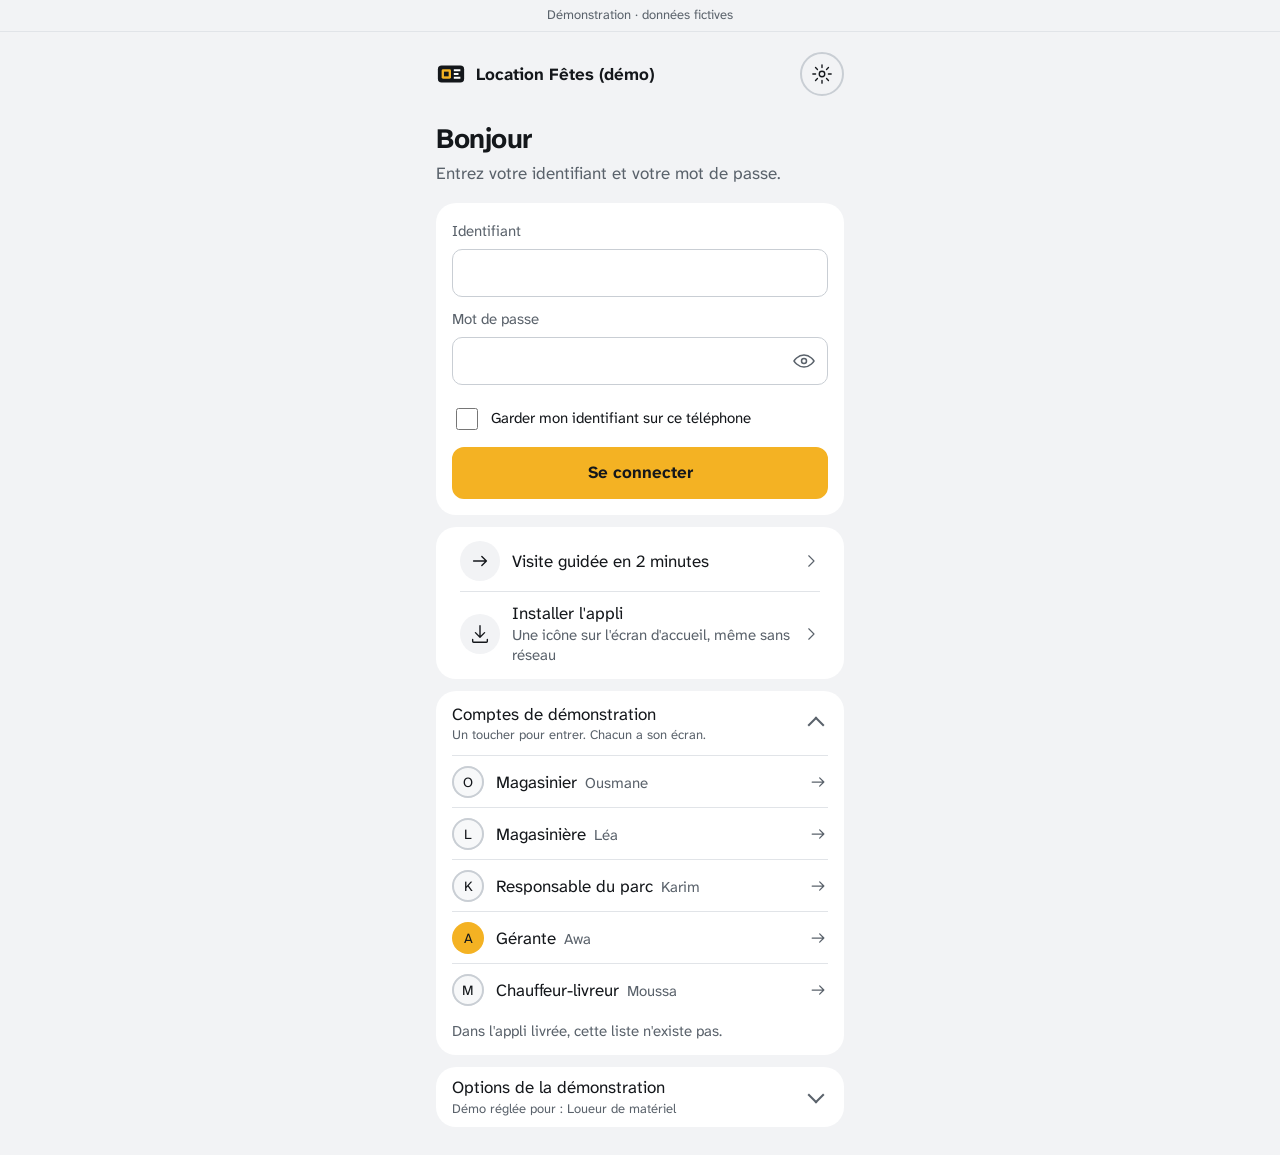
<file: index.html>
<!doctype html>
<html lang="fr">
<head>
<meta charset="utf-8">
<meta name="viewport" content="width=device-width, initial-scale=1, viewport-fit=cover">
<title>Stockclair · démonstration</title>
<meta name="description" content="Démonstration de Stockclair : le suivi du stock et du matériel par étiquettes QR. Sorties, retours, comptages, pertes et commandes, sur téléphone et sur ordinateur.">
<meta name="theme-color" content="#f2f3f5">
<script>/* Thème avant l'affichage, pour éviter un flash blanc en mode sombre */try{var c=localStorage.getItem("rayon-theme")||"clair";if(c==="auto")c=matchMedia("(prefers-color-scheme: dark)").matches?"sombre":"clair";document.documentElement.dataset.theme=c}catch(e){}</script>
<meta property="og:title" content="Stockclair · démonstration">
<meta property="og:description" content="Scanner une étiquette, savoir ce qui est au dépôt et ce qui est chez les clients.">
<meta property="og:image" content="https://demo.stockclair.com/partage.png">
<meta property="og:image:width" content="1200">
<meta property="og:image:height" content="630">
<meta property="og:url" content="https://demo.stockclair.com/">
<meta property="og:type" content="website">
<meta name="twitter:card" content="summary_large_image">
<link rel="icon" href="icone.svg" type="image/svg+xml">
<link rel="apple-touch-icon" href="icone-192.png">
<meta name="mobile-web-app-capable" content="yes">
<meta name="apple-mobile-web-app-capable" content="yes">
<meta name="apple-mobile-web-app-title" content="Stockclair">
<meta name="apple-mobile-web-app-status-bar-style" content="default">
<link rel="manifest" href="manifest.webmanifest">
<link rel="preload" href="polices/atkinson-hyperlegible-next-latin.woff2" as="font" type="font/woff2" crossorigin>
<link rel="stylesheet" href="styles.css">
</head>
<body>
<div id="racine"></div>
<noscript><p style="padding:24px;font-family:sans-serif">Cette démonstration a besoin de JavaScript. Activez-le dans votre navigateur, puis rechargez la page.</p></noscript>
<script src="data.js"></script>
<script src="metiers.js"></script>
<script src="graphes.js"></script>
<script src="plus.js"></script>
<script src="outils.js"></script>
<script src="config.js"></script>
<script src="blocs.js"></script>
<script src="controles.js"></script>
<script src="lieux.js"></script>
<script src="groupe.js"></script>
<script src="articles.js"></script>
<script src="equipe.js"></script>
<script src="visites.js"></script>
<script src="xlsx.js"></script>
<script src="documents.js"></script>
<script src="etiquettes.js"></script>
<script src="espace.js"></script>
<script src="liste.js"></script>
<script src="app.js"></script>
<script src="essai.js"></script>
</body>
</html>
</file>
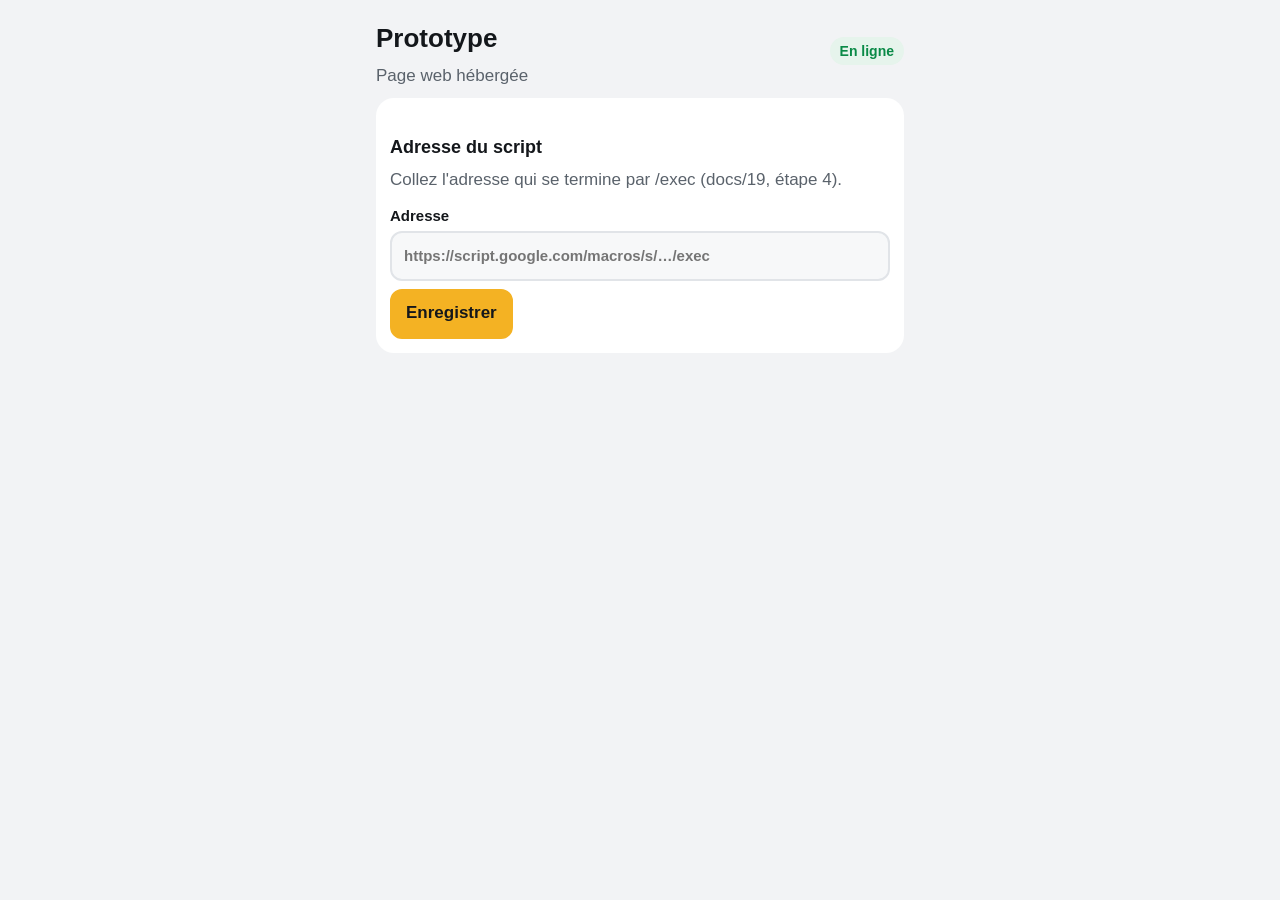
<file: prototype.html>
<!doctype html>
<html lang="fr">
<head>
<meta charset="utf-8">
<meta name="viewport" content="width=device-width, initial-scale=1, viewport-fit=cover">
<title>Prototype stock · sans AppSheet</title>
<!-- Une seule page, deux façons de l'ouvrir :
     1. servie par Google (adresse du script) : elle parle au script par google.script.run ;
     2. hébergée comme la démo (page web) : elle parle au script par son adresse /exec.
     Les deux servent à comparer la caméra, la vitesse et le hors ligne (docs/19). -->
<style>
:root { --fond: #f2f3f5; --carte: #fff; --carte2: #f7f8f9; --trait: #e1e4e8; --encre: #14171b; --gris: #5a626b; --marque: #f4b223; --sortie: #e4570f; --retour: #0a8a47; --compter: #1f5fd1; --alerte: #d42020; }
* { box-sizing: border-box; }
body { margin: 0; background: var(--fond); color: var(--encre); font: 17px/1.45 "Segoe UI", Roboto, Arial, sans-serif; }
main { max-width: 560px; margin: 0 auto; padding: 14px 16px 60px; }
h1 { font-size: 26px; margin: 6px 0; } h2 { font-size: 18px; margin: 22px 0 8px; }
.sous { color: var(--gris); margin: 0 0 12px; }
.bloc { background: var(--carte); border-radius: 18px; padding: 14px; margin: 10px 0; }
label { display: grid; gap: 4px; font-weight: 700; font-size: 15px; margin: 8px 0; }
input, select { height: 50px; border-radius: 12px; border: 2px solid var(--trait); padding: 0 12px; font: inherit; background: var(--carte2); color: inherit; width: 100%; }
button, .btn { min-height: 50px; border-radius: 12px; border: 2px solid #c9ced4; background: var(--carte); color: var(--encre); font: inherit; font-weight: 700; padding: 0 14px; cursor: pointer; }
.plein { background: var(--marque); border-color: var(--marque); }
.ligne { display: flex; gap: 8px; flex-wrap: wrap; } .ligne > * { flex: 1 1 140px; }
.etat { display: inline-flex; gap: 6px; align-items: center; font-weight: 800; font-size: 14px; padding: 4px 10px; border-radius: 999px; background: #e6f4ec; color: var(--retour); }
.etat.hors { background: #fdf3dc; color: #8a5d00; }
.haut { display: flex; justify-content: space-between; align-items: center; gap: 8px; flex-wrap: wrap; }
.articles { display: grid; gap: 8px; }
.article { display: grid; grid-template-columns: 1fr auto; gap: 8px; align-items: center; background: var(--carte2); border-radius: 14px; padding: 10px 12px; border: 2px solid transparent; text-align: left; }
.article.choisi { border-color: var(--marque); }
.article b { display: block; } .article small { color: var(--gris); } .article .n { font-size: 26px; font-weight: 800; }
.sortie { background: var(--sortie); border-color: var(--sortie); color: #fff; } .retour { background: var(--retour); border-color: var(--retour); color: #fff; }
.journal { font: 13px/1.5 Consolas, monospace; background: #14171b; color: #e9eef8; border-radius: 14px; padding: 12px; max-height: 320px; overflow: auto; white-space: pre-wrap; }
.message { color: var(--alerte); font-weight: 700; min-height: 22px; }
video { width: 100%; border-radius: 14px; background: #000; max-height: 50vh; object-fit: cover; }
.cache { display: none; }
.chiffres { display: grid; grid-template-columns: repeat(3, 1fr); gap: 8px; text-align: center; }
.chiffres b { display: block; font-size: 22px; } .chiffres small { color: var(--gris); font-size: 12px; font-weight: 700; }
</style>
</head>
<body>
<main id="racine"></main>
<script>
"use strict";
/* ---------------- Transport : page Google ou page web ---------------- */
const SERVIE_PAR_GOOGLE = !!(window.google && google.script && google.script.run);
const q = new URLSearchParams(location.search);
let API = q.get("api") || (() => { try { return localStorage.getItem("proto-api") || ""; } catch (e) { return ""; } })();
if (q.get("api")) try { localStorage.setItem("proto-api", API); } catch (e) {}
function appeler(requete) {
  const t0 = performance.now(), fin = r => Object.assign(r, { totalMs: Math.round(performance.now() - t0) });
  if (SERVIE_PAR_GOOGLE) return new Promise((ok, ko) => google.script.run.withSuccessHandler(r => ok(fin(r))).withFailureHandler(e => ko(e)).api(JSON.stringify(requete)));
  // text/plain : pas de requête préalable du navigateur, le script répond directement
  return fetch(API, { method: "POST", body: JSON.stringify(requete), headers: { "Content-Type": "text/plain;charset=utf-8" }, redirect: "follow" }).then(r => r.json()).then(fin);
}

/* ---------------- État local ---------------- */
const lire = (k, d) => { try { return JSON.parse(localStorage.getItem(k)) || d; } catch (e) { return d; } };
const ecrireL = (k, v) => { try { localStorage.setItem(k, JSON.stringify(v)); } catch (e) {} };
let session = lire("proto-session", null);              // { jeton, nom, role }
let attente = lire("proto-attente", []);                 // gestes pas encore envoyés
let serveur = lire("proto-serveur", { articles: [], mouvements: [] });
let choisi = null, envoiEnCours = false, dernier = null, msg = "";
const journal = lire("proto-journal", []);
function noter(t) { journal.unshift(new Date().toLocaleTimeString("fr-FR") + "  " + t); journal.length = Math.min(journal.length, 200); ecrireL("proto-journal", journal); const j = document.querySelector(".journal"); if (j) j.textContent = journal.join("\n"); }
const idUnique = () => (crypto.randomUUID ? crypto.randomUUID() : Date.now().toString(36) + Math.random().toString(36).slice(2, 12));
const SIGNE = { "Prêt": -1, "Retour": 1, "Sortie": -1, "Entrée": 1, "Perte": -1, "Ajustement": 1 };
function stock(id) {
  const a = serveur.articles.find(x => x.id === id); if (!a) return 0;
  const vus = new Set(serveur.mouvements.map(m => m.client_id));
  return +a.stock_depart + serveur.mouvements.concat(attente.filter(m => !vus.has(m.client_id))).filter(m => m.article === id).reduce((t, m) => t + SIGNE[m.type] * m.qte, 0);
}
const esc = t => String(t).replace(/[&<>"]/g, c => ({ "&": "&amp;", "<": "&lt;", ">": "&gt;", '"': "&quot;" }[c]));

/* ---------------- Écrans ---------------- */
function rendre() {
  const r = document.getElementById("racine");
  const enLigne = navigator.onLine !== false;
  const tete = `<div class="haut"><div><h1>Prototype</h1><p class="sous" style="margin:0">${SERVIE_PAR_GOOGLE ? "Page servie par Google" : "Page web hébergée"}</p></div>
    <span class="etat ${enLigne ? "" : "hors"}">${enLigne ? "En ligne" : "Hors ligne"}${attente.length ? " · " + attente.length + " en attente" : ""}</span></div>`;
  if (!SERVIE_PAR_GOOGLE && !API) {
    r.innerHTML = tete + `<div class="bloc"><h2>Adresse du script</h2><p class="sous">Collez l'adresse qui se termine par /exec (docs/19, étape 4).</p>
      <form id="f-api"><label>Adresse<input name="api" required placeholder="https://script.google.com/macros/s/…/exec"></label><button class="plein">Enregistrer</button></form></div>`;
    document.getElementById("f-api").onsubmit = e => { e.preventDefault(); API = e.target.api.value.trim(); try { localStorage.setItem("proto-api", API); } catch (x) {} rendre(); };
    return;
  }
  if (!session) {
    r.innerHTML = tete + `<div class="bloc"><h2>Connexion</h2><form id="f-cnx">
      <label>Identifiant<input name="ident" autocomplete="username" autocapitalize="none" required></label>
      <label>Mot de passe<input name="mdp" type="password" autocomplete="current-password" required></label>
      <p class="message">${esc(msg)}</p><button class="plein">Se connecter</button></form>
      <p class="sous" style="margin-top:10px">Comptes de test : ousmane / depot-24 · lea / depot-25 · awa / gerant-24</p></div>
      ${blocJournal()}`;
    document.getElementById("f-cnx").onsubmit = connecter;
    brancherCopie();
    return;
  }
  const a = choisi && serveur.articles.find(x => x.id === choisi);
  r.innerHTML = tete + `<p class="sous">Connecté : <b>${esc(session.nom)}</b> · <button style="min-height:36px" id="b-sortir">Sortir</button></p>
  <div class="bloc"><h2 style="margin-top:0">1. Scanner</h2>
    <div class="ligne"><button class="plein" id="b-cam">Caméra en direct</button><label class="btn" style="display:flex;align-items:center;justify-content:center;margin:0">Photo de l'étiquette<input id="i-photo" class="cache" type="file" accept="image/*" capture="environment"></label></div>
    <div id="cam"></div>
    <form id="f-code" class="ligne" style="margin-top:8px"><input name="code" placeholder="Code : 1 à 4"><button>OK</button></form></div>
  <div class="bloc"><h2 style="margin-top:0">2. Un geste</h2>
    <div class="articles">${serveur.articles.map(x => `<button class="article ${x.id === choisi ? "choisi" : ""}" data-art="${x.id}"><span><b>${esc(x.nom)}</b><small>${x.id}</small></span><span class="n">${stock(x.id)}</span></button>`).join("") || `<p class="sous">Chargement…</p>`}</div>
    ${a ? `<div class="ligne" style="margin-top:10px"><input id="i-qte" type="number" inputmode="numeric" min="1" value="1" style="flex:0 0 90px"><button class="sortie" data-geste="Sortie">Sortie</button><button class="retour" data-geste="Entrée">Entrée</button></div>` : `<p class="sous" style="margin-top:8px">Touchez un objet, ou scannez-le.</p>`}
    <div class="chiffres" style="margin-top:12px"><div><b>${attente.length}</b><small>en attente</small></div><div><b>${dernier ? dernier.totalMs + " ms" : "—"}</b><small>dernier envoi</small></div><div><b>${dernier ? dernier.serveurMs + " ms" : "—"}</b><small>dont le script</small></div></div></div>
  <div class="bloc"><h2 style="margin-top:0">3. Essais</h2>
    <div class="ligne"><button id="b-vitesse">Vitesse : 5 lectures</button><button id="b-plusieurs">20 envois en même temps</button><button id="b-doublon">Renvoyer un lot déjà envoyé</button><button id="b-maj">Recharger le classeur</button></div></div>
  ${blocJournal()}`;
  brancher();
}
const blocJournal = () => `<div class="bloc"><div class="haut"><h2 style="margin:0">Journal des essais</h2><button id="b-copier" style="min-height:40px">Copier</button></div><div class="journal" style="margin-top:8px">${esc(journal.join("\n"))}</div></div>`;

function brancher() {
  const $ = id => document.getElementById(id);
  $("b-sortir").onclick = () => { session = null; ecrireL("proto-session", null); rendre(); };
  document.querySelectorAll("[data-art]").forEach(b => b.onclick = () => { choisi = b.dataset.art; rendre(); });
  document.querySelectorAll("[data-geste]").forEach(b => b.onclick = () => geste(b.dataset.geste, Math.max(1, Math.floor(+$("i-qte").value || 1))));
  $("b-cam").onclick = cameraDirecte;
  $("i-photo").onchange = e => lirePhoto(e.target.files[0]);
  $("f-code").onsubmit = e => { e.preventDefault(); trouve(e.target.code.value); };
  $("b-vitesse").onclick = essaiVitesse; $("b-plusieurs").onclick = essaiPlusieurs; $("b-doublon").onclick = essaiDoublon; $("b-maj").onclick = () => charger(true);
  brancherCopie();
}
function brancherCopie() { const b = document.getElementById("b-copier"); if (b) b.onclick = async () => { try { await navigator.clipboard.writeText(journal.join("\n")); b.textContent = "Copié"; } catch (e) { prompt("Résultats :", journal.join("\n")); } }; }

/* ---------------- Connexion et chargement ---------------- */
async function connecter(e) {
  e.preventDefault();
  try {
    const r = await appeler({ action: "connexion", identifiant: e.target.ident.value, mdp: e.target.mdp.value });
    noter(`Connexion ${r.ok ? "réussie" : "refusée"} : ${r.totalMs} ms (script ${r.serveurMs} ms)${r.ok ? "" : " · " + r.erreur}`);
    if (!r.ok) { msg = r.erreur; return rendre(); }
    session = { jeton: r.jeton, nom: r.nom, role: r.role }; ecrireL("proto-session", session); msg = "";
    rendre(); charger(true);
  } catch (x) { msg = "Pas de réponse du script. Vérifiez l'adresse et le réseau."; noter("Connexion impossible : " + (x.message || x)); rendre(); }
}
async function charger(bruit) {
  if (!session || navigator.onLine === false) return;
  try {
    const r = await appeler({ action: "etat", jeton: session.jeton });
    if (!r.ok) { noter("Lecture refusée : " + r.erreur); if (/connect/i.test(r.erreur)) { session = null; ecrireL("proto-session", null); } return rendre(); }
    serveur = { articles: r.articles, mouvements: r.mouvements }; ecrireL("proto-serveur", serveur);
    if (bruit) noter(`Classeur lu : ${r.mouvements.length} mouvements en ${r.totalMs} ms (script ${r.serveurMs} ms)`);
    rendre();
  } catch (x) { noter("Lecture impossible : " + (x.message || x)); }
}

/* ---------------- Geste, file d'attente, envoi ---------------- */
function geste(type, qte) {
  // L'écran change tout de suite ; l'envoi part en arrière-plan, ou plus tard sans réseau
  attente.push({ client_id: idUnique(), date: Date.now(), article: choisi, type, qte, evenement: "Prototype" });
  ecrireL("proto-attente", attente); rendre(); envoyer();
}
async function envoyer() {
  if (envoiEnCours || !attente.length || !session || navigator.onLine === false) return;
  envoiEnCours = true;
  const lot = attente.slice(0, 50);
  try {
    const r = await appeler({ action: "ecrire", jeton: session.jeton, mouvements: lot });
    if (r.ok) {
      const faits = new Set(r.ecrits.concat(r.doublons));
      lot.filter(m => faits.has(m.client_id)).forEach(m => serveur.mouvements.push(m));
      attente = attente.filter(m => !faits.has(m.client_id)); ecrireL("proto-attente", attente); ecrireL("proto-serveur", serveur);
      dernier = r; noter(`Envoi de ${lot.length} geste${lot.length > 1 ? "s" : ""} : ${r.totalMs} ms (script ${r.serveurMs} ms)${r.doublons.length ? ", " + r.doublons.length + " déjà reçu(s)" : ""}`);
    } else noter("Envoi refusé : " + r.erreur);
  } catch (x) { noter("Envoi impossible, nouvel essai dans 5 s : " + (x.message || x)); setTimeout(envoyer, 5000); }
  envoiEnCours = false; rendre();
  if (attente.length) setTimeout(envoyer, 300);
}
window.addEventListener("online", () => { noter("Réseau revenu : envoi de ce qui attendait."); rendre(); envoyer(); });
window.addEventListener("offline", () => { noter("Réseau perdu : les gestes sont gardés sur le téléphone."); rendre(); });
setInterval(() => { if (!attente.length) charger(false); }, 20000);

/* ---------------- Scan : caméra en direct, ou photo de l'étiquette ---------------- */
function trouve(texte) {
  const m = String(texte).toUpperCase().match(/ART-\d{4}/), id = m ? m[0] : "ART-" + String(texte).replace(/\D/g, "").padStart(4, "0");
  if (!serveur.articles.some(a => a.id === id)) { noter("Code non reconnu : " + texte); return false; }
  choisi = id; noter("Objet reconnu : " + id); rendre(); return true;
}
// Le lecteur de QR : d'abord la copie livrée avec la page (marche sans réseau), sinon le CDN (page servie par Google).
const chargerUn = src => new Promise((ok, ko) => { const s = document.createElement("script"); s.src = src; s.onload = ok; s.onerror = ko; document.head.appendChild(s); });
const chargerJsQR = () => window.jsQR ? Promise.resolve() : chargerUn("lib/jsQR.js").catch(() => chargerUn("https://cdn.jsdelivr.net/npm/jsqr@1.4.0/dist/jsQR.js"));
async function cameraDirecte() {
  const zone = document.getElementById("cam");
  if (!navigator.mediaDevices || !navigator.mediaDevices.getUserMedia) { noter("Caméra en direct : non disponible sur cette page."); return; }
  let flux;
  try { flux = await navigator.mediaDevices.getUserMedia({ video: { facingMode: "environment" }, audio: false }); }
  catch (e) { noter(`Caméra en direct : REFUSÉE (${e.name}${e.message ? " · " + e.message : ""}). Essayez « Photo de l'étiquette ».`); return; }
  noter("Caméra en direct : AUTORISÉE.");
  zone.innerHTML = `<video playsinline muted></video><button id="b-stop" style="width:100%;margin-top:6px">Arrêter</button>`;
  const v = zone.querySelector("video"); v.srcObject = flux; await v.play();
  let fini = false; const stop = () => { fini = true; flux.getTracks().forEach(t => t.stop()); zone.innerHTML = ""; };
  document.getElementById("b-stop").onclick = stop;
  let lire;
  if ("BarcodeDetector" in window) { const d = new BarcodeDetector({ formats: ["qr_code"] }); lire = async () => { const r = await d.detect(v); return r[0] && r[0].rawValue; }; }
  else { await chargerJsQR(); const cv = document.createElement("canvas"), cx = cv.getContext("2d", { willReadFrequently: true }); lire = async () => { if (!v.videoWidth) return null; const k = Math.min(1, 640 / v.videoWidth); cv.width = v.videoWidth * k; cv.height = v.videoHeight * k; cx.drawImage(v, 0, 0, cv.width, cv.height); const r = jsQR(cx.getImageData(0, 0, cv.width, cv.height).data, cv.width, cv.height); return r && r.data; }; }
  const t0 = performance.now();
  const boucle = async () => { if (fini) return; try { const t = await lire(); if (t && trouve(t)) { noter(`Scan réussi en ${Math.round(performance.now() - t0)} ms.`); return stop(); } } catch (e) {} setTimeout(boucle, 200); };
  boucle();
}
async function lirePhoto(f) {
  if (!f) return;
  try {
    await chargerJsQR();
    const im = await createImageBitmap(f), k = Math.min(1, 1200 / Math.max(im.width, im.height)), cv = document.createElement("canvas");
    cv.width = im.width * k; cv.height = im.height * k; const cx = cv.getContext("2d"); cx.drawImage(im, 0, 0, cv.width, cv.height);
    const r = jsQR(cx.getImageData(0, 0, cv.width, cv.height).data, cv.width, cv.height);
    if (r && trouve(r.data)) noter("Photo de l'étiquette : lue."); else noter("Photo de l'étiquette : QR illisible, reprenez la photo de plus près.");
  } catch (e) { noter("Photo de l'étiquette : erreur " + (e.message || e)); }
}

/* ---------------- Essais ---------------- */
async function essaiVitesse() {
  const t = [];
  for (let i = 0; i < 5; i++) { const r = await appeler({ action: "etat", jeton: session.jeton }); t.push(r.totalMs); }
  t.sort((a, b) => a - b);
  noter(`Vitesse, 5 lectures : médiane ${t[2]} ms, plus rapide ${t[0]} ms, plus lente ${t[4]} ms.`);
}
async function essaiPlusieurs() {
  if (!serveur.articles.length) return;
  const a = serveur.articles[0].id, ids = Array.from({ length: 20 }, idUnique);
  noter("20 envois en même temps, comme 20 téléphones…");
  const t0 = performance.now();
  const res = await Promise.allSettled(ids.map(id => appeler({ action: "ecrire", jeton: session.jeton, mouvements: [{ client_id: id, date: Date.now(), article: a, type: "Entrée", qte: 1, evenement: "Essai à plusieurs" }] })));
  const reussis = res.filter(x => x.status === "fulfilled" && x.value.ok).length;
  await charger(false);
  const presents = ids.filter(id => serveur.mouvements.filter(m => m.client_id === id).length === 1).length;
  noter(`20 envois : ${reussis} acceptés en ${Math.round(performance.now() - t0)} ms au total. Dans le classeur : ${presents} sur 20, chacun une seule fois. ${presents === 20 ? "RÉUSSI" : "ÉCHEC"}`);
  rendre();
}
async function essaiDoublon() {
  const m = serveur.mouvements.slice(-1)[0];
  if (!m) return noter("Faites d'abord un geste.");
  const r = await appeler({ action: "ecrire", jeton: session.jeton, mouvements: [m] });
  noter(`Renvoi d'un geste déjà reçu : ${r.ok && r.doublons.length === 1 && !r.ecrits.length ? "ignoré, pas de doublon. RÉUSSI" : "ÉCHEC " + JSON.stringify(r)}`);
}

rendre();
if (session) { charger(true); envoyer(); }
</script>
</body>
</html>
</file>
<file: styles.css>
/* Charte : docs/10_Charte_design.md
   Trois thèmes (clair par défaut, Anthracite et Nuit bleue au choix), un même langage :
   la couleur des actions ne change jamais de sens, seul le fond change.
   La profondeur vient des niveaux de surface. Le verre dépoli est réservé à ce qui flotte
   au-dessus du contenu : la barre du bas, l'en-tête, le cadre de connexion. */

/* ---------- Thème clair (par défaut) ---------- */
:root {
  color-scheme: light;
  --fond: #f2f3f5;        /* niveau 0 : le fond de l'appli */
  --carte: #ffffff;       /* niveau 1 : ce qu'on touche */
  --carte2: #f7f8f9;      /* niveau 2 : champs, boutons secondaires dans une carte */
  --trait: #e1e4e8;
  --trait-fort: #c9ced4;
  --encre: #14171b;
  --gris: #5a626b;
  --marque: #f4b223;      /* accent de la marque : sélection, action principale neutre */
  --sur-marque: #14171b;  /* texte posé sur l'accent, dans les deux thèmes */
  --marque-texte: #8a5d00;/* accent lisible en texte sur fond clair */
  --voile: rgba(20, 23, 27, .55);
  --sortie: #e4570f;
  --retour: #0a8a47;
  --compter: #1f5fd1;
  --alerte: #d42020;
  --attention: #d99a00;
  --neutre: #8c96a0;
  --depot: #3a4148;
  --photo: #ffffff;
  --r: 12px;
  --r-grand: 20px;
  --verre: rgba(255, 255, 255, .74);
  --verre-trait: rgba(20, 23, 27, .08);
  --flottant: 0 10px 30px rgba(20, 23, 27, .12);
  --halo: rgba(244, 178, 35, .20);
}

/* ---------- Thème sombre : anthracite profond, pas de gris moyen ---------- */
:root[data-theme="sombre"] {
  color-scheme: dark;
  --fond: #141619;
  --carte: #1e2125;
  --carte2: #282c31;
  --trait: #30353b;
  --trait-fort: #434950;
  --encre: #eceef1;
  --gris: #9ba3ac;
  --marque: #f5b82e;
  --sur-marque: #14171b;
  --marque-texte: #f5b82e;
  --voile: rgba(0, 0, 0, .62);
  --sortie: #e8621e;
  --retour: #1e9a57;
  --compter: #3d7bef;
  --alerte: #ff5a50;
  --attention: #f5b82e;
  --neutre: #7c8691;
  --depot: #c3c9d0;
  --photo: #ffffff;
  --verre: rgba(30, 33, 37, .74);
  --verre-trait: rgba(255, 255, 255, .08);
  --flottant: 0 10px 30px rgba(0, 0, 0, .45);
  --halo: rgba(245, 184, 46, .10);
}

/* ---------- Thème nuit bleue : marine profond, sélection en blanc glacé ---------- */
:root[data-theme="nuit"] {
  color-scheme: dark;
  --fond: #111a2c;
  --carte: #182339;
  --carte2: #213050;
  --trait: #263657;
  --trait-fort: #3a4d74;
  --encre: #e9eef8;
  --gris: #9aa8c3;
  --marque: #e9eef8;
  --sur-marque: #111a2c;
  --marque-texte: #e9eef8;
  --voile: rgba(4, 8, 18, .66);
  --sortie: #ea6a2a;
  --retour: #1f9e5b;
  --compter: #4680f2;
  --alerte: #ff5f62;
  --attention: #f6c445;
  --neutre: #7d8cab;
  --depot: #c4cee0;
  --photo: #ffffff;
  --verre: rgba(24, 35, 57, .74);
  --verre-trait: rgba(233, 238, 248, .10);
  --flottant: 0 10px 30px rgba(0, 0, 0, .5);
  --halo: rgba(70, 128, 242, .18);
}

/* Polices servies par l'appli elle-même (dossier polices/, licence OFL à côté) : rien n'est demandé à un autre site,
   et elles restent disponibles sans réseau. Un fichier à graisse variable par police et par alphabet ;
   chaque graisse utilisée est déclarée à part. Le latin étendu n'est téléchargé que si un texte en a besoin. */
@font-face { font-family: "Atkinson Hyperlegible Next"; font-style: normal; font-weight: 400; font-display: swap; src: url("polices/atkinson-hyperlegible-next-latin-ext.woff2") format("woff2"); unicode-range: U+0100-02BA, U+02BD-02C5, U+02C7-02CC, U+02CE-02D7, U+02DD-02FF, U+0304, U+0308, U+0329, U+1D00-1DBF, U+1E00-1E9F, U+1EF2-1EFF, U+2020, U+20A0-20AB, U+20AD-20C4, U+2113, U+2C60-2C7F, U+A720-A7FF; }
@font-face { font-family: "Atkinson Hyperlegible Next"; font-style: normal; font-weight: 400; font-display: swap; src: url("polices/atkinson-hyperlegible-next-latin.woff2") format("woff2"); unicode-range: U+0000-00FF, U+0131, U+0152-0153, U+02BB-02BC, U+02C6, U+02DA, U+02DC, U+0304, U+0308, U+0329, U+2000-206F, U+20AC, U+2122, U+2191, U+2193, U+2212, U+2215, U+FEFF, U+FFFD; }
@font-face { font-family: "Atkinson Hyperlegible Next"; font-style: normal; font-weight: 600; font-display: swap; src: url("polices/atkinson-hyperlegible-next-latin-ext.woff2") format("woff2"); unicode-range: U+0100-02BA, U+02BD-02C5, U+02C7-02CC, U+02CE-02D7, U+02DD-02FF, U+0304, U+0308, U+0329, U+1D00-1DBF, U+1E00-1E9F, U+1EF2-1EFF, U+2020, U+20A0-20AB, U+20AD-20C4, U+2113, U+2C60-2C7F, U+A720-A7FF; }
@font-face { font-family: "Atkinson Hyperlegible Next"; font-style: normal; font-weight: 600; font-display: swap; src: url("polices/atkinson-hyperlegible-next-latin.woff2") format("woff2"); unicode-range: U+0000-00FF, U+0131, U+0152-0153, U+02BB-02BC, U+02C6, U+02DA, U+02DC, U+0304, U+0308, U+0329, U+2000-206F, U+20AC, U+2122, U+2191, U+2193, U+2212, U+2215, U+FEFF, U+FFFD; }
@font-face { font-family: "Atkinson Hyperlegible Next"; font-style: normal; font-weight: 700; font-display: swap; src: url("polices/atkinson-hyperlegible-next-latin-ext.woff2") format("woff2"); unicode-range: U+0100-02BA, U+02BD-02C5, U+02C7-02CC, U+02CE-02D7, U+02DD-02FF, U+0304, U+0308, U+0329, U+1D00-1DBF, U+1E00-1E9F, U+1EF2-1EFF, U+2020, U+20A0-20AB, U+20AD-20C4, U+2113, U+2C60-2C7F, U+A720-A7FF; }
@font-face { font-family: "Atkinson Hyperlegible Next"; font-style: normal; font-weight: 700; font-display: swap; src: url("polices/atkinson-hyperlegible-next-latin.woff2") format("woff2"); unicode-range: U+0000-00FF, U+0131, U+0152-0153, U+02BB-02BC, U+02C6, U+02DA, U+02DC, U+0304, U+0308, U+0329, U+2000-206F, U+20AC, U+2122, U+2191, U+2193, U+2212, U+2215, U+FEFF, U+FFFD; }
@font-face { font-family: "Atkinson Hyperlegible Next"; font-style: normal; font-weight: 800; font-display: swap; src: url("polices/atkinson-hyperlegible-next-latin-ext.woff2") format("woff2"); unicode-range: U+0100-02BA, U+02BD-02C5, U+02C7-02CC, U+02CE-02D7, U+02DD-02FF, U+0304, U+0308, U+0329, U+1D00-1DBF, U+1E00-1E9F, U+1EF2-1EFF, U+2020, U+20A0-20AB, U+20AD-20C4, U+2113, U+2C60-2C7F, U+A720-A7FF; }
@font-face { font-family: "Atkinson Hyperlegible Next"; font-style: normal; font-weight: 800; font-display: swap; src: url("polices/atkinson-hyperlegible-next-latin.woff2") format("woff2"); unicode-range: U+0000-00FF, U+0131, U+0152-0153, U+02BB-02BC, U+02C6, U+02DA, U+02DC, U+0304, U+0308, U+0329, U+2000-206F, U+20AC, U+2122, U+2191, U+2193, U+2212, U+2215, U+FEFF, U+FFFD; }
@font-face { font-family: "Atkinson Hyperlegible Mono"; font-style: normal; font-weight: 500; font-display: swap; src: url("polices/atkinson-hyperlegible-mono-latin-ext.woff2") format("woff2"); unicode-range: U+0100-02BA, U+02BD-02C5, U+02C7-02CC, U+02CE-02D7, U+02DD-02FF, U+0304, U+0308, U+0329, U+1D00-1DBF, U+1E00-1E9F, U+1EF2-1EFF, U+2020, U+20A0-20AB, U+20AD-20C4, U+2113, U+2C60-2C7F, U+A720-A7FF; }
@font-face { font-family: "Atkinson Hyperlegible Mono"; font-style: normal; font-weight: 500; font-display: swap; src: url("polices/atkinson-hyperlegible-mono-latin.woff2") format("woff2"); unicode-range: U+0000-00FF, U+0131, U+0152-0153, U+02BB-02BC, U+02C6, U+02DA, U+02DC, U+0304, U+0308, U+0329, U+2000-206F, U+20AC, U+2122, U+2191, U+2193, U+2212, U+2215, U+FEFF, U+FFFD; }
@font-face { font-family: "Atkinson Hyperlegible Mono"; font-style: normal; font-weight: 700; font-display: swap; src: url("polices/atkinson-hyperlegible-mono-latin-ext.woff2") format("woff2"); unicode-range: U+0100-02BA, U+02BD-02C5, U+02C7-02CC, U+02CE-02D7, U+02DD-02FF, U+0304, U+0308, U+0329, U+1D00-1DBF, U+1E00-1E9F, U+1EF2-1EFF, U+2020, U+20A0-20AB, U+20AD-20C4, U+2113, U+2C60-2C7F, U+A720-A7FF; }
@font-face { font-family: "Atkinson Hyperlegible Mono"; font-style: normal; font-weight: 700; font-display: swap; src: url("polices/atkinson-hyperlegible-mono-latin.woff2") format("woff2"); unicode-range: U+0000-00FF, U+0131, U+0152-0153, U+02BB-02BC, U+02C6, U+02DA, U+02DC, U+0304, U+0308, U+0329, U+2000-206F, U+20AC, U+2122, U+2191, U+2193, U+2212, U+2215, U+FEFF, U+FFFD; }

* { box-sizing: border-box; }
/* Comme une appli : pas de page qui se tire vers le bas ni qui rebondit, pas de zoom au double appui */
html { -webkit-text-size-adjust: 100%; background: var(--fond); overscroll-behavior: none; touch-action: manipulation; }
body {
  margin: 0; background: var(--fond); color: var(--encre);
  font-family: "Atkinson Hyperlegible Next", "Segoe UI", Roboto, Arial, sans-serif;
  font-size: 17px; line-height: 1.45;
}
button, input, select { font: inherit; color: inherit; }
button { cursor: pointer; -webkit-tap-highlight-color: transparent; }
:focus-visible { outline: 3px solid var(--marque); outline-offset: 2px; }
img { max-width: 100%; display: block; }
.code { font-family: "Atkinson Hyperlegible Mono", Consolas, monospace; font-weight: 700; letter-spacing: .02em; }
.cache { position: absolute; width: 1px; height: 1px; overflow: hidden; clip: rect(0 0 0 0); }
.vide { color: var(--gris); padding: 18px 0; }
h1 { font-size: 30px; line-height: 1.1; margin: 0 0 6px; font-weight: 700; letter-spacing: -.015em; }
h2 { font-size: 20px; margin: 30px 0 12px; font-weight: 700; }
.sous { color: var(--gris); margin: 0 0 16px; }
.lien { background: none; border: 0; padding: 0; text-decoration: underline; text-underline-offset: 3px; font-weight: 400; color: var(--encre); }
input, select { background: var(--carte2); color: var(--encre); }
::placeholder { color: var(--gris); opacity: 1; }

/* Bandeau de démonstration, discret et identique partout */
.demo { font-size: 13px; color: var(--gris); text-align: center; padding: 6px 12px; border-bottom: 1px solid var(--trait); background: var(--fond); }

/* ---------- Boutons communs ---------- */
.btn { display: flex; align-items: center; justify-content: center; gap: 10px; min-height: 52px; padding: 0 18px; width: 100%;
  border-radius: var(--r); border: 2px solid var(--trait-fort); background: var(--carte); color: var(--encre); font-weight: 700; }
.btn svg { width: 24px; height: 24px; flex: none; }
.btn.plein { background: var(--marque); border-color: var(--marque); color: var(--sur-marque); }
.btn.petit { min-height: 42px; width: auto; font-size: 15px; }
.btn:active, .t-action:active, .t-scan:active, .tache:active, .bb-scan:active { transform: scale(.98); }

/* Bouton rond à contour, pour les actions de l'en-tête (thème, verrouiller) */
.rond { width: 44px; height: 44px; flex: none; border-radius: 50%; border: 2px solid var(--trait-fort); background: transparent; color: var(--encre);
  display: inline-flex; align-items: center; justify-content: center; padding: 0; }
.rond svg { width: 22px; height: 22px; }
.rond:hover { border-color: var(--encre); }

/* Avatar : initiales sur un disque, la couleur dit le rôle */
.avatar { width: 40px; height: 40px; flex: none; border-radius: 50%; display: inline-flex; align-items: center; justify-content: center;
  font-weight: 700; font-size: 16px; background: var(--carte2); color: var(--encre); box-shadow: inset 0 0 0 2px var(--trait-fort); }
.avatar.grand { width: 64px; height: 64px; font-size: 24px; }
.avatar.direction { background: var(--marque); color: var(--sur-marque); box-shadow: none; }

.vignette { background: var(--photo); border-radius: 10px; overflow: hidden; aspect-ratio: 1; }
.vignette img { width: 100%; height: 100%; object-fit: cover; }
.vignette.pic { background: var(--carte2); color: var(--encre); display: flex; align-items: center; justify-content: center; padding: 12px; }
.etat { display: inline-flex; align-items: center; gap: 6px; font-weight: 700; font-size: 15px; }
.etat i { width: 12px; height: 12px; border-radius: 50%; background: var(--retour); }
.etat.bas i { background: var(--attention); }
.etat.zero i, .etat.sorti i { background: var(--alerte); }

/* Jauge en anneau : une valeur sur un maximum, le chiffre au centre */
.anneau { position: relative; width: 168px; height: 168px; margin: 0 auto; }
.anneau svg { width: 100%; height: 100%; transform: rotate(-90deg); }
.anneau .piste { stroke: var(--trait); }
.anneau .centre { position: absolute; top: 0; right: 0; bottom: 0; left: 0; display: flex; flex-direction: column; align-items: center; justify-content: center; text-align: center; }
.anneau .centre b { font-size: 48px; line-height: 1; font-weight: 700; letter-spacing: -.02em; }
.anneau .centre small { font-size: 13px; color: var(--gris); font-weight: 700; margin-top: 4px; }
.anneau.petit { width: min(112px, 100%); height: auto; aspect-ratio: 1; }
.anneau.petit .centre b { font-size: clamp(20px, 6.4vw, 28px); }
.anneau.petit .centre small { font-size: 12px; max-width: 76%; line-height: 1.2; }

/* =========================================================
   VERRE : seulement ce qui flotte au-dessus du contenu
   ========================================================= */
.verre { background: var(--verre); -webkit-backdrop-filter: blur(18px) saturate(1.5); backdrop-filter: blur(18px) saturate(1.5); border: 1px solid var(--verre-trait); }
@supports not ((backdrop-filter: blur(1px)) or (-webkit-backdrop-filter: blur(1px))) { .verre { background: var(--carte); } }
/* Un halo très léger de l'accent en haut de page : c'est lui qu'on voit à travers le verre */
body::before { content: ""; position: fixed; z-index: -1; top: -30vh; left: -20vw; right: -20vw; height: 70vh; pointer-events: none;
  background: radial-gradient(closest-side, var(--halo), transparent); }

/* =========================================================
   CONNEXION : identifiant et mot de passe, personne n'est affiché
   ========================================================= */
.connexion { min-height: 100vh; max-width: 440px; margin: 0 auto; padding: 20px 16px 28px; display: flex; flex-direction: column; }
.connexion .barre { display: flex; justify-content: space-between; align-items: center; }
.c-tete { margin: 44px 0 18px; }
.c-tete h1 { font-size: 36px; }
.c-tete.centre { text-align: center; display: grid; justify-items: center; gap: 8px; margin-top: 36px; }
.c-tete.centre h1 { font-size: 28px; margin: 0; }
.c-tete.centre .sous { margin: 0; }
.c-form { border-radius: 24px; padding: 8px 16px 18px; box-shadow: var(--flottant); }
.c-form .message { color: var(--alerte); font-weight: 700; min-height: 22px; margin: 2px 0 10px; font-size: 15px; }
.mdp { position: relative; display: block; }
.mdp input { width: 100%; padding-right: 52px !important; }
.mdp .voir { position: absolute; right: 2px; top: 2px; width: 44px; height: 44px; border: 0; background: none; color: var(--gris); display: flex; align-items: center; justify-content: center; border-radius: 10px; }
.mdp .voir svg { width: 24px; height: 24px; }
.mdp .voir.actif { color: var(--encre); }
.case { display: flex; gap: 10px; align-items: center; font-weight: 400; font-size: 15px; min-height: 44px; }
.case input { width: 22px; height: 22px; accent-color: var(--marque); flex: none; }
.c-demo { margin-top: 16px; background: var(--carte); border-radius: 18px; padding: 0 16px; }
.c-demo summary { min-height: 52px; display: flex; align-items: center; font-weight: 700; cursor: pointer; }
.c-demo .sous { margin: 0 0 10px; font-size: 14px; }
.c-comptes { display: grid; gap: 8px; padding-bottom: 14px; }
.c-comptes button { display: flex; justify-content: space-between; align-items: center; gap: 4px 10px; flex-wrap: wrap; text-align: left; border: 0; background: var(--carte2); color: var(--encre); border-radius: 12px; padding: 10px 14px; min-height: 52px; }
.c-comptes .code { color: var(--gris); font-size: 14px; }
.c-pied { margin-top: auto; padding-top: 24px; text-align: center; font-size: 15px; color: var(--gris); display: grid; gap: 4px; }
.c-pied p { margin: 8px 0 0; }
.logo-client { max-height: 32px; max-width: 120px; object-fit: contain; }

/* =========================================================
   PROFIL TERRAIN : photos, gros boutons, presque pas de texte
   ========================================================= */
main.t-main { max-width: 560px; margin: 0 auto; padding: 14px 16px 128px; }
.t-scan { display: block; width: 100%; border: 0; border-radius: var(--r-grand); background: var(--marque); color: var(--sur-marque); padding: 30px 20px 26px; text-align: center; }
.t-scan svg { width: 92px; height: 92px; margin: 0 auto 10px; display: block; }
.t-scan b { font-size: 28px; display: block; }
.t-scan span { font-weight: 600; opacity: .8; }
.t-ou { display: flex; gap: 8px; margin: 12px 0 22px; }
.t-ou input { flex: 1; min-width: 0; height: 54px; border-radius: var(--r); border: 2px solid var(--trait); background: var(--carte); padding: 0 14px; font-family: "Atkinson Hyperlegible Mono", monospace; font-size: 18px; text-transform: uppercase; }
.t-ou input:focus { border-color: var(--marque); outline: none; }
.t-tuiles { display: grid; grid-template-columns: 1fr 1fr; gap: 12px; }
.t-tuile { border: 0; border-radius: 18px; background: var(--carte); color: var(--encre); padding: 16px; text-align: left; min-height: 120px; display: grid; align-content: space-between; gap: 10px; }
.t-tuile .pastille { width: 52px; height: 52px; border-radius: 50%; background: var(--carte2); display: inline-flex; align-items: center; justify-content: center; }
.t-tuile svg { width: 28px; height: 28px; }
.t-tuile b { font-size: 18px; line-height: 1.2; }
.t-tuile small { display: block; color: var(--gris); font-size: 14px; }
.t-objet { text-align: center; }
.t-objet .vignette { width: min(52vw, 210px); margin: 6px auto 12px; border-radius: var(--r-grand); }
.t-objet h1 { font-size: 26px; }
.t-objet .anneau { margin-top: 10px; }
.t-stock { font-size: 64px; font-weight: 800; line-height: 1; margin: 8px 0 2px; }
.t-actions { display: grid; gap: 12px; margin-top: 20px; }
.t-action { display: grid; grid-template-columns: 56px 1fr; align-items: center; gap: 14px; border: 0; border-radius: 18px; padding: 14px 18px; color: #fff; text-align: left; font-size: 22px; font-weight: 800; min-height: 84px; }
.t-action svg { width: 46px; height: 46px; }
.t-action small { display: block; font-size: 15px; font-weight: 600; opacity: .92; }
.t-action.sortie { background: var(--sortie); }
.t-action.retour { background: var(--retour); }
.t-action.compter { background: var(--compter); }
.t-action.perte { background: transparent; color: var(--alerte); box-shadow: inset 0 0 0 2px var(--alerte); font-size: 18px; min-height: 64px; }
.t-liste { list-style: none; padding: 0; margin: 0; display: grid; gap: 10px; }
.t-liste button { width: 100%; display: grid; grid-template-columns: 64px 1fr auto; gap: 12px; align-items: center; border: 0; background: var(--carte); color: var(--encre); border-radius: 16px; padding: 8px 14px 8px 8px; text-align: left; }
.t-liste b { display: block; font-size: 17px; }
.t-liste small { color: var(--gris); }
.t-liste .n { font-size: 26px; font-weight: 800; }
.t-retour { display: grid; grid-template-columns: 64px 1fr 96px; gap: 12px; align-items: center; background: var(--carte); border-radius: 16px; padding: 8px; }
.t-retour input { height: 56px; font-size: 26px; font-weight: 800; text-align: center; border-radius: 12px; border: 2px solid var(--trait-fort); width: 100%; background: var(--carte2); }

/* Feuille de saisie (tous profils) */
.feuille { position: fixed; top: 0; right: 0; bottom: 0; left: 0; z-index: 15; background: var(--voile); -webkit-backdrop-filter: blur(3px); backdrop-filter: blur(3px); display: flex; align-items: flex-end; }
.feuille > div { background: var(--carte); color: var(--encre); border-radius: 24px 24px 0 0; padding: 22px 16px calc(20px + env(safe-area-inset-bottom)); width: 100%; max-width: 560px; margin: 0 auto; max-height: 92vh; overflow-y: auto; }
.feuille > div::before { content: ""; display: block; width: 44px; height: 5px; border-radius: 3px; background: var(--trait-fort); margin: -8px auto 14px; }
.feuille .tete { display: grid; grid-template-columns: 72px 1fr; gap: 12px; align-items: center; margin-bottom: 8px; }
.compteur { display: grid; grid-template-columns: 72px 1fr 72px; gap: 10px; margin: 14px 0 10px; }
.compteur button { height: 72px; border-radius: 50%; border: 2px solid var(--trait-fort); background: transparent; color: var(--encre); font-size: 34px; font-weight: 700; }
.compteur input { height: 72px; width: 100%; text-align: center; font-size: 44px; font-weight: 800; border-radius: 18px; border: 2px solid var(--trait-fort); background: var(--carte2); }
.compteur input:focus { border-color: var(--marque); outline: none; }
.rapides { display: flex; gap: 8px; flex-wrap: wrap; }
.rapides button { border: 0; background: var(--carte2); color: var(--encre); border-radius: 999px; padding: 8px 16px; font-weight: 700; }
.choix { display: grid; gap: 8px; margin-top: 14px; }
.choix label { display: flex; gap: 10px; align-items: center; background: var(--carte2); border-radius: 12px; padding: 12px 14px; font-weight: 600; }
.choix label:has(input:checked) { box-shadow: inset 0 0 0 2px var(--marque); }
.choix input { width: 22px; height: 22px; accent-color: var(--marque); }
.valider { display: grid; grid-template-columns: 1fr 2fr; gap: 10px; margin-top: 18px; }
.champ { display: grid; gap: 6px; margin: 12px 0; font-weight: 700; font-size: 15px; }
.champ input, .champ select { height: 52px; border-radius: var(--r); border: 2px solid var(--trait); padding: 0 14px; font-weight: 600; font-size: 17px; }
.champ input:focus, .champ select:focus { border-color: var(--marque); outline: none; }

/* Caméra */
.camera { position: fixed; top: 0; right: 0; bottom: 0; left: 0; z-index: 20; background: #000; display: flex; flex-direction: column; }
.camera video { flex: 1; width: 100%; min-height: 0; object-fit: cover; }
.camera .viseur { position: absolute; top: 0; left: 0; right: 0; bottom: 120px; display: flex; align-items: center; justify-content: center; pointer-events: none; }
.camera .viseur div { width: min(66vw, 300px); height: min(66vw, 300px); border: 4px solid var(--marque); border-radius: 24px; box-shadow: 0 0 0 999px rgba(0,0,0,.4); }
.camera .pied { padding: 16px 16px calc(16px + env(safe-area-inset-bottom)); background: #141619; color: #fff; display: grid; gap: 10px; text-align: center; }
.camera .pied .btn { background: transparent; color: #fff; border-color: #434950; }

/* =========================================================
   LA COQUE : en-tête en verre, barre flottante en bas, menu à gauche sur ordinateur
   ========================================================= */
.app { min-height: 100vh; }
.marque { display: flex; align-items: center; gap: 10px; font-weight: 700; font-size: 18px; color: var(--encre); min-width: 0; }
.marque svg { width: 30px; height: 30px; flex: none; }
.marque span { white-space: nowrap; overflow: hidden; text-overflow: ellipsis; }
.haut { position: sticky; top: 0; z-index: 10; display: flex; align-items: center; gap: 10px; padding: 8px 12px; min-height: 62px; border-width: 0 0 1px; }
.haut-titre { flex: 1; min-width: 0; font-weight: 700; font-size: 18px; white-space: nowrap; overflow: hidden; text-overflow: ellipsis; }
.haut .outils { display: flex; gap: 8px; align-items: center; }
.avatar-btn { width: 44px; height: 44px; border: 0; padding: 0; background: none; border-radius: 50%; display: inline-flex; align-items: center; justify-content: center; }
main.b-main { max-width: 1160px; margin: 0 auto; padding: 14px 16px 128px; }

/* Barre du bas : trois raccourcis, Scanner au milieu, « Plus » pour le reste. Elle flotte, on voit le contenu à travers. */
.barre-bas { position: fixed; z-index: 12; left: 12px; right: 12px; bottom: calc(10px + env(safe-area-inset-bottom)); max-width: 520px; margin: 0 auto; height: 72px;
  border-radius: 26px; display: grid; grid-template-columns: repeat(5, minmax(0, 1fr)); align-items: center; padding: 0 6px; box-shadow: var(--flottant); }
.barre-bas button { border: 0; background: none; color: var(--gris); display: grid; justify-items: center; align-content: center; gap: 3px; font-size: 12px; font-weight: 700;
  min-height: 58px; padding: 0 2px; border-radius: 18px; position: relative; min-width: 0; }
.barre-bas button svg { width: 25px; height: 25px; }
.barre-bas button span { max-width: 100%; overflow: hidden; text-overflow: ellipsis; white-space: nowrap; }
.barre-bas button[aria-current="page"] { color: var(--encre); }
.barre-bas button[aria-current="page"]::after { content: ""; position: absolute; bottom: 3px; width: 18px; height: 4px; border-radius: 2px; background: var(--marque); }
.barre-bas .bb-scan { width: 66px; height: 66px; min-height: 66px; justify-self: center; border-radius: 50%; background: var(--marque); color: var(--sur-marque); margin-top: -34px;
  display: flex; align-items: center; justify-content: center; box-shadow: 0 8px 18px color-mix(in srgb, var(--marque) 40%, transparent), 0 0 0 6px var(--fond); }
.barre-bas .bb-scan svg { width: 34px; height: 34px; }
.barre-bas.mini { position: static; margin: 22px 0 6px; max-width: 420px; }
.barre-bas.mini button[disabled] { cursor: default; opacity: 1; }

/* Menu à gauche, sur ordinateur : la version web du responsable et du gérant */
.cote { display: none; }
.cote nav { display: grid; gap: 2px; }
.cote h4 { margin: 14px 12px 4px; font-size: 13px; color: var(--gris); font-weight: 700; }
.cote nav button { display: flex; align-items: center; gap: 12px; border: 0; background: none; color: var(--encre); padding: 10px 12px; border-radius: 12px; font-weight: 700; min-height: 44px; text-align: left; }
.cote nav button svg { width: 22px; height: 22px; color: var(--gris); flex: none; }
.cote nav button:hover { background: var(--carte2); }
.cote nav button[aria-current="page"] { background: var(--marque); color: var(--sur-marque); }
.cote nav button[aria-current="page"] svg { color: var(--sur-marque); }
.cote-pied { margin-top: auto; display: grid; gap: 12px; border-top: 1px solid var(--trait); padding-top: 14px; }
.moi { display: flex; align-items: center; gap: 10px; min-width: 0; }
.moi b { display: block; } .moi small { color: var(--gris); font-size: 14px; }
.cote-outils { display: flex; gap: 8px; }
@media (min-width: 960px) {
  .app { display: grid; grid-template-columns: 264px minmax(0, 1fr); grid-template-rows: auto auto 1fr; }
  .app > .demo { grid-column: 1 / -1; }
  .cote { display: flex; flex-direction: column; gap: 14px; grid-column: 1; grid-row: 2 / 4; position: sticky; top: 0; height: 100vh; overflow-y: auto;
    padding: 18px 14px; border-right: 1px solid var(--trait); background: var(--carte); }
  .haut, main { grid-column: 2; }
  .haut .avatar-btn { display: none; }
  .barre-bas:not(.mini) { display: none; }
  main.t-main, main.b-main { padding-bottom: 64px; }
  main.b-main { padding: 24px 32px 64px; margin: 0; }
}

/* =========================================================
   ACCUEIL EN BLOCS : réglé par rôle et par entreprise
   ========================================================= */
.salut { margin: 8px 0 18px; }
.salut .date { margin: 0; color: var(--gris); font-weight: 400; }
.salut .date::first-letter { text-transform: uppercase; }
.salut h1 { font-size: 34px; margin: 2px 0 0; }
.bento { display: grid; grid-template-columns: repeat(2, minmax(0, 1fr)); gap: 12px; align-items: start; }
.w { background: var(--carte); border-radius: 22px; padding: 16px; min-width: 0; }
.w-s { grid-column: span 1; align-self: stretch; }
.w-m, .w-l { grid-column: 1 / -1; }
@media (min-width: 1100px) {
  .bento { grid-template-columns: repeat(4, minmax(0, 1fr)); }
  .w-m { grid-column: span 2; }
}
.w.nu { background: none; padding: 0; }
.w .graphe { margin: 0; border-radius: 22px; }
.w h2, .w-titre { display: flex; align-items: center; gap: 8px; margin: 0 0 12px; font-size: 17px; font-weight: 700; }
.w-titre .compte { background: var(--carte2); border-radius: 999px; padding: 1px 10px; font-size: 14px; }
.w-titre svg { width: 22px; height: 22px; }
.w-entete { display: flex; justify-content: space-between; align-items: center; gap: 10px; flex-wrap: wrap; margin-bottom: 12px; }
.w-entete .w-titre, .w-entete .segments { margin: 0; }
.w .t-ou { margin-bottom: 0; }
.w .chiffres button, .w .cycle, .w .b-liste, .w .trio, .w .bon, .w .msg { background: var(--carte2); }
.w .cycle .rondv { background: var(--carte2); }
.w .b-liste button.l:hover { background: var(--trait); }
.w .bon { margin-bottom: 10px; }
.w.accent { background: var(--marque); color: var(--sur-marque); }
.w.accent small { color: inherit; opacity: .8; font-weight: 700; display: block; }
.w-plein { display: block; width: 100%; text-align: left; background: none; border: 0; color: inherit; padding: 0; font: inherit; }
.w-grand { display: block; font-size: clamp(36px, 10vw, 54px); font-weight: 700; letter-spacing: -.03em; line-height: 1.05; margin: 6px 0 4px; }
.w-moyen { display: block; font-size: 26px; font-weight: 700; letter-spacing: -.02em; line-height: 1.1; margin: 6px 0 2px; }
.w small { color: var(--gris); }
.w-jauge { text-align: center; }
.w-jauge p { margin: 8px 0 0; font-size: 14px; color: var(--gris); font-weight: 400; }
.chiffres button[disabled] { cursor: default; }

/* À faire : comme dans une appli de tâches, la couleur dit l'action */
.taches { list-style: none; margin: 0; padding: 0; display: grid; gap: 8px; }
.tache { width: 100%; display: grid; grid-template-columns: 46px minmax(0, 1fr) auto; gap: 12px; align-items: center; border: 0; background: var(--carte2); color: var(--encre);
  border-radius: 16px; padding: 10px 12px; text-align: left; min-height: 66px; }
.tache .pastille { width: 46px; height: 46px; border-radius: 14px; display: flex; align-items: center; justify-content: center; background: color-mix(in srgb, var(--c) 16%, transparent); color: var(--c); }
.tache .pastille svg { width: 26px; height: 26px; }
.tache b { display: block; font-size: 16px; line-height: 1.25; overflow-wrap: anywhere; }
.tache small { color: var(--gris); font-size: 14px; }
.tache .barre { display: block; height: 6px; border-radius: 3px; background: var(--trait); margin-top: 6px; overflow: hidden; }
.tache .barre i { display: block; height: 100%; background: var(--c); }
.tache .chev svg { width: 20px; height: 20px; color: var(--gris); }
.c-sortie { --c: var(--sortie); } .c-retour { --c: var(--retour); } .c-compter { --c: var(--compter); }
.c-alerte { --c: var(--alerte); } .c-attention { --c: var(--attention); } .c-marque { --c: var(--marque-texte); }

/* « Plus » : tous les écrans permis, en tuiles */
.plus-moi { display: flex; gap: 12px; align-items: center; margin-bottom: 4px; }
.plus-moi b { display: block; font-size: 19px; } .plus-moi small { color: var(--gris); }
.feuille h2 { font-size: 16px; margin: 18px 0 8px; }
.plus-grille { display: grid; grid-template-columns: repeat(3, minmax(0, 1fr)); gap: 8px; }
.plus-grille button { display: grid; justify-items: center; align-content: center; gap: 8px; text-align: center; border: 0; background: var(--carte2); color: var(--encre);
  border-radius: 18px; padding: 12px 4px; font-weight: 700; font-size: 14px; min-height: 96px; line-height: 1.2; }
.plus-grille .pastille { width: 44px; height: 44px; border-radius: 14px; background: var(--carte); display: flex; align-items: center; justify-content: center; }
.plus-grille svg { width: 24px; height: 24px; }
.plus-grille button[aria-current="page"] { box-shadow: inset 0 0 0 2px var(--marque); }
.valider.trois { grid-template-columns: repeat(3, 1fr); }
.valider.pile { grid-template-columns: 1fr; }
.ecarts { list-style: none; margin: 12px 0 0; padding: 0; display: grid; gap: 8px; }
.ecarts li { background: var(--carte2); border-radius: 12px; padding: 10px 14px; display: grid; gap: 2px; }
.ecarts li span { color: var(--gris); font-weight: 400; font-size: 15px; }
.valider.trois .btn { padding: 0 6px; font-size: 15px; gap: 6px; }
.valider.trois .btn svg { width: 20px; height: 20px; }

/* =========================================================
   ESPACE INSTALLATEUR
   ========================================================= */
.inst { max-width: 760px; margin: 0 auto; padding: 20px 16px 48px; }
.inst .barre { display: flex; justify-content: space-between; align-items: center; margin-bottom: 20px; }
.inst h3 { font-size: 18px; margin: 26px 0 4px; }
.inst .segments { display: flex; flex-wrap: wrap; }
.barre-choix { display: grid; grid-template-columns: repeat(3, minmax(0, 1fr)); gap: 8px; }
.barre-choix select, .w-edit select { height: 46px; width: 100%; min-width: 0; border-radius: 10px; border: 2px solid var(--trait-fort); padding: 0 8px; background: var(--carte); color: var(--encre); }
.w-edit { display: flex; flex-wrap: wrap; gap: 8px; align-items: center; padding: 10px 0; border-bottom: 1px solid var(--trait); }
.bloc .w-edit:last-child { border-bottom: 0; }
.w-edit b { flex: 1 1 100%; }
.w-edit select { flex: 1 1 120px; width: auto; }
.w-edit .fl { display: flex; gap: 4px; }
.w-edit .fl button { width: 44px; height: 44px; border-radius: 12px; border: 2px solid var(--trait-fort); background: none; color: var(--encre); font-weight: 700; font-size: 18px; }
.w-edit .fl button[disabled] { opacity: .35; }
.w-edit.ajout select { flex: 1 1 100%; }
@media (min-width: 600px) { .w-edit b { flex: 1 1 auto; } .w-edit select { flex: 0 0 170px; } .w-edit.ajout select { flex: 1 1 100%; } }

.chiffres { display: grid; grid-template-columns: repeat(2, 1fr); gap: 12px; }
@media (min-width: 720px) { .chiffres { grid-template-columns: repeat(4, 1fr); } }
.chiffres button { border: 0; background: var(--carte); color: var(--encre); border-radius: 16px; padding: 16px; text-align: left; display: grid; gap: 6px; }
.chiffres button:hover { box-shadow: inset 0 0 0 2px var(--trait-fort); }
.chiffres b { display: block; font-size: 38px; line-height: 1; letter-spacing: -.02em; }
.chiffres b.rouge { color: var(--alerte); }
.chiffres span { font-size: 14px; color: var(--gris); font-weight: 400; }
.b-liste { list-style: none; margin: 0; padding: 0; background: var(--carte); border-radius: 16px; overflow: hidden; }
.b-liste li + li { border-top: 1px solid var(--trait); }
.b-liste button.l { width: 100%; display: grid; grid-template-columns: 48px 1fr auto; gap: 12px; align-items: center; background: none; border: 0; color: var(--encre); padding: 10px 14px; text-align: left; }
.b-liste button.l:hover { background: var(--carte2); }
.b-liste .l .vignette { width: 48px; }
.b-liste .l b { display: block; font-weight: 700; }
.b-liste .l small { color: var(--gris); font-size: 14px; }
.b-liste .l .n { font-size: 22px; font-weight: 700; text-align: right; }
.filtres { display: inline-flex; gap: 4px; flex-wrap: wrap; margin: 0 0 14px; background: var(--carte); border-radius: 999px; padding: 4px; }
.filtres button { border: 0; border-radius: 999px; padding: 8px 16px; font-weight: 700; background: transparent; color: var(--gris); font-size: 15px; }
.filtres button[aria-pressed="true"] { background: var(--marque); color: var(--sur-marque); }
table.t { width: 100%; border-collapse: collapse; font-size: 15px; background: var(--carte); border-radius: 16px; overflow: hidden; }
table.t th, table.t td { padding: 10px 14px; text-align: left; border-bottom: 1px solid var(--trait); vertical-align: top; }
table.t tr:last-child td { border-bottom: 0; }
table.t th { font-size: 13px; color: var(--gris); font-weight: 700; }
table.t td.n, table.t th.n { text-align: right; white-space: nowrap; font-weight: 700; }
table.t small { color: var(--gris); }
.defile { overflow-x: auto; -webkit-overflow-scrolling: touch; border-radius: 16px; }
.fiche { display: grid; gap: 18px; }
@media (min-width: 720px) { .fiche { grid-template-columns: 240px 1fr; align-items: start; } }
.fiche .vignette { border-radius: var(--r-grand); }
.fiche .entete { display: grid; grid-template-columns: 1fr auto; gap: 16px; align-items: center; }
.fiche dl { display: grid; grid-template-columns: 1fr 1fr; gap: 12px 18px; margin: 16px 0; background: var(--carte); border-radius: 16px; padding: 16px; }
.fiche dt { font-size: 13px; color: var(--gris); font-weight: 700; }
.fiche dd { margin: 0; font-weight: 700; font-size: 18px; }
.boutons { display: flex; gap: 8px; flex-wrap: wrap; }
.bon { background: var(--carte); border-radius: 16px; padding: 16px; margin-bottom: 14px; }
.bon header { display: flex; justify-content: space-between; gap: 10px; flex-wrap: wrap; margin-bottom: 10px; }
.bon table.t { background: var(--carte2); }
.docs { display: grid; gap: 12px; }
@media (min-width: 720px) { .docs { grid-template-columns: 1fr 1fr; } }
.doc-carte { display: grid; grid-template-columns: 52px 1fr; gap: 14px; align-items: center; border: 0; text-align: left; background: var(--carte); color: var(--encre); border-radius: 16px; padding: 14px; }
.doc-carte:hover { box-shadow: inset 0 0 0 2px var(--trait-fort); }
.doc-carte .pastille { width: 52px; height: 52px; border-radius: 50%; background: var(--carte2); display: inline-flex; align-items: center; justify-content: center; }
.doc-carte svg { width: 26px; height: 26px; }
.doc-carte b { display: block; }
.doc-carte small { color: var(--gris); }

/* =========================================================
   PROFIL DIRECTION : peu d'éléments, des montants, une tendance
   ========================================================= */
/* Abonnement, réglages, équipe */
.module { display: grid; grid-template-columns: 1fr auto; gap: 2px 14px; align-items: center; padding: 14px 0; border-bottom: 1px solid var(--trait); }
.module p { margin: 0; font-size: 14px; color: var(--gris); }
.module select { height: 44px; border-radius: 10px; border: 2px solid var(--trait); padding: 0 10px; grid-row: span 2; }
.inter { position: relative; width: 56px; height: 32px; grid-row: span 2; }
.inter input { position: absolute; top: 0; left: 0; width: 100%; height: 100%; opacity: 0; margin: 0; cursor: pointer; }
.inter span { position: absolute; top: 0; left: 0; right: 0; bottom: 0; border-radius: 999px; background: var(--trait-fort); pointer-events: none; transition: background .15s; }
.inter span::after { content: ""; position: absolute; top: 4px; left: 4px; width: 24px; height: 24px; border-radius: 50%; background: #fff; transition: transform .15s; }
.inter input:checked + span { background: var(--retour); }
.inter input:checked + span::after { transform: translateX(24px); }
.inter input:focus-visible + span { outline: 3px solid var(--marque); outline-offset: 2px; }
.total { display: flex; justify-content: space-between; align-items: baseline; gap: 10px; padding: 18px 0; font-weight: 700; font-size: 22px; }
.bloc { background: var(--carte); border-radius: 16px; padding: 4px 16px; }
.bloc .module:last-child { border-bottom: 0; }
.personne { display: grid; grid-template-columns: auto 1fr auto; gap: 12px; align-items: center; padding: 14px 0; border-bottom: 1px solid var(--trait); }
.bloc .personne:last-child { border-bottom: 0; }
.personne b { display: block; }
.personne small { color: var(--gris); }
.personne .actions { display: flex; gap: 8px; align-items: center; }
.personne.inactif b, .personne.inactif .avatar { opacity: .5; }
.puces { margin: 0; padding: 4px 0 4px 20px; }
.puces li { margin: 6px 0; }
.resultat { font-weight: 700; }
.resultat.ok { color: var(--retour); }
.resultat.ko { color: var(--alerte); }

/* Messages */
.toast { position: fixed; left: 16px; right: 16px; bottom: calc(16px + env(safe-area-inset-bottom)); z-index: 30; max-width: 520px; margin: 0 auto; background: var(--encre); color: var(--fond); padding: 14px 16px; border-radius: 14px; font-weight: 700; }
.msg { background: var(--carte); border-radius: 12px; padding: 10px 14px; margin-bottom: 8px; font-size: 15px; }
.msg small { display: block; color: var(--gris); }

/* Documents imprimables : toujours sur papier blanc, quel que soit le thème */
.feuille-doc { background: #fff; color: #000; padding: 24px; border-radius: 10px; max-width: 800px; }
.feuille-doc h1 { font-size: 24px; }
.feuille-doc table { width: 100%; border-collapse: collapse; font-size: 14px; margin: 12px 0; }
.feuille-doc th, .feuille-doc td { border: 1px solid #999; padding: 6px 8px; text-align: left; }
.feuille-doc .sign { display: grid; grid-template-columns: 1fr 1fr; gap: 20px; margin-top: 28px; }
.feuille-doc .sign div { border-top: 1px solid #000; padding-top: 6px; font-size: 13px; min-height: 60px; }
.planche { display: grid; grid-template-columns: repeat(auto-fill, minmax(250px, 1fr)); gap: 8px; }
.etiquette { background: #fff; color: #000; border: 1px dashed #888; display: grid; grid-template-columns: 96px 1fr; gap: 10px; padding: 10px; align-items: center; }
.etiquette svg { width: 96px; height: 96px; }
.etiquette b { display: block; font-size: 15px; line-height: 1.2; }
.etiquette .code { display: inline-block; background: #000; color: #fff; padding: 2px 6px; margin-top: 6px; font-size: 14px; }
@media print {
  :root { --fond: #fff; --carte: #fff; --encre: #000; }
  .demo, .haut, .cote, .barre-bas, .pas-imprimer, .toast { display: none !important; }
  body { background: #fff; }
  body::before { display: none; }
  .app { display: block; }
  main.b-main, main.t-main { padding: 0; max-width: none; }
  .feuille-doc { padding: 0; }
  .etiquette { break-inside: avoid; }
}
@media (max-width: 360px) {
  body { font-size: 16px; }
  .t-action { font-size: 19px; grid-template-columns: 44px 1fr; }
  .t-action svg { width: 40px; height: 40px; }
  .t-stock { font-size: 52px; }
  .anneau { width: 148px; height: 148px; }
}

/* Graphiques : une couleur = un sens, légende dès deux séries, valeurs au survol ou au toucher */
.graphe { background: var(--carte); border-radius: 16px; padding: 18px 18px 12px; margin-bottom: 14px; }
.graphe h3 { margin: 0; font-size: 17px; }
.graphe .q { margin: 2px 0 10px; font-size: 14px; color: var(--gris); }
.graphe svg { width: 100%; height: auto; display: block; overflow: visible; }
.graphe svg text { font-family: inherit; font-size: 12px; fill: var(--gris); }
.graphe svg .v { fill: var(--encre); font-weight: 700; }
.graphe [data-tip] { cursor: pointer; }
.legende { display: flex; gap: 16px; flex-wrap: wrap; font-size: 14px; color: var(--encre); margin: 0 0 8px; }
.legende span { display: inline-flex; align-items: center; gap: 6px; }
.legende i { width: 12px; height: 12px; border-radius: 3px; display: inline-block; }
.bulle { position: fixed; z-index: 40; pointer-events: none; background: var(--encre); color: var(--fond); font-size: 14px; padding: 8px 10px; border-radius: 10px; max-width: 240px; line-height: 1.35; }
.graphes { display: grid; gap: 14px; }
@media (min-width: 900px) { .graphes.deuxcol { grid-template-columns: 1fr 1fr; } }

/* Onglets segmentés (période, filtre) */
.segments { display: inline-flex; gap: 4px; background: var(--carte); border-radius: 999px; padding: 4px; margin: 0 0 14px; }
.segments button { border: 0; border-radius: 999px; padding: 8px 16px; font-weight: 700; background: transparent; color: var(--gris); font-size: 15px; }
.segments button[aria-pressed="true"] { background: var(--marque); color: var(--sur-marque); }

/* Trois chiffres côte à côte, avec l'évolution par rapport à la période précédente */
.trio { display: grid; grid-template-columns: repeat(3, 1fr); background: var(--carte); border-radius: 16px; }
.trio > div { padding: 14px 12px; text-align: center; }
.trio > div + div { border-left: 1px solid var(--trait); }
.trio small { display: block; font-size: 13px; color: var(--gris); font-weight: 700; }
.trio b { display: block; font-size: 20px; margin: 4px 0 2px; white-space: nowrap; }
.trio .delta { font-size: 13px; font-weight: 700; color: var(--gris); }
.trio .delta.mieux { color: var(--retour); }
.trio .delta.pire { color: var(--alerte); }
@media (max-width: 400px) { .trio b { font-size: 16px; } }

/* Deux jauges côte à côte */
.paire { display: grid; grid-template-columns: 1fr 1fr; gap: 12px; margin-top: 14px; }
.paire > div { background: var(--carte); border-radius: 16px; padding: 16px 10px 14px; text-align: center; }
.paire p { margin: 10px 0 0; font-size: 14px; color: var(--gris); font-weight: 400; }

/* Le cycle du matériel : des cercles reliés par des flèches */
.cycle { display: grid; grid-template-columns: repeat(4, 1fr); gap: 8px; background: var(--carte); border-radius: 16px; padding: 18px 10px 14px; }
.cycle button { border: 0; background: none; color: var(--encre); display: grid; justify-items: center; gap: 8px; position: relative; padding: 0; }
.cycle .rondv { width: 76px; height: 76px; border-radius: 50%; border: 5px solid var(--c, var(--trait-fort)); display: flex; align-items: center; justify-content: center; font-size: 22px; font-weight: 700; background: var(--carte); position: relative; z-index: 1; }
.cycle button:not(:last-child)::after { content: ""; position: absolute; top: 38px; left: calc(50% + 40px); width: calc(100% - 72px); border-top: 2px dashed var(--trait-fort); }
.cycle span { font-size: 13px; font-weight: 700; color: var(--gris); text-align: center; line-height: 1.25; }
@media (max-width: 420px) {
  .cycle { grid-template-columns: 1fr 1fr; row-gap: 16px; }
  .cycle button::after { display: none; }
}

/* Choix du thème dans les réglages */
.themes { display: grid; grid-template-columns: repeat(2, 1fr); gap: 10px; margin-top: 10px; }
.themes label { display: grid; gap: 8px; background: var(--carte2); border-radius: 14px; padding: 10px; font-weight: 700; font-size: 15px; cursor: pointer; }
.themes label:has(input:checked) { box-shadow: inset 0 0 0 2px var(--marque); }
.themes input { position: absolute; opacity: 0; pointer-events: none; }
.themes .apercu { height: 56px; border-radius: 10px; display: grid; grid-template-columns: 1fr 1fr; gap: 4px; padding: 8px; }
.themes .apercu i { border-radius: 6px; }

/* ---------- Cibles de toucher : 44 px minimum partout ---------- */
.segments button, .filtres button { min-height: 44px; }
.btn.petit { min-height: 44px; }

/* ---------- Équipe et accès : sur téléphone, les boutons passent sous le nom ---------- */
@media (max-width: 560px) {
  .personne { grid-template-columns: auto 1fr; }
  .personne .actions { grid-column: 2; justify-content: space-between; }
}

/* ---------- Réservations ---------- */
.dispo-dates { display: grid; grid-template-columns: 1fr 1fr; gap: 10px; align-items: end; }
.dispo-dates .btn { grid-column: 1 / -1; }
.dispo-dates input, .champ input, .champ select { height: 48px; border-radius: 10px; border: 2px solid var(--trait-fort); background: var(--carte); color: var(--encre); padding: 0 12px; font: inherit; }
.ligne-objet { display: grid; grid-template-columns: 40px 1fr; gap: 10px; align-items: center; }
.ligne-objet .vignette { width: 40px; }
.ligne-objet small { display: block; color: var(--gris); font-size: 13px; line-height: 1.3; margin-top: 2px; }
.rouge { color: var(--alerte); }
.statut { display: inline-block; font-size: 13px; font-weight: 700; padding: 3px 10px; border-radius: 999px; background: var(--carte2); color: var(--encre); white-space: nowrap; }
.statut.s-confirme { box-shadow: inset 0 0 0 2px var(--compter); }
.statut.s-prpare { background: var(--compter); color: #fff; }
.statut.s-partie { background: var(--sortie); color: #fff; }
.statut.s-revenue { background: var(--retour); color: #fff; }
.resa-lignes { display: grid; gap: 8px; margin: 10px 0; }
.resa-ligne { display: grid; grid-template-columns: 48px 1fr 92px; gap: 10px; align-items: center; background: var(--carte2); border-radius: 12px; padding: 6px 10px 6px 6px; }
.resa-ligne .vignette { width: 48px; }
.resa-ligne small { display: block; font-size: 13px; color: var(--gris); }
.resa-ligne small.rouge { color: var(--alerte); font-weight: 700; }
.resa-ligne input { height: 48px; width: 100%; text-align: center; font-size: 20px; font-weight: 800; border-radius: 10px; border: 2px solid var(--trait-fort); background: var(--carte); color: var(--encre); }

/* ---------- Préparation ---------- */
.t-tuile.large { width: 100%; margin-bottom: 12px; grid-template-columns: auto 1fr; align-items: center; min-height: 84px; display: grid; }
.t-scan.petit { padding: 18px 16px; }
.t-scan.petit svg { width: 56px; height: 56px; }
.t-scan.petit b { font-size: 22px; }
.prep-ligne { display: grid; grid-template-columns: 56px 1fr auto; gap: 10px; align-items: center; background: var(--carte); border-radius: 14px; padding: 8px; box-shadow: inset 4px 0 0 var(--sortie); }
.prep-ligne.ok { box-shadow: inset 4px 0 0 var(--retour); }
.prep-ligne small { display: block; color: var(--gris); }
.prep-ligne .barre { display: block; height: 6px; border-radius: 3px; background: var(--trait); margin-top: 6px; overflow: hidden; }
.prep-ligne .barre i { display: block; height: 100%; background: var(--sortie); }
.prep-ligne.ok .barre i { background: var(--retour); }
.prep-boutons { display: flex; gap: 6px; }
.prep-boutons .btn { width: auto; min-width: 52px; padding: 0 10px; }
.prep-bilan { margin: 14px 0 4px; padding: 14px 16px; border-radius: 12px; font-weight: 700; }
.prep-bilan.manque { background: color-mix(in srgb, var(--sortie) 14%, var(--carte)); color: var(--encre); box-shadow: inset 0 0 0 2px var(--sortie); }
.prep-bilan.complet { background: color-mix(in srgb, var(--retour) 14%, var(--carte)); box-shadow: inset 0 0 0 2px var(--retour); }

/* ---------- Signature et photos ---------- */
canvas.signature { width: 100%; height: auto; aspect-ratio: 600 / 220; background: #fff; border-radius: 12px; border: 2px dashed var(--trait-fort); touch-action: none; }
.feuille-doc img.sig { display: block; max-width: 220px; height: auto; margin: 6px 0 2px; }
.photos { display: grid; grid-template-columns: repeat(auto-fill, minmax(110px, 1fr)); gap: 8px; margin: 12px 0; }
.photos img { width: 100%; aspect-ratio: 1; object-fit: cover; border-radius: 8px; }
label.btn { cursor: pointer; }

/* ---------- Démo guidée ---------- */
.tour { position: fixed; left: 12px; right: 12px; bottom: calc(12px + env(safe-area-inset-bottom)); z-index: 35; max-width: 620px; margin: 0 auto; background: var(--encre); color: var(--fond, #fff); border-radius: 16px; padding: 14px 16px; display: grid; gap: 10px; box-shadow: 0 8px 24px rgba(0,0,0,.25); }
.tour small { opacity: .75; font-weight: 700; }
.tour p { margin: 2px 0 0; font-size: 16px; line-height: 1.4; }
.tour-boutons { display: flex; justify-content: flex-end; gap: 8px; }
.tour .btn { color: var(--encre); }
.tour .btn.plein { background: var(--marque); color: var(--sur-marque); border-color: var(--marque); }
body:has(.tour) main { padding-bottom: 250px; }
body:has(.barre-bas) .toast, body:has(.barre-bas) .tour { bottom: calc(96px + env(safe-area-inset-bottom)); }
@media (min-width: 960px) { body:has(.barre-bas) .toast, body:has(.barre-bas) .tour { bottom: calc(16px + env(safe-area-inset-bottom)); } }
@media print { .tour { display: none !important; } }

.dispo-dates input { width: 100%; min-width: 0; }
.dispo-dates .champ { min-width: 0; }
@media (max-width: 480px) {
  table.dispo .masque-mobile { display: none; }
  table.dispo th, table.dispo td { padding: 8px 6px; }
  .ligne-objet { grid-template-columns: 32px 1fr; gap: 8px; }
  .ligne-objet .vignette { width: 32px; }
}
@media (max-width: 400px) {
  .prep-ligne { grid-template-columns: 48px 1fr; }
  .prep-ligne .vignette { width: 48px; }
  .prep-boutons { grid-column: 1 / -1; justify-content: flex-end; }
}

/* ---------- Métiers : lots, réception ---------- */
.lot-premier { margin: 10px auto 0; max-width: 420px; padding: 10px 14px; border-radius: 12px; background: color-mix(in srgb, var(--attention) 18%, var(--carte)); font-size: 15px; }
.t-retour.recep { align-items: start; }
.t-retour .dlc { display: grid; gap: 4px; margin-top: 6px; font-size: 13px; font-weight: 700; color: var(--gris); }
.t-retour .dlc input { height: 40px; border-radius: 8px; border: 2px solid var(--trait-fort); background: var(--carte); color: var(--encre); padding: 0 8px; font: inherit; max-width: 170px; }

/* ---------- En-tête des documents ---------- */
.entete-doc { display: flex; gap: 14px; align-items: center; border-bottom: 1px solid #ccc; padding-bottom: 10px; margin-bottom: 14px; font-size: 13px; color: #333; }
.entete-doc img { max-height: 56px; max-width: 140px; object-fit: contain; }
.entete-doc b { font-size: 15px; color: #000; }
@media (min-width: 960px) { .haut > .marque { display: none; } }

/* =========================================================
   CENTRE DE COMMANDE : panneau de pilotage, voyants, dépôt en 3D
   Le panneau est sombre dans tous les thèmes : c'est l'écran de contrôle de l'entreprise.
   ========================================================= */
:root { --panneau: #15181d; --panneau2: #20242b; --sur-panneau: #f3f5f7; --panneau-gris: #a3abb5; }
:root[data-theme="sombre"] { --panneau: #0b0d0f; --panneau2: #191c20; }
:root[data-theme="nuit"] { --panneau: #0a1222; --panneau2: #15213a; --panneau-gris: #9aa8c3; }
.pouls { position: relative; background: var(--panneau); color: var(--sur-panneau); border-radius: 26px; padding: 20px 18px 16px; isolation: isolate; }
.pouls-tete { display: flex; justify-content: space-between; align-items: flex-start; gap: 12px; }
.pouls small { color: var(--panneau-gris); font-weight: 700; font-size: 14px; display: block; }
.pouls-chiffre { display: block; font-size: clamp(36px, 10vw, 56px); font-weight: 700; letter-spacing: -.035em; line-height: 1.05; margin: 6px 0 4px; font-variant-numeric: tabular-nums; }
.pouls-delta { display: inline-flex; align-items: center; gap: 4px; line-height: 1.4; font-size: 14px; font-weight: 700; padding: 3px 10px; border-radius: 999px; background: var(--panneau2); color: var(--panneau-gris); }
.pouls-delta.monte { color: #3ccf86; } .pouls-delta.descend { color: #ff7a72; }
.pouls-delta svg { width: 10px; height: 10px; fill: currentColor; }
.pouls-delta.descend svg { transform: rotate(180deg); }
.rond.clair { border-color: #3a4049; color: var(--sur-panneau); }
.pouls-courbe { display: block; width: 100%; height: 70px; margin: 14px 0 12px; overflow: visible; }
.pouls-courbe .aire { fill: color-mix(in srgb, var(--marque) 20%, transparent); }
.pouls-courbe .trait { fill: none; stroke: var(--marque); stroke-width: 2.5; vector-effect: non-scaling-stroke; stroke-linejoin: round; }
.pouls-courbe circle { fill: var(--marque); }
.pouls-puces { display: grid; grid-template-columns: repeat(4, minmax(0, 1fr)); gap: 6px; }
.puce { border: 0; background: var(--panneau2); color: var(--sur-panneau); border-radius: 16px; padding: 10px 6px; display: grid; justify-items: center; gap: 2px; min-height: 76px; text-align: center; }
.puce i { width: 8px; height: 8px; border-radius: 50%; background: var(--c); }
.puce b { font-size: 22px; line-height: 1.1; font-variant-numeric: tabular-nums; }
.puce > span { font-size: 12px; color: var(--panneau-gris); font-weight: 700; line-height: 1.2; }
.puce[disabled] { cursor: default; }
@media (max-width: 360px) { .pouls-puces { grid-template-columns: repeat(2, 1fr); } }

.voyants { display: grid; grid-template-columns: repeat(2, minmax(0, 1fr)); gap: 10px; }
@media (min-width: 720px) { .voyants { grid-template-columns: repeat(4, minmax(0, 1fr)); } }
.voyant { border: 0; background: var(--carte); color: var(--encre); border-radius: 20px; padding: 14px; text-align: left; display: grid; gap: 2px; position: relative; overflow: hidden; min-height: 108px; }
.voyant::before { content: ""; position: absolute; left: 0; top: 14px; bottom: 14px; width: 4px; border-radius: 0 4px 4px 0; background: var(--c); }
.voyant-n { font-size: 34px; font-weight: 700; line-height: 1; letter-spacing: -.02em; color: var(--c); font-variant-numeric: tabular-nums; }
.voyant b { font-size: 16px; margin-top: 6px; } .voyant small { color: var(--gris); font-size: 13px; }
.voyant[disabled] { cursor: default; }

.iso { display: block; width: 100%; height: auto; overflow: visible; }
.iso text { font-family: inherit; font-size: 13px; fill: var(--gris); font-weight: 700; }
.iso text.v { fill: var(--encre); font-size: 14px; font-weight: 700; }
.iso .dalle { fill: var(--carte2); stroke: var(--trait-fort); stroke-width: 1; }
.iso .g { fill: var(--compter); }
.iso .d { fill: color-mix(in srgb, var(--compter) 70%, #000); }
.iso .h { fill: color-mix(in srgb, var(--compter) 55%, #fff); }
.iso .alerte { fill: var(--alerte); stroke: var(--carte); stroke-width: 2.5; }
.iso .prisme { cursor: pointer; outline: none; }
.iso .prisme:hover .h, .iso .prisme:focus-visible .h { fill: color-mix(in srgb, var(--compter) 35%, #fff); }
.iso .corps { transform-box: fill-box; transform-origin: 50% 100%; }
.w-note { margin: 4px 0 0; font-size: 14px; color: var(--gris); }
.pt-rouge { display: inline-block; width: 10px; height: 10px; border-radius: 50%; background: var(--alerte); vertical-align: -1px; }
.w-entete small { color: var(--gris); font-weight: 400; }

/* Disponible le … ? */
.dispo-vite { display: grid; gap: 10px; }
.dispo-vite select, .dispo-vite input { height: 50px; width: 100%; min-width: 0; border-radius: 12px; border: 2px solid var(--trait-fort); background: var(--carte2); color: var(--encre); padding: 0 12px; font-weight: 400; }
.dv-ligne { display: grid; grid-template-columns: 1.4fr 1fr; gap: 10px; }
.dv-ligne label { display: grid; gap: 4px; font-size: 14px; font-weight: 700; color: var(--gris); min-width: 0; }
.dv-reponse { margin: 2px 0 0; padding: 12px 14px; border-radius: 14px; font-weight: 700; font-size: 17px; line-height: 1.35; min-height: 50px; }
.dv-reponse.oui { background: color-mix(in srgb, var(--retour) 14%, var(--carte)); box-shadow: inset 4px 0 0 var(--retour); }
.dv-reponse.non { background: color-mix(in srgb, var(--alerte) 12%, var(--carte)); box-shadow: inset 4px 0 0 var(--alerte); }

/* Résumé du lundi : la bulle du message */
.bulle-wa { background: #dcf8c6; color: #111b21; border-radius: 4px 16px 16px 16px; padding: 12px 14px 8px; font-size: 15px; line-height: 1.5; margin: 6px 0 4px; max-width: 460px; }
.bulle-wa small { display: block; text-align: right; color: #667781; font-size: 12px; margin-top: 4px; }
:root[data-theme="sombre"] .bulle-wa, :root[data-theme="nuit"] .bulle-wa { background: #005c4b; color: #e9edef; }
:root[data-theme="sombre"] .bulle-wa small, :root[data-theme="nuit"] .bulle-wa small { color: #a6c6be; }

/* Tournée */
.arrets { display: grid; gap: 10px; }
.arret { background: var(--carte); border-radius: 20px; padding: 14px; box-shadow: inset 4px 0 0 var(--c); }
.w .arret { background: var(--carte2); margin-top: 8px; }
.arret-tete { display: grid; grid-template-columns: 46px minmax(0, 1fr) auto; gap: 12px; align-items: center; }
.arret .pastille { width: 46px; height: 46px; border-radius: 14px; display: flex; align-items: center; justify-content: center; background: color-mix(in srgb, var(--c) 16%, transparent); color: var(--c); }
.arret .pastille svg { width: 26px; height: 26px; }
.arret b { display: block; line-height: 1.25; } .arret small { color: var(--gris); font-size: 14px; }
.arret-actions { display: flex; flex-wrap: wrap; gap: 8px; margin-top: 12px; }
.arret-actions .btn { flex: 1 1 auto; text-decoration: none; }
.tournee-resume { display: grid; grid-template-columns: 1fr 1fr; gap: 8px; }
.tournee-resume div { background: var(--carte2); border-radius: 14px; padding: 10px 12px; }
.tournee-resume b { display: block; font-size: 28px; line-height: 1; }
.tournee-resume small { font-size: 13px; }

/* Geste conseillé, annulation, choix de l'événement, hors ligne, « voir plus » */
.t-action.conseil { min-height: 100px; font-size: 24px; box-shadow: 0 0 0 4px var(--fond), 0 0 0 7px var(--c-conseil, var(--marque)); }
.t-action.sortie.conseil { --c-conseil: var(--sortie); } .t-action.retour.conseil { --c-conseil: var(--retour); } .t-action.compter.conseil { --c-conseil: var(--compter); }
.t-actions .t-action.conseil { margin: 6px 0 4px; }
.toast.avec-bouton { display: flex; align-items: center; gap: 12px; padding: 8px 8px 8px 16px; }
.toast.avec-bouton span { flex: 1; }
.toast.avec-bouton button { border: 0; border-radius: 10px; background: var(--marque); color: var(--sur-marque); font-weight: 700; padding: 0 16px; min-height: 44px; }
.choix label.autre { padding: 6px 6px 6px 14px; }
.choix label.autre input[type=text] { flex: 1; min-width: 0; height: 44px; border-radius: 10px; border: 2px solid var(--trait); background: var(--carte); color: var(--encre); padding: 0 10px; font-weight: 600; }
.hors-ligne { flex: none; font-size: 13px; font-weight: 700; padding: 4px 10px; border-radius: 999px; background: var(--attention); color: #14171b; }
.voir-plus { border: 2px dashed var(--trait-fort); background: transparent; color: var(--encre); font-weight: 700; min-height: 56px; }

/* Espace installateur : taille de l'équipe ; choix du métier */
.tailles { display: grid; gap: 8px; }
@media (min-width: 600px) { .tailles { grid-template-columns: repeat(3, 1fr); } }
.tailles button { border: 0; background: var(--carte); color: var(--encre); border-radius: 18px; padding: 14px; text-align: left; display: grid; gap: 4px; min-height: 84px; }
.tailles button small { color: var(--gris); }
.tailles button[aria-pressed="true"] { box-shadow: inset 0 0 0 3px var(--marque); }
.metiers { display: grid; gap: 10px; }
@media (min-width: 640px) { .metiers { grid-template-columns: 1fr 1fr; } }
.metier { display: grid; grid-template-columns: 76px minmax(0, 1fr); gap: 12px; background: var(--carte2); border-radius: 18px; padding: 10px; align-items: start; }
.metier.actuel { box-shadow: inset 0 0 0 2px var(--marque); }
.metier b { display: block; } .metier small { display: block; color: var(--gris); font-size: 14px; margin: 2px 0 8px; }
.metier-boutons { display: flex; gap: 6px; flex-wrap: wrap; }
.btn.visite svg { width: 22px; height: 22px; }
.c-pied .btn.plein { margin-bottom: 4px; }
body.impression-feuille .app, body.impression-feuille .connexion, body.impression-feuille .inst { display: none; }
@media print { body.impression-feuille .feuille { position: static; background: none; display: block; } body.impression-feuille .feuille > div { max-height: none; padding: 0; } body.impression-feuille .feuille .valider, body.impression-feuille .feuille > div::before { display: none; } }

/* =========================================================
   ARRIVÉE D'UN ÉCRAN : les blocs montent l'un après l'autre, les jauges se tracent, les colonnes poussent.
   Seulement à l'ouverture d'un écran, jamais quand on touche un réglage. Rien si le téléphone demande moins d'animations.
   ========================================================= */
@media (prefers-reduced-motion: no-preference) {
  @keyframes monte { from { opacity: 0; transform: translateY(16px) scale(.985); } }
  @keyframes trace { from { stroke-dasharray: 0 400; } }
  @keyframes pousse { from { transform: scaleY(.02); } }
  @keyframes dessine { from { stroke-dasharray: 0 2000; } to { stroke-dasharray: 2000 0; } }
  #racine.entree .w, #racine.entree .salut, #racine.entree main > h1, #racine.entree .t-actions > *, #racine.entree .arret { animation: monte .55s cubic-bezier(.2, .8, .2, 1) both; animation-delay: calc(var(--i, 0) * 60ms); }
  #racine.entree .t-actions > :nth-child(2) { animation-delay: 60ms; } #racine.entree .t-actions > :nth-child(3) { animation-delay: 120ms; } #racine.entree .t-actions > :nth-child(n+4) { animation-delay: 180ms; }
  #racine.entree .anneau circle:not(.piste) { animation: trace 1.1s cubic-bezier(.2, .8, .2, 1) .15s both; }
  #racine.entree .iso .corps { animation: pousse .9s cubic-bezier(.2, .9, .25, 1.15) both; animation-delay: calc(.2s + var(--i, 0) * 90ms); }
  #racine.entree .graphe rect[data-tip]:not([fill="transparent"]), #racine.entree .graphe path[data-tip] { transform-box: fill-box; transform-origin: 50% 100%; animation: pousse .7s cubic-bezier(.2, .8, .2, 1) .2s both; }
  #racine.entree .graphe polyline, #racine.entree .pouls-courbe .trait { animation: dessine 1.4s ease-out .2s both; }
  .t-action, .tache, .puce, .voyant, .plus-grille button, .tailles button { transition: transform .12s ease; }
  .puce:active, .voyant:active, .plus-grille button:active { transform: scale(.97); }
}

/* =========================================================
   DOCUMENTS DE SORTIE : bons, factures, devis. Toujours sur papier blanc, quel que soit le thème.
   ========================================================= */
.feuille-doc { box-shadow: 0 1px 2px rgba(0, 0, 0, .08), 0 8px 24px rgba(0, 0, 0, .06); border-radius: 14px; padding: 26px 24px; margin: 0 auto; font-size: 15px; line-height: 1.45; }
.feuille-doc h2 { font-size: 15px; margin: 18px 0 6px; }
.doc-tete { display: flex; justify-content: space-between; align-items: flex-start; gap: 16px; padding-bottom: 14px; border-bottom: 3px solid #14171b; margin-bottom: 16px; flex-wrap: wrap; }
.doc-emetteur { display: flex; gap: 12px; align-items: flex-start; font-size: 13px; color: #333; }
.doc-emetteur img { max-height: 56px; max-width: 130px; object-fit: contain; }
.doc-emetteur b { font-size: 16px; color: #000; }
.doc-titre { text-align: right; }
.doc-titre h1 { font-size: 24px; margin: 0 0 4px; letter-spacing: -.01em; }
.doc-titre p { margin: 0; font-size: 13px; color: #333; }
.doc-parties { display: grid; grid-template-columns: 1fr 1fr; gap: 12px; margin-bottom: 14px; }
.doc-parties > div { background: #f5f6f7; border-radius: 10px; padding: 10px 12px; font-size: 14px; }
.doc-parties small { display: block; font-size: 12px; font-weight: 700; color: #5a626b; margin-bottom: 2px; }
.a-completer { color: #b06a00; font-style: italic; }
.feuille-doc table { border-collapse: collapse; }
.feuille-doc th { background: #14171b; color: #fff; border: 0; font-size: 13px; padding: 8px; }
.feuille-doc td { border: 0; border-bottom: 1px solid #e1e4e8; padding: 8px; vertical-align: top; }
.feuille-doc td.n, .feuille-doc th.n { text-align: right; white-space: nowrap; }
.feuille-doc td.code { font-family: "Atkinson Hyperlegible Mono", Consolas, monospace; font-size: 13px; white-space: nowrap; }
.feuille-doc tfoot td { font-weight: 700; border-bottom: 0; border-top: 2px solid #14171b; }
.feuille-doc tfoot tr + tr td { border-top: 0; font-weight: 600; }
.feuille-doc tfoot tr.fort td { font-weight: 800; font-size: 16px; }
.feuille-doc small { color: #5a626b; }
.doc-conditions { margin-top: 14px; font-size: 13px; color: #333; border-left: 3px solid #f4b223; padding: 2px 0 2px 12px; }
.doc-conditions p { margin: 4px 0; }
.feuille-doc .petit { font-size: 13px; color: #333; }
@media (max-width: 520px) {
  .feuille-doc { padding: 18px 14px; font-size: 14px; }
  .doc-parties { grid-template-columns: 1fr; }
  .doc-titre { text-align: left; }
  .feuille-doc th, .feuille-doc td { padding: 6px 4px; }
}
@media print { .feuille-doc { box-shadow: none; border-radius: 0; } .doc-parties > div { background: #f5f6f7 !important; -webkit-print-color-adjust: exact; print-color-adjust: exact; } .feuille-doc th { -webkit-print-color-adjust: exact; print-color-adjust: exact; } }

/* Clients */
.clients { display: grid; gap: 8px; }
@media (min-width: 900px) { .clients { grid-template-columns: 1fr 1fr; } }
.client { display: grid; grid-template-columns: 44px minmax(0, 1fr) auto; gap: 12px; align-items: center; border: 0; background: var(--carte); color: var(--encre); border-radius: 18px; padding: 12px 14px; text-align: left; min-height: 72px; }
.client b { display: block; } .client small { color: var(--gris); font-size: 14px; }
.client-chiffres { text-align: right; display: grid; } .client-chiffres b { font-size: 15px; }
.fiche-client { display: flex; gap: 14px; align-items: center; margin-bottom: 10px; }
.fiche-client h1 { margin: 0; } .fiche-client .sous { margin: 2px 0 0; }
.boutons a.btn { text-decoration: none; }
.ev-ligne { display: grid !important; grid-template-columns: minmax(0, 1fr); gap: 8px; padding: 12px 14px; }
.ev-ligne b { display: block; } .ev-ligne small { color: var(--gris); }
.resa-infos { display: grid; grid-template-columns: repeat(auto-fit, minmax(150px, 1fr)); gap: 8px; margin: 4px 0 12px; }
.resa-infos > div { background: var(--carte); border-radius: 14px; padding: 10px 12px; font-weight: 400; }
.resa-infos small { display: block; color: var(--gris); font-size: 13px; font-weight: 700; }
.doc-carte .pastille.excel { background: color-mix(in srgb, var(--retour) 16%, var(--carte2)); color: var(--retour); }

/* =========================================================
   MON ESPACE (installateur) : même langage que l'appli client
   ========================================================= */
.client-p { align-items: start; }
.client-p .statut { margin-top: 6px; }
.client .barre, .client-p .barre { display: block; height: 6px; border-radius: 3px; background: var(--trait); margin-top: 8px; overflow: hidden; max-width: 260px; }
.client .barre i { display: block; height: 100%; background: var(--sortie); }
.w .client { background: var(--carte2); margin-bottom: 8px; width: 100%; }
.anneau.mini { width: 56px !important; }
.anneau.mini .centre b { font-size: 14px !important; }
.anneau.mini .centre small { display: none; }
.lignes-p { display: grid; }
.lignes-p > div { display: flex; justify-content: space-between; gap: 12px; padding: 9px 0; border-bottom: 1px solid var(--trait); }
.lignes-p > div:last-child { border-bottom: 0; }
.lignes-p > div.fort { font-weight: 700; font-size: 18px; }
.lignes-p span { color: var(--gris); } .lignes-p .fort span { color: var(--encre); }
.lignes-p b.vert, .vert { color: var(--retour); }
.ligne-interv { display: grid !important; grid-template-columns: minmax(0, 1fr); gap: 8px; padding: 12px 14px; }
.ligne-interv b { display: block; } .ligne-interv small { color: var(--gris); }
.inst-tete { display: grid; grid-template-columns: auto minmax(0, 1fr); gap: 18px; align-items: center; margin-bottom: 8px; }
.inst-tete .anneau { width: 120px; height: 120px; margin: 0; }
.inst-tete .anneau .centre b { font-size: 28px; }
.inst-tete h1 { margin: 0; } .inst-tete .sous { margin: 4px 0 10px; }
@media (max-width: 420px) { .inst-tete { grid-template-columns: 1fr; justify-items: start; } }
.compte-ph { font-size: 14px; color: var(--gris); font-weight: 700; }
.etapes { display: grid; gap: 8px; }
.etape { display: grid; grid-template-columns: 40px minmax(0, 1fr); gap: 12px; align-items: center; border: 0; background: var(--carte); color: var(--encre); border-radius: 16px; padding: 12px 14px; text-align: left; min-height: 60px; }
.etape .case { width: 32px; height: 32px; border-radius: 10px; box-shadow: inset 0 0 0 2px var(--trait-fort); display: flex; align-items: center; justify-content: center; font-weight: 800; font-size: 18px; }
.etape.faite .case { background: var(--retour); color: #fff; box-shadow: none; }
.etape.faite b { color: var(--gris); text-decoration: line-through; text-decoration-thickness: 1px; }
.etape small { display: block; color: var(--gris); font-size: 13px; }
.modules-p { border: 0; padding: 0; margin: 10px 0; display: grid; gap: 2px; }
.modules-p legend { font-weight: 700; font-size: 15px; margin-bottom: 4px; }
.inst.dans-espace { padding: 0; max-width: 820px; margin: 0; }
.espace .cote .avatar.direction, .plus-moi .avatar.direction { background: var(--marque); }
@media (prefers-reduced-motion: no-preference) {
  #racine.entree .etape, #racine.entree .client { animation: monte .5s cubic-bezier(.2, .8, .2, 1) both; }
}

/* =========================================================
   Rien ne se superpose (9 novembre) : l'en-tête et la barre du bas sont pleins,
   le contenu s'efface en fondu avant la barre au lieu de passer à travers.
   ========================================================= */
.haut.verre { background: var(--fond); -webkit-backdrop-filter: none; backdrop-filter: none; border-color: var(--trait); }
.barre-bas.verre:not(.mini) { background: var(--carte); -webkit-backdrop-filter: none; backdrop-filter: none; }
body:has(.barre-bas:not(.mini))::after { content: ""; position: fixed; z-index: 11; left: 0; right: 0; bottom: 0; height: calc(104px + env(safe-area-inset-bottom)); pointer-events: none;
  background: linear-gradient(to bottom, transparent, var(--fond) 46%); }
@media (min-width: 960px) { body:has(.barre-bas)::after { display: none; } }
@media print { body::after { display: none !important; } }
.barre-bas button { font-size: 11.5px; letter-spacing: -.01em; }

/* Journal sur téléphone : une carte par mouvement (objet et quantité, puis le geste, puis qui et quand) */
@media (max-width: 640px) {
  table.t.mvts, table.t.mvts tbody { display: block; }
  table.t.mvts thead { display: none; }
  table.t.mvts tr { display: grid; grid-template-columns: 1fr auto; grid-template-areas: "objet qte" "quoi qte" "meta meta"; column-gap: 12px; padding: 12px 16px; border-bottom: 1px solid var(--trait); }
  table.t.mvts:not(.avec-objet) tr { grid-template-areas: "quoi qte" "meta meta"; }
  table.t.mvts tr:last-child { border-bottom: 0; }
  table.t.mvts td { padding: 0; border: 0; }
  table.t.mvts .m-objet { grid-area: objet; font-weight: 700; }
  table.t.mvts .m-quoi { grid-area: quoi; color: var(--gris); font-size: 14px; }
  table.t.mvts .m-quoi br { display: none; }
  table.t.mvts .m-quoi small::before { content: " · "; }
  table.t.mvts .m-qte { grid-area: qte; align-self: center; font-size: 18px; }
  table.t.mvts .m-quand, table.t.mvts .m-qui { grid-row: 3; font-size: 13px; color: var(--gris); margin-top: 4px; }
  table.t.mvts .m-quand { grid-column: 1; }
  table.t.mvts .m-qui { grid-column: 2; text-align: right; }
  .defile:has(> table.t.mvts) { overflow: visible; }
}

/* Mon espace : le statut du client sur sa propre ligne */
.client-etat { display: flex; flex-wrap: wrap; align-items: center; gap: 4px 8px; margin-top: 6px; }
.client-etat .statut { margin-top: 0; }
.client-etat small { margin: 0; }
/* Commandes passées sur téléphone : date et fournisseur, statut, puis le bouton sur toute la largeur */
@media (max-width: 640px) {
  table.t.cmdes, table.t.cmdes tbody { display: block; }
  table.t.cmdes tr { display: grid; grid-template-columns: 1fr auto; gap: 8px 12px; padding: 12px 16px; border-bottom: 1px solid var(--trait); }
  table.t.cmdes tr:last-child { border-bottom: 0; }
  table.t.cmdes td { padding: 0; border: 0; }
  table.t.cmdes td.n { grid-column: 1 / -1; text-align: left; white-space: normal; }
  table.t.cmdes td.n .btn { width: 100%; }
}

/* Plan d'étiquetage (écran Étiquettes) */
.plan-etiq { margin: 8px 0 26px; }
.plan-l { display: grid; gap: 8px; }
.plan-ligne { background: var(--carte); border-radius: 16px; padding: 12px 14px; display: grid; grid-template-columns: 1fr auto; gap: 4px 12px; align-items: start; }
.plan-ligne b { grid-column: 1; }
.plan-ligne small { grid-column: 1; color: var(--gris); font-size: 14px; line-height: 1.4; }
.plan-sur { grid-column: 1 / -1; justify-self: start; font-size: 12px; font-weight: 700; padding: 2px 9px; border-radius: 999px; background: var(--trait); color: var(--encre); }
.plan-sur.s-objet { background: color-mix(in srgb, var(--sortie) 16%, transparent); }
.plan-sur.s-contenant { background: color-mix(in srgb, var(--retour) 16%, transparent); }
.plan-support { grid-column: 2; grid-row: 2 / span 2; align-self: center; font-size: 13px; font-weight: 700; text-align: right; max-width: 120px; }
.plan-supports { margin-top: 12px; background: var(--carte); border-radius: 16px; padding: 12px 14px; }
.plan-supports summary { font-weight: 700; cursor: pointer; }
.plan-supports ul { margin: 10px 0 0; padding-left: 18px; line-height: 1.5; }
.etiquette .proprio { display: block; font-size: 10px; color: #444; margin-top: 4px; }

/* Documents sur téléphone : tout tient dans la largeur (texte plus petit, en-têtes sur deux lignes) */
@media screen and (max-width: 640px) {
  .feuille-doc { padding: 20px 14px; font-size: 14px; }
  .feuille-doc table { font-size: 13px; }
  .feuille-doc th, .feuille-doc td { padding: 7px 5px; }
  .feuille-doc th.n { white-space: normal; }
  .feuille-doc td.code { font-size: 11px; }
}

/* =========================================================
   FINITIONS (11 novembre) : recherche dans les listes, journal filtré, feuilles au clavier,
   ordinateur mieux rempli, retours d'action plus lisibles. Rien ne change de sens.
   ========================================================= */
/* Un objet sorti est en orange (ça sort), le rouge reste à la perte et à la rupture */
.etat.sorti i { background: var(--sortie); }
/* Les chiffres en colonne restent alignés */
.b-liste .l .n, .t-liste .n, table.t td.n, .voyant-n, .trio b, .cycle .rondv, .chiffres b, .fiche dd, .compteur input { font-variant-numeric: tabular-nums; }

/* Recherche : un champ rond avec la loupe, le même partout */
.recherche { position: relative; display: flex; align-items: center; flex: 1 1 220px; min-width: 0; }
.recherche > svg { position: absolute; left: 14px; width: 20px; height: 20px; color: var(--gris); pointer-events: none; }
.recherche input { width: 100%; min-width: 0; height: 48px; border-radius: 999px; border: 2px solid var(--trait); background: var(--carte); color: var(--encre); padding: 0 14px 0 42px; font-family: inherit; font-weight: 400; font-size: 16px; text-transform: none; }
.recherche input:focus { border-color: var(--marque); outline: none; }
.t-ou .recherche input { height: 54px; border-radius: var(--r); font-family: inherit; font-size: 17px; text-transform: none; padding-left: 44px; }
.outils-liste { display: flex; flex-wrap: wrap; gap: 10px; align-items: center; margin: 0 0 14px; }
.outils-liste .filtres { margin: 0; border-radius: 26px; }
.filtres .nb { display: none; margin-left: 6px; font-size: 13px; opacity: .7; font-variant-numeric: tabular-nums; }
.filtre-compte, .liste-compte { color: var(--gris); font-size: 14px; font-weight: 400; }
.filtre-compte:empty { display: none; }
.liste-compte { margin: 0 0 10px; }
.b-liste li.vide, .t-liste li.vide { padding: 16px; }
.l-zone { display: none; color: var(--gris); font-size: 14px; }
@media (min-width: 720px) { .filtres .nb { display: inline; } }

/* Le choix du lieu ou du motif porte son nom */
.choix-titre { margin: 16px 0 0; font-size: 14px; font-weight: 700; color: var(--gris); }
.choix-titre + .choix { margin-top: 6px; }
.rapides button { min-height: 44px; }

/* Annuler : le temps qui reste se voit. Visite guidée : l'avancement se voit. */
.toast.avec-bouton { overflow: hidden; }
.toast .decompte { position: absolute; left: 0; right: 0; bottom: 0; height: 3px; background: var(--marque); transform-origin: left center; }
.tour-avance { display: block; height: 4px; border-radius: 2px; background: color-mix(in srgb, var(--fond) 24%, transparent); overflow: hidden; }
.tour-avance i { display: block; height: 100%; border-radius: 2px; background: var(--marque); }
@media (prefers-reduced-motion: no-preference) {
  @keyframes decompte { to { transform: scaleX(0); } }
  .toast .decompte { animation: decompte 10s linear forwards; }
  .tour-avance i { transition: width .3s ease; }
}
/* Nuit bleue : l'accent est le blanc glacé, comme le fond des messages. Les boutons posés dessus prennent le fond de l'appli. */
:root[data-theme="nuit"] .toast.avec-bouton button, :root[data-theme="nuit"] .tour .btn.plein { background: var(--fond); border-color: var(--fond); color: var(--encre); }
:root[data-theme="nuit"] .toast .decompte, :root[data-theme="nuit"] .tour-avance i { background: var(--compter); }

/* Connexion : le volet des comptes de démonstration dit ce qu'il fait */
.c-demo summary { list-style: none; justify-content: space-between; gap: 12px; min-height: 64px; }
.c-demo summary::-webkit-details-marker { display: none; }
.c-demo summary b { display: block; }
.c-demo summary small { display: block; font-weight: 400; font-size: 14px; color: var(--gris); }
.c-demo summary::after { content: ""; flex: none; width: 10px; height: 10px; margin: 0 6px 4px 0; border-right: 2.5px solid var(--gris); border-bottom: 2.5px solid var(--gris); transform: rotate(45deg); }
.c-demo[open] summary::after { transform: rotate(-135deg); margin-bottom: -4px; }
.c-comptes button { display: grid; grid-template-columns: 40px minmax(0, 1fr) 20px; gap: 12px; align-items: center; min-height: 60px; }
.c-comptes button b { display: block; }
.c-comptes button small { display: block; color: var(--gris); font-size: 14px; overflow-wrap: anywhere; }
.c-comptes button .code { font-size: 13px; letter-spacing: 0; white-space: nowrap; }
.c-comptes button > svg { width: 20px; height: 20px; color: var(--gris); }
.c-pied .lien { min-height: 44px; display: inline-flex; align-items: center; }
.c-pied p { margin: 0; }

/* Interrupteur : la zone de toucher dépasse le dessin */
.inter input { top: -6px; height: 44px; }

/* Fiche d'un objet sur téléphone : la photo ne prend plus tout l'écran */
@media (max-width: 719px) {
  .fiche { gap: 12px; }
  .fiche > .vignette { width: 148px; margin: 0 auto; }
}

/* Une feuille ouverte : la page derrière ne défile plus */
body:has(.feuille) { overflow: hidden; }
.feuille > div:focus { outline: none; }
.ht-ordi, .haut-cherche { display: none; }

/* Au survol de la souris : ce qui se touche le montre */
@media (hover: hover) {
  .t-tuile:hover, button.tache:hover, button.client:hover, .plus-grille button:hover, .voyant:not([disabled]):hover, .t-liste button:hover, .c-comptes button:hover, .etape:hover, .themes label:hover { box-shadow: inset 0 0 0 2px var(--trait-fort); }
  .btn:not(.plein):hover { border-color: var(--encre); }
  .puce:not([disabled]):hover { box-shadow: inset 0 0 0 2px #3a4049; }
  .cycle button:hover .rondv { background: var(--carte2); }
  .w .cycle button:hover .rondv { background: var(--carte); }
}

/* Ordinateur : le menu prend toute la hauteur, les feuilles s'ouvrent au milieu, l'en-tête porte la recherche */
@media (min-width: 960px) {
  .app > .demo { grid-column: 2; }
  .cote { grid-row: 1 / 4; }
  .haut { padding: 8px 32px; gap: 14px; }
  .ht-tel { display: none; } .ht-ordi { display: inline; }
  .haut-cherche { display: block; flex: 0 1 360px; }
  .haut-cherche .recherche input { height: 44px; }
  .feuille { align-items: center; padding: 24px; }
  .feuille > div { border-radius: 24px; max-height: calc(100vh - 48px); padding-bottom: 22px; box-shadow: var(--flottant); }
  .feuille > div::before { display: none; }
  .b-liste button.l:has(.l-zone) { grid-template-columns: 48px minmax(0, 1.5fr) minmax(0, 1fr) 96px; }
  .l-zone { display: block; }
  main.b-main > h1:first-child { margin-bottom: 12px; }
}
@media print { .recherche, .outils-liste, .liste-compte { display: none !important; } }

/* Liste filtrée : pas de trait au-dessus de la première ligne visible */
.b-liste li.premier { border-top: 0; }
/* Menu de l'ordinateur : tout tient dans 800 px de haut, même avec les écrans du gérant */
@media (min-width: 960px) {
  .cote { gap: 12px; padding: 16px 14px 14px; }
  .cote nav button { min-height: 40px; padding: 8px 12px; }
  .cote h4 { margin: 10px 12px 2px; }
  .cote-pied { gap: 10px; padding-top: 12px; }
}

/* Petits téléphones (320 px) : les lignes de comptage et de réception tiennent dans la largeur */
.t-retour { grid-template-columns: 64px minmax(0, 1fr) 96px; }
.t-retour > span { min-width: 0; overflow-wrap: anywhere; }
.t-retour .dlc input { width: 100%; min-width: 0; }
.trio { grid-template-columns: repeat(3, minmax(0, 1fr)); }
.trio > div { min-width: 0; }
@media (max-width: 360px) {
  .t-retour { grid-template-columns: 48px minmax(0, 1fr) 76px; gap: 8px; }
  .t-retour input[type=number] { font-size: 22px; }
  .trio > div { padding: 14px 6px; }
  .trio b { font-size: 15px; }
}

/* =========================================================
   Mon espace (12 novembre) : recherche de clients, saisie groupée avec le prix qui suit,
   réglage gardé par client, écran « Mes réglages ».
   ========================================================= */
.espace .segments { display: flex; flex-wrap: wrap; border-radius: 26px; }
.espace .outils-liste .segments { margin: 0; }
.nb-p { margin-left: 4px; font-size: 13px; opacity: .7; font-variant-numeric: tabular-nums; }
.client-p[hidden], .saisie-p [hidden] { display: none; }
.saisie-p .champ small, .mes-reglages .champ small { font-weight: 400; font-size: 13px; color: var(--gris); }
.saisie-p .case small { color: var(--gris); font-weight: 400; }
.devis-vif { background: var(--carte2); border-radius: 12px; padding: 4px 14px; margin: 10px 0 4px; }
.saisie-pied { margin-top: 14px; padding-top: 14px; border-top: 1px solid var(--trait); }
.btn.rouge { color: var(--alerte); }
.date-p input { height: 36px; border: 0; background: none; color: inherit; font: inherit; min-width: 0; }
.phase-tete { display: flex; align-items: center; justify-content: space-between; gap: 10px; margin: 30px 0 12px; }
.phase-tete h2 { margin: 0; }
.regl-client { background: var(--carte); border-radius: 16px; padding: 14px 16px; margin: 0 0 22px; max-width: 820px; }
.regl-client p { margin: 0; }
.regl-choix, .regl-deux { display: grid; gap: 0 12px; }
.regl-choix .champ { margin-bottom: 0; min-width: 0; }
.regl-choix select, .mes-reglages .champ input { width: 100%; min-width: 0; }
.regl-bloc { padding: 4px 16px 12px; }
.regl-bloc .w-note { margin: 0 0 6px; }
.regl-trois { display: grid; grid-template-columns: repeat(3, minmax(0, 1fr)); gap: 10px; }
.regl-etape input[type=text], .regl-ajout input[type=text] { flex: 1 1 100%; min-width: 0; height: 48px; border-radius: 10px; border: 2px solid var(--trait-fort); background: var(--carte); color: var(--encre); padding: 0 12px; font: inherit; font-weight: 400; }
.regl-etape input[type=text]:focus, .regl-ajout input[type=text]:focus { border-color: var(--marque); outline: none; }
.regl-etape small { flex: 1 1 120px; color: var(--gris); font-size: 13px; }
.regl-ajout input[type=text] { flex: 1 1 180px; }
@media (min-width: 720px) { .regl-choix, .regl-deux { grid-template-columns: 1fr 1fr; align-items: start; } }
/* Mon espace : relance d'un devis, e-mail du client, zones de texte */
.tache-double { display: grid; gap: 6px; justify-items: end; }
.tache-double .tache { justify-self: stretch; }
.mel-p { overflow-wrap: anywhere; }
.saisie-p .champ textarea, .mes-reglages .champ textarea { width: 100%; min-width: 0; border-radius: 10px; border: 2px solid var(--trait-fort); background: var(--carte); color: var(--encre); padding: 10px 12px; font: inherit; font-weight: 400; line-height: 1.4; resize: vertical; }
.saisie-p .champ textarea:focus, .mes-reglages .champ textarea:focus { border-color: var(--marque); outline: none; }
/* Mon espace : liste d'articles d'un client, relecture de l'import, planche d'étiquettes */
.relecture-p { margin: 0 0 22px; box-shadow: inset 0 0 0 2px var(--marque); }
.relecture-p h3 { font-size: 16px; margin: 16px 0 6px; }
.liste-controle { max-height: 320px; overflow-y: auto; }
.ligne-liste { padding: 8px 0; }
.ligne-liste b { display: block; overflow-wrap: anywhere; }
.ligne-liste small { display: block; color: var(--gris); font-size: 14px; overflow-wrap: anywhere; }
.remarques-p { margin-top: 12px; }
.remarques-p summary { font-weight: 700; cursor: pointer; min-height: 44px; display: flex; align-items: center; }
.ecran-liste a.btn { text-decoration: none; }
.planche-p .etiquette { grid-template-columns: 72px minmax(0, 1fr); padding: 8px; }
.planche-p .etiquette svg { width: 72px; height: 72px; }
.planche-p .etiquette b { font-size: 14px; overflow-wrap: anywhere; display: -webkit-box; -webkit-line-clamp: 2; -webkit-box-orient: vertical; overflow: hidden; }
.planche-p .etiq-emp { border-style: solid; border-width: 2px; border-color: #000; }
@media print {
  .planche-p { display: grid; grid-template-columns: repeat(3, 1fr); gap: 0; }
  .planche-p .etiquette { height: 33mm; overflow: hidden; break-inside: avoid; }
  .espace main.b-main { padding: 0; max-width: none; }
}

/* ---------------- Contrôles périodiques (controles.js) ---------------- */
.ctrl-etat { display: flex; align-items: center; justify-content: center; gap: 8px; margin: 10px auto 0; max-width: 420px; padding: 10px 14px; border-radius: 12px; background: var(--carte); font-size: 15px; font-weight: 400; text-align: left; }
.ctrl-etat i { flex: none; width: 12px; height: 12px; border-radius: 50%; background: var(--retour); }
.ctrl-etat.bientot { background: color-mix(in srgb, var(--attention) 18%, var(--carte)); }
.ctrl-etat.bientot i { background: var(--attention); }
.ctrl-etat.retard { background: color-mix(in srgb, var(--alerte) 14%, var(--carte)); }
.ctrl-etat.retard i { background: var(--alerte); }
.fiche .ctrl-etat { justify-content: flex-start; max-width: none; margin: 14px 0 -4px; }
.ctrl-pastille { display: flex; margin-top: 2px; }
.ctrl-rythme { display: block; font-size: 13px; font-weight: 400; color: var(--gris); }
.b-liste .l small .etat { font-size: 14px; }
.btn[data-ctrl-fait] svg { width: 22px; height: 22px; flex: none; }
.feuille .champ input[type="date"] { width: 100%; min-width: 0; }
.feuille-doc table.registre td small { color: #5a626b; }
/* Démo d'essai d'un prospect (essai.js) ; envoi de sa démo et bilan de son essai dans Mon espace (liste.js) */
.essai-bandeau { margin: 18px 0 0; padding: 14px 16px; border-radius: 18px; background: var(--carte); box-shadow: inset 0 0 0 2px var(--marque); }
.essai-bandeau h2 { font-size: 18px; margin: 0 0 6px; }
.essai-bandeau p { margin: 0 0 8px; font-size: 15px; }
.essai-bandeau a { color: inherit; font-weight: 700; overflow-wrap: anywhere; }
.essai-bandeau .boutons { margin-top: 10px; }
.connexion.en-essai .c-tete { margin-top: 24px; }
.essai-etat { margin: 10px 0 0; font-weight: 700; font-size: 15px; }
.essai-envois .btn { flex: 1 1 150px; }
.essai-retirer { margin: 14px 0 0; text-align: center; font-size: 15px; }
.essai-retirer .lien { min-height: 44px; color: var(--gris); }
.bilan-p { display: grid; gap: 0 28px; margin-top: 6px; }
.bilan-p > div { min-width: 0; }
.bilan-p h4 { font-size: 15px; margin: 14px 0 0; }
.bilan-p .lignes-p span { overflow-wrap: anywhere; }
.bilan-p .lignes-p b { white-space: nowrap; }
@media (min-width: 720px) { .bilan-p { grid-template-columns: 1fr 1fr; } }
.zone-tour { display: block; margin-top: 2px; color: var(--compter) !important; font-weight: 700; }

/* ---------------- Stock par lieu (lieux.js) ---------------- */
.lieux-objet { display: flex; flex-wrap: wrap; justify-content: center; gap: 6px; margin: 10px auto 0; max-width: 420px; }
.lieux-objet span { background: var(--carte); border-radius: 999px; padding: 6px 12px; font-size: 14px; font-weight: 400; color: var(--gris); }
.lieux-objet b { color: var(--encre); font-variant-numeric: tabular-nums; }
.deux-lieux { display: grid; grid-template-columns: 1fr 1fr; gap: 10px; }
.deux-lieux .champ select, .feuille .champ select[name="lieu"] { width: 100%; min-width: 0; }
@media (max-width: 360px) { .deux-lieux { grid-template-columns: 1fr; gap: 0; } }
.choix-lieu { flex: 0 1 auto; min-width: 0; }
.choix-lieu select { height: 48px; max-width: 100%; border-radius: 999px; border: 2px solid var(--trait); background: var(--carte); color: var(--encre); padding: 0 14px; font: inherit; font-weight: 600; font-size: 16px; }
.choix-lieu select:focus { border-color: var(--marque); outline: none; }
.dot-liste { max-height: 46vh; overflow-y: auto; }
@media print { .choix-lieu { display: none !important; } }
.feuille-doc .defile { border-radius: 0; }
@media screen and (max-width: 420px) { .feuille-doc table.etroit { font-size: 12.5px; } .feuille-doc table.etroit th { font-size: 11.5px; padding: 6px 4px; } }

/* ---------------- Tour de qualité du 12 novembre ---------------- */
/* Au clavier : un bouton qui cache un choix de fichier (photo, logo) montre le focus comme les autres boutons */
label.btn:focus-within { outline: 3px solid var(--marque); outline-offset: 2px; }
.hors-ligne.non-enregistre { background: var(--alerte); color: #fff; }
@media print { .defile { overflow: visible !important; } .ctrl-etat, .lieux-objet { -webkit-print-color-adjust: exact; print-color-adjust: exact; } }
.feuille .champ select { width: 100%; min-width: 0; max-width: 100%; }
/* À 320 px : les boutons du bas d'une feuille tiennent dans leur colonne (« Se déconnecter », « Sortir ») */
@media (max-width: 360px) {
  .feuille .valider > .btn { min-width: 0; padding: 0 8px; gap: 6px; font-size: 15px; line-height: 1.15; }
  .feuille .valider > .btn svg { width: 20px; height: 20px; }
  .feuille .valider.trois > .btn { padding: 0 4px; gap: 4px; font-size: 14px; }
}
.lot-lieu { display: block; }
.lot-lieu.bientot { color: var(--encre) !important; font-weight: 700; }
.lot-lieu.perime { color: var(--alerte) !important; font-weight: 700; }
.feuille-doc h2 + p { margin-top: 4px; }
/* Mon espace : lieux de stock et dotation d'un client (liste.js) */
.lieux-p .lieux-mot { max-width: 340px; }
.lieux-p .lieux-mot select { width: 100%; }
.lieux-p .regl-etape .boutons { flex: none; }
.dot-p { display: grid; max-height: 46vh; overflow-y: auto; margin: 6px 0; }
.dot-p label { display: flex; align-items: center; justify-content: space-between; gap: 12px; padding: 6px 0; border-bottom: 1px solid var(--trait); }
.dot-p span { min-width: 0; overflow-wrap: anywhere; }
.dot-p input { flex: none; width: 92px; height: 44px; border-radius: 10px; border: 2px solid var(--trait-fort); background: var(--carte); color: var(--encre); padding: 0 10px; font: inherit; font-weight: 700; text-align: right; }
/* Mon espace : planche d'étiquettes d'un client, six formats (liste.js, docs/21 section 13). Tailles en millimètres : rien n'est mis à l'échelle. */
.pl-zone { overflow-x: auto; padding: 4px 0 12px; }
.pl-page { position: relative; width: 210mm; height: 296.9mm; overflow: hidden; background: #fff; color: #000; margin: 0 0 12px; outline: 1px solid var(--trait-fort); page: planche; break-after: page; }
.pl-e { box-sizing: border-box; display: flex; align-items: center; gap: 1mm; overflow: hidden; background: #fff; color: #000; font-family: "Atkinson Hyperlegible Next", Arial, sans-serif; line-height: 1.12; }
.pl-page .pl-e { position: absolute; padding: 1.5mm; outline: .2mm dashed #999; outline-offset: -.2mm; }
.pl-e > div { min-width: 0; flex: 1; display: grid; gap: .5mm; }
.pl-qr { flex: none; display: block; line-height: 0; }
.pl-qr svg { display: block; }
.pl-e .pl-code { font-family: "Atkinson Hyperlegible Mono", Consolas, monospace; font-weight: 700; white-space: nowrap; }
.pl-e .pl-nom { display: -webkit-box; -webkit-box-orient: vertical; overflow: hidden; overflow-wrap: anywhere; }
.pl-e small { display: block; white-space: nowrap; overflow: hidden; text-overflow: ellipsis; }
.pl-etagere { width: 63.5mm; height: 33.9mm; } .pl-etagere .pl-nom { font-size: 10pt; -webkit-line-clamp: 2; font-weight: 700; } .pl-etagere .pl-code { font-size: 12pt; } .pl-etagere small { font-size: 7pt; }
.pl-bac { width: 45.7mm; height: 25.4mm; } .pl-bac .pl-code { font-size: 10pt; } .pl-bac .pl-nom { font-size: 7pt; -webkit-line-clamp: 2; } .pl-bac small { font-size: 5.5pt; }
.pl-petit { width: 45.7mm; height: 21.2mm; } .pl-petit .pl-code { font-size: 10pt; } .pl-petit .pl-nom { font-size: 7pt; -webkit-line-clamp: 1; } .pl-petit small { font-size: 5.5pt; }
.pl-rubans { display: flex; flex-wrap: wrap; gap: 3mm; }
.pl-rubans .pl-e { outline: 1px solid #999; padding: 0 1.3mm 0 0; gap: .3mm; } /* la marge blanche du QR sert de marge de bout de ruban */
.pl-outil { width: 38mm; height: 24mm; } .pl-outil .pl-code { font-size: 9pt; } .pl-outil .pl-nom { font-size: 6pt; -webkit-line-clamp: 1; } .pl-outil small { font-size: 5pt; }
.pl-petitOutil { width: 28mm; height: 18mm; } .pl-petitOutil .pl-code { font-size: 8pt; white-space: normal; }
.pl-rubans .pl-drapeau { width: 85mm; height: 24mm; padding: 0; gap: 0; }
.pl-drapeau .pl-face { flex: none; width: 30mm; height: 100%; display: grid; place-content: center; justify-items: center; gap: .5mm; }
.pl-drapeau .pl-tour { flex: 1; height: 100%; display: grid; place-content: center; font-size: 5pt; color: #777; border-left: .2mm dashed #000; border-right: .2mm dashed #000; }
.pl-drapeau .pl-code { font-size: 10pt; } .pl-drapeau .pl-nom { font-size: 6pt; -webkit-line-clamp: 1; max-width: 28mm; }
.pl-outils { align-items: flex-end; margin-bottom: 8px; }
.pl-outils .champ { margin: 0; } .pl-outils .champ input { width: 120px; height: 44px; }
.pl-choix summary { font-weight: 700; cursor: pointer; min-height: 48px; display: flex; align-items: center; }
.pl-groupe { display: grid; gap: 0 10px; align-items: end; margin-bottom: 10px; }
.pl-groupe .champ { margin: 6px 0; min-width: 0; } .pl-groupe select, .pl-ligne select { width: 100%; min-width: 0; height: 44px; border-radius: 10px; border: 2px solid var(--trait); background: var(--carte); color: var(--encre); padding: 0 8px; font: inherit; font-size: 15px; }
.pl-lignes { max-height: 60vh; overflow-y: auto; }
.pl-ligne { display: grid; gap: 6px; padding: 10px 0; border-bottom: 1px solid var(--trait); }
.pl-ligne span { min-width: 0; } .pl-ligne b { display: block; overflow-wrap: anywhere; } .pl-ligne small { color: var(--gris); font-size: 13px; overflow-wrap: anywhere; }
@media (min-width: 900px) { .pl-groupe { grid-template-columns: 2fr 1fr 1fr auto; } .pl-ligne { grid-template-columns: minmax(0, 2fr) repeat(3, minmax(0, 1fr)); align-items: center; } }
@page planche { size: A4; margin: 0; }
@media print {
  .pl-hors { display: none !important; }
  .pl-zone { overflow: visible; padding: 0; }
  .pl-page { margin: 0; outline: 0; }
  .pl-page .pl-e { outline: 0; }
}

/* =========================================================
   PLUSIEURS ÉTABLISSEMENTS (groupe.js) : écran « Groupe », bandeau de la direction, envois entre établissements.
   Rien de tout cela n'existe à l'écran pour une entreprise à un seul établissement.
   ========================================================= */
.etab-bandeau { display: grid; grid-template-columns: auto minmax(0, 1fr); gap: 8px; margin: 0 0 16px; }
.etab-bandeau button { display: flex; align-items: center; gap: 10px; min-height: 56px; border: 2px solid var(--trait); background: var(--carte); color: var(--encre); border-radius: 16px; padding: 6px 14px; font: inherit; font-weight: 700; text-align: left; }
.etab-bandeau button svg { width: 22px; height: 22px; flex: none; color: var(--gris); }
.etab-bandeau .eb-groupe[aria-current="page"] { background: var(--marque); border-color: var(--marque); color: var(--sur-marque); }
.etab-bandeau .eb-groupe[aria-current="page"] svg { color: var(--sur-marque); }
.etab-bandeau .eb-choix { justify-content: space-between; }
.etab-bandeau .eb-choix span { min-width: 0; display: grid; }
.etab-bandeau .eb-choix small { color: var(--gris); font-size: 13px; font-weight: 400; }
.etab-bandeau .eb-choix b { line-height: 1.2; overflow-wrap: anywhere; }
.etab-bandeau button:hover { border-color: var(--trait-fort); }
.g-titre { margin: 0; }
.g-totaux { margin-bottom: 6px; }
.g-totaux .voyant { min-height: 0; }
.g-totaux .voyant-n { font-size: 28px; }
.etabs { display: grid; gap: 12px; }
@media (min-width: 760px) { .etabs.n2, .etabs.n4 { grid-template-columns: repeat(2, minmax(0, 1fr)); } }
@media (min-width: 760px) and (max-width: 1099px) { .etabs.n3, .etabs.n5 { grid-template-columns: repeat(2, minmax(0, 1fr)); } }
@media (min-width: 1100px) { .etabs.n3, .etabs.n5 { grid-template-columns: repeat(3, minmax(0, 1fr)); } }
.etab-carte { background: var(--carte); border-radius: 22px; padding: 16px; display: grid; gap: 12px; align-content: start; min-width: 0; }
.etab-carte.ouvert { box-shadow: inset 0 0 0 2px var(--marque); }
.etab-carte header { display: flex; justify-content: space-between; align-items: start; gap: 10px; }
.etab-carte h3 { margin: 0; font-size: 18px; line-height: 1.2; overflow-wrap: anywhere; }
.etab-carte header small { color: var(--gris); font-size: 14px; }
.etab-voyants { margin: 0; display: grid; grid-template-columns: repeat(2, minmax(0, 1fr)); gap: 8px; }
.etab-voyants div { background: var(--carte2); border-radius: 14px; padding: 10px 12px; min-width: 0; }
.etab-voyants .large { grid-column: 1 / -1; }
.etab-voyants dt { color: var(--gris); font-size: 13px; font-weight: 400; line-height: 1.25; }
.etab-voyants dd { margin: 2px 0 0; font-size: 22px; font-weight: 700; letter-spacing: -.01em; font-variant-numeric: tabular-nums; overflow-wrap: anywhere; }
.etab-voyants .large dd { font-size: 30px; }
.etab-voyants .alerte dd { color: var(--alerte); }
.etab-remarques { list-style: none; margin: 0; padding: 0; display: grid; gap: 6px; font-size: 15px; font-weight: 400; }
.etab-remarques li { display: grid; grid-template-columns: 12px minmax(0, 1fr); gap: 8px; align-items: baseline; }
.etab-remarques i { width: 12px; height: 12px; border-radius: 50%; background: var(--attention); transform: translateY(1px); }
.etab-remarques .alerte i { background: var(--alerte); }
.etab-rien { margin: 0; color: var(--gris); font-size: 15px; }
table.t.comparer { table-layout: fixed; }
table.t.comparer th, table.t.comparer td { padding: 6px 10px; vertical-align: middle; }
table.t.comparer thead th { padding: 12px 10px; overflow-wrap: anywhere; }
table.t.comparer thead th:first-child { width: 42%; }
table.t.comparer tbody th { padding: 0; font-size: 15px; }
table.t.comparer tbody th button { width: 100%; min-height: 48px; border: 0; background: none; color: var(--encre); font: inherit; font-weight: 400; text-align: left; padding: 6px 10px 6px 14px; overflow-wrap: anywhere; }
table.t.comparer tbody th button:hover, table.t.comparer tbody th button[aria-pressed="true"] { background: var(--carte2); }
table.t.comparer tbody th button[aria-pressed="true"] { font-weight: 700; }
table.t.comparer td.n { font-variant-numeric: tabular-nums; white-space: normal; }
table.t.comparer td.pire { color: var(--alerte); }
table.t.comparer td.pire i { display: inline-block; width: 8px; height: 8px; border-radius: 50%; background: var(--alerte); margin-right: 5px; vertical-align: middle; }
.g-graphes { display: grid; gap: 14px; }
.g-graphes .graphe { margin: 0; }
@media (min-width: 1100px) { .g-graphes { grid-template-columns: repeat(2, minmax(0, 1fr)); } }
.b-liste.g-transferts button.l { grid-template-columns: minmax(0, 1fr) auto; min-height: 60px; }
.b-liste.g-transferts small { display: block; color: var(--gris); font-size: 14px; overflow-wrap: anywhere; }
.etab-choix { display: grid; gap: 8px; }
.etab-choix button { display: grid; grid-template-columns: 28px minmax(0, 1fr); gap: 12px; align-items: center; min-height: 64px; border: 0; background: var(--carte2); color: var(--encre); border-radius: 14px; padding: 10px 14px; font: inherit; text-align: left; }
.etab-choix button[aria-current="true"] { box-shadow: inset 0 0 0 2px var(--marque); }
.etab-choix button svg { width: 26px; height: 26px; color: var(--gris); }
.etab-choix b { display: block; overflow-wrap: anywhere; } .etab-choix small { color: var(--gris); font-size: 14px; }
.etab-connexion { margin-top: 16px; background: var(--carte); border-radius: 18px; padding: 4px 16px 12px; }
.etab-connexion select { width: 100%; min-width: 0; }
.etab-connexion .sous { margin: 0; font-size: 14px; }
@media (max-width: 400px) {
  table.t.comparer { font-size: 14px; }
  table.t.comparer thead th { font-size: 12px; padding: 10px 4px; }
  table.t.comparer thead th:first-child { width: 36%; padding-left: 10px; }
  table.t.comparer td { padding: 6px 4px; }
  table.t.comparer tbody th button { padding: 6px 4px 6px 10px; font-size: 14px; }
  table.t.comparer td.pire i { margin-right: 3px; }
  .etab-voyants dd { font-size: 20px; } .etab-voyants .large dd { font-size: 26px; }
}
@media (max-width: 360px) {
  .g-totaux .voyant-n { font-size: 23px; white-space: nowrap; }
  table.t.comparer td { font-size: 13px; padding: 6px 2px; white-space: nowrap; }
  table.t.comparer td:last-child { padding-right: 8px; }
  table.t.comparer thead th:first-child { width: 33%; }
}
@media print { .etab-bandeau { display: none !important; } }

/* =========================================================
   LES ARTICLES GÉRÉS PAR LE CLIENT (articles.js) : ajouter, modifier, retirer, remettre.
   ========================================================= */
.art-outils { display: flex; justify-content: flex-end; margin: -2px 0 12px; }
.art-outils .btn { min-height: 48px; }
.art-demandes { margin-bottom: 14px; }
.art-demandes small { display: block; color: var(--gris); font-size: 14px; }
.art-note { margin: 12px 0; background: var(--carte2); border-radius: 12px; padding: 12px 14px; font-size: 15px; overflow-wrap: anywhere; }
.art-note.retire { box-shadow: inset 4px 0 0 var(--alerte); font-weight: 400; }
.art-form .champ input, .art-form .champ select { width: 100%; min-width: 0; }
.art-form .choix label { overflow-wrap: anywhere; }
.art-details { margin: 16px 0 0; background: var(--carte); border-radius: 16px; padding: 0 16px; }
.art-details summary { min-height: 56px; display: flex; align-items: center; justify-content: space-between; gap: 12px; font-weight: 700; cursor: pointer; list-style: none; }
.art-details summary::-webkit-details-marker { display: none; }
.art-details summary::after { content: ""; flex: none; width: 10px; height: 10px; margin: 0 6px 4px 0; border-right: 2.5px solid var(--gris); border-bottom: 2.5px solid var(--gris); transform: rotate(45deg); }
.art-details[open] summary::after { transform: rotate(-135deg); margin-bottom: -4px; }
.art-details[open] { padding-bottom: 14px; }
.art-photo { display: grid; grid-template-columns: auto minmax(0, 1fr); gap: 12px; align-items: center; margin-top: 14px; }
.art-photo .vignette { width: 72px; }
.art-photo:not(:has(.vignette)) { grid-template-columns: 1fr; }
.t-actions .art-note { margin: 0; }
.vide .btn { width: 100%; }
.art-form [hidden] { display: none; }

/* Les étapes pour mettre l'appli sur l'écran d'accueil */
.pas-accueil { margin: 12px 0 4px; padding-left: 24px; display: grid; gap: 10px; font-size: 17px; line-height: 1.4; }
.feuille h2 + .pas-accueil { margin-top: 6px; }

/* =========================================================
   ÉQUIPE : fiches, compte rendu d'activité, photo, invitation (equipe.js)
   ========================================================= */
/* La photo remplace les initiales, dans le même disque */
.avatar.photo { background: var(--carte2); box-shadow: none; overflow: hidden; padding: 0; }
.avatar.photo img { width: 100%; height: 100%; object-fit: cover; display: block; }
.avatar.tres-grand { width: 96px; height: 96px; font-size: 34px; }
button.moi, button.plus-moi { border: 0; background: none; color: inherit; font: inherit; text-align: left; padding: 6px; margin: -6px; border-radius: 14px; width: calc(100% + 12px); cursor: pointer; }
button.moi:hover, button.plus-moi:hover { background: var(--carte2); }
button.plus-moi { margin-bottom: 0; }
button.plus-moi > span { flex: 1 1 auto; min-width: 0; display: grid; }
button.plus-moi > svg { width: 22px; height: 22px; flex: none; color: var(--gris); }
.plus-moi .plus-fiche { text-decoration: underline; text-underline-offset: 3px; font-weight: 400; color: var(--encre); margin-top: 2px; }

/* Onglets de l'accueil : l'essentiel du jour, les chiffres, l'équipe */
.onglets-accueil { display: flex; width: 100%; max-width: 460px; margin-bottom: 14px; }
.onglets-accueil button { flex: 1 1 0; padding: 8px 10px; }
.nb-attente { display: inline-block; min-width: 22px; padding: 0 6px; border-radius: 999px; background: var(--encre); color: var(--carte); font-size: 13px; line-height: 22px; text-align: center; margin-left: 4px; }

/* Cartes de l'équipe */
.eq-grille { display: grid; gap: 12px; grid-template-columns: minmax(0, 1fr); }
@media (min-width: 640px) { .eq-grille { grid-template-columns: repeat(2, minmax(0, 1fr)); } }
@media (min-width: 1200px) { .eq-grille { grid-template-columns: repeat(3, minmax(0, 1fr)); } }
.eq-carte { display: grid; grid-template-columns: 64px minmax(0, 1fr); gap: 0 14px; align-items: center; text-align: left; border: 0; background: var(--carte); color: var(--encre); border-radius: 22px; padding: 16px; width: 100%; font: inherit; cursor: pointer; }
.eq-carte:hover { box-shadow: inset 0 0 0 2px var(--trait-fort); }
.eq-carte.inactif .avatar, .eq-carte.inactif .eq-nom b { opacity: .55; }
.eq-nom { display: grid; gap: 2px; min-width: 0; }
.eq-nom b { font-size: 19px; overflow-wrap: anywhere; }
.eq-nom small { color: var(--gris); font-size: 15px; }
.eq-bas { grid-column: 1 / -1; display: flex; justify-content: space-between; align-items: flex-end; gap: 12px; margin-top: 14px; padding-top: 12px; border-top: 1px solid var(--trait); font-size: 15px; }
.eq-bas b { font-size: 22px; font-variant-numeric: tabular-nums; }
.eq-bas small { display: block; color: var(--gris); font-size: 14px; }
.eq-mini { display: flex; align-items: flex-end; gap: 3px; height: 30px; flex: none; }
.eq-mini i { width: 7px; border-radius: 3px; background: var(--depot); }
.eq-mini i.z { background: var(--trait-fort); }
.eq-note { background: var(--carte); border-radius: 16px; padding: 14px 16px; margin-top: 18px; }
.eq-note b { display: block; }
.eq-note p { margin: 4px 0 0; color: var(--gris); font-size: 15px; }

/* Derniers gestes de l'équipe */
.eq-flux { list-style: none; margin: 0; padding: 0; display: grid; gap: 8px; }
.eq-flux button { width: 100%; display: grid; grid-template-columns: 40px minmax(0, 1fr); gap: 12px; align-items: center; border: 0; background: var(--carte2); color: var(--encre); border-radius: 16px; padding: 10px 12px; text-align: left; font: inherit; min-height: 60px; box-shadow: inset 4px 0 0 var(--c); cursor: pointer; }
.eq-flux b { display: block; font-size: 16px; line-height: 1.25; overflow-wrap: anywhere; }
.eq-flux small { color: var(--gris); font-size: 14px; overflow-wrap: anywhere; }
.eq-flux small { display: block; }
.eq-flux .eq-quand { font-weight: 700; font-size: 13px; }
.eq-admin { margin-top: 12px; }
.feuille-doc table.eq-detail { min-width: 560px; }
label.btn:focus-within { outline: 3px solid var(--marque); outline-offset: 2px; }
.eq-qr.grand { grid-template-columns: 1fr; justify-items: center; text-align: center; }
.eq-qr.grand > div { width: min(220px, 100%); }
@media (min-width: 480px) { .eq-qr.grand { grid-template-columns: 200px minmax(0, 1fr); justify-items: stretch; text-align: left; } .eq-qr.grand > div { width: auto; } }
@media (max-width: 360px) { .eq-ident { flex-direction: column; align-items: flex-start; gap: 4px; } .eq-ident .code { font-size: 16px; } }

/* Fiche d'une personne */
.eq-tete { display: grid; grid-template-columns: auto minmax(0, 1fr); gap: 16px; align-items: center; margin: 4px 0 14px; }
.eq-tete h1 { margin: 0; overflow-wrap: anywhere; }
.eq-tete .sous { margin: 2px 0 0; }
.eq-pastilles { display: flex; flex-wrap: wrap; gap: 6px; margin: 8px 0 0; }
.eq-photo { position: relative; border: 0; padding: 0; background: none; border-radius: 50%; cursor: pointer; }
.eq-photo-pic { position: absolute; right: -2px; bottom: -2px; width: 36px; height: 36px; border-radius: 50%; background: var(--marque); color: var(--sur-marque); display: flex; align-items: center; justify-content: center; box-shadow: 0 0 0 3px var(--fond); }
.eq-photo-pic svg { width: 20px; height: 20px; }
.eq-actions { display: flex; flex-wrap: wrap; gap: 8px; }
.eq-actions .btn { flex: 1 1 200px; }
.eq-chiffres { display: grid; grid-template-columns: repeat(2, minmax(0, 1fr)); gap: 10px; margin: 0 0 14px; }
.eq-chiffres > div { background: var(--carte); border-radius: 16px; padding: 14px; display: grid; gap: 4px; box-shadow: inset 0 4px 0 var(--c, var(--trait-fort)); }
.eq-chiffres > div:first-child { grid-column: 1 / -1; }
.eq-chiffres b { font-size: 34px; line-height: 1; letter-spacing: -.02em; font-variant-numeric: tabular-nums; }
.eq-chiffres span { font-size: 14px; color: var(--gris); font-weight: 400; }
@media (min-width: 720px) { .eq-chiffres { grid-template-columns: repeat(5, minmax(0, 1fr)); } .eq-chiffres > div:first-child { grid-column: auto; } }
.eq-graphe svg text { font-size: 13px; }
.eq-fil { list-style: none; margin: 0; padding: 0; background: var(--carte); border-radius: 16px; overflow: hidden; }
.eq-fil .eq-jour { padding: 10px 14px 6px; font-weight: 700; font-size: 15px; background: var(--carte2); }
.eq-fil .eq-jour::first-letter { text-transform: uppercase; }
.eq-fil li + li:not(.eq-jour) { border-top: 1px solid var(--trait); }
.eq-fil button { width: 100%; display: grid; grid-template-columns: 10px 48px minmax(0, 1fr); gap: 10px; align-items: baseline; border: 0; background: none; color: var(--encre); padding: 10px 14px; text-align: left; font: inherit; min-height: 48px; cursor: pointer; }
.eq-fil button[disabled] { cursor: default; }
.eq-fil button:not([disabled]):hover { background: var(--carte2); }
.eq-fil i { width: 10px; height: 10px; border-radius: 50%; background: var(--c); align-self: center; }
.eq-fil time { color: var(--gris); font-size: 14px; font-weight: 700; font-variant-numeric: tabular-nums; }
.eq-fil b { display: block; font-size: 16px; line-height: 1.3; overflow-wrap: anywhere; }
.eq-fil small { color: var(--gris); font-size: 14px; overflow-wrap: anywhere; }
.eq-apercu { display: flex; justify-content: center; margin: 6px 0; }

/* Invitation : le QR code, les envois, l'arrivée de la personne */
.eq-qr { display: grid; grid-template-columns: 132px minmax(0, 1fr); gap: 14px; align-items: center; background: var(--carte2); border-radius: 16px; padding: 12px; margin: 4px 0 12px; }
.eq-qr > div { background: #fff; border-radius: 10px; padding: 6px; line-height: 0; }
.eq-qr svg { width: 100%; height: auto; display: block; }
.eq-qr p { margin: 0; font-size: 15px; color: var(--gris); }
.eq-qr p b { color: var(--encre); display: block; }
.eq-envois { display: grid; grid-template-columns: repeat(2, minmax(0, 1fr)); gap: 8px; }
.eq-envois .btn { text-decoration: none; }
.eq-envois .btn.plein { grid-column: 1 / -1; }
.eq-etape { margin: 0 0 4px; color: var(--gris); font-weight: 700; font-size: 15px; }
.eq-ident { display: flex; justify-content: space-between; align-items: center; gap: 12px; margin: 14px 0 4px; padding: 12px 14px; background: var(--carte2); border-radius: 12px; font-weight: 700; font-size: 15px; }
.eq-ident .code { font-size: 18px; overflow-wrap: anywhere; }
.eq-installer { padding-top: 16px; }
.eq-installer h2 { font-size: 16px; margin: 16px 0 0; }
.eq-installer .pas-accueil { font-size: 16px; }
.eq-avert { background: color-mix(in srgb, var(--attention) 18%, transparent); border-radius: 12px; padding: 10px 14px; margin: 0 0 8px; font-weight: 400; font-size: 15px; }
/* Carte « Installer l'appli » de l'écran de connexion */
.c-installer { display: grid; grid-template-columns: 46px minmax(0, 1fr) 20px; gap: 12px; align-items: center; width: 100%; text-align: left; border: 0; background: var(--carte); color: var(--encre); border-radius: 18px; padding: 12px 14px; margin: 14px 0 0; font: inherit; min-height: 64px; cursor: pointer; }
.c-installer .pastille { width: 46px; height: 46px; border-radius: 14px; background: var(--carte2); display: flex; align-items: center; justify-content: center; }
.c-installer .pastille svg { width: 26px; height: 26px; }
.c-installer b { display: block; }
.c-installer small { color: var(--gris); font-size: 14px; }
.c-installer > svg { width: 20px; height: 20px; color: var(--gris); }
@media (max-width: 360px) { .eq-qr { grid-template-columns: 1fr; justify-items: center; text-align: center; } .eq-qr > div { width: 150px; } .eq-envois { grid-template-columns: 1fr; } }
@media (prefers-reduced-motion: no-preference) {
  #racine.entree .eq-carte, #racine.entree .eq-chiffres > div, #racine.entree .eq-tete { animation: monte .5s cubic-bezier(.2, .8, .2, 1) both; }
  #racine.entree .eq-grille > :nth-child(2), #racine.entree .eq-chiffres > :nth-child(2) { animation-delay: 60ms; }
  #racine.entree .eq-grille > :nth-child(3), #racine.entree .eq-chiffres > :nth-child(3) { animation-delay: 120ms; }
  #racine.entree .eq-grille > :nth-child(n+4), #racine.entree .eq-chiffres > :nth-child(n+4) { animation-delay: 180ms; }
}
@media print { .eq-actions, .onglets-accueil { display: none !important; } }

/* ===== Allègement : terrain ===== */
/* Écran d'un objet : la photo à côté du nom, la jauge en une ligne, deux gestes en couleur pleine, les autres en contour.
   Deux boutons au moins sont visibles à l'arrivée sur un téléphone de 360 × 640. */
.t-objet { text-align: left; }
.to-tete { display: grid; grid-template-columns: 96px minmax(0, 1fr); gap: 14px; align-items: center; }
.t-objet .to-tete .vignette { width: 96px; margin: 0; border-radius: 16px; }
.to-tete h1 { font-size: 22px; line-height: 1.15; margin: 2px 0 6px; overflow-wrap: anywhere; }
.to-jauge { display: grid; grid-template-columns: auto minmax(0, 1fr); column-gap: 12px; align-items: end; margin-top: 10px; }
.to-jauge .t-stock { margin: 0; font-variant-numeric: tabular-nums; letter-spacing: -.02em; }
.to-jauge span { color: var(--gris); font-weight: 700; font-size: 15px; line-height: 1.25; padding-bottom: 7px; }
.to-barre { grid-column: 1 / -1; display: block; height: 8px; border-radius: 4px; background: var(--trait); margin-top: 6px; overflow: hidden; }
.to-barre i { display: block; height: 100%; border-radius: 4px; }
.t-objet .ctrl-etat, .t-objet .lieux-objet, .t-objet .lot-premier { margin-left: 0; margin-right: 0; max-width: none; justify-content: flex-start; }
.t-objet + .t-actions { margin-top: 14px; }
.t-objet + .t-actions .t-action:not(.leger) { grid-template-columns: 56px minmax(0, 1fr); }
.t-objet + .t-actions .t-action.conseil small { white-space: nowrap; overflow: hidden; text-overflow: ellipsis; }
@media (max-width: 360px) { .t-objet + .t-actions .t-action:not(.leger) { grid-template-columns: 44px minmax(0, 1fr); } .t-objet + .t-actions .t-action.conseil { font-size: 21px; min-height: 92px; } }
.t-legers { display: grid; grid-template-columns: repeat(2, minmax(0, 1fr)); gap: 10px; }
.t-legers > :last-child:nth-child(odd) { grid-column: 1 / -1; }
.t-action.leger { background: var(--carte); color: var(--encre); box-shadow: inset 0 0 0 2px var(--trait-fort); min-height: 64px; font-size: 16px; font-weight: 700; line-height: 1.2; grid-template-columns: 30px minmax(0, 1fr); gap: 10px; padding: 8px 12px; border-radius: 16px; }
.t-action.leger svg { width: 30px; height: 30px; }
.t-action.leger small { font-size: 13px; color: var(--gris); opacity: 1; }
.t-action.leger.compter svg { color: var(--compter); }
.t-action.leger.sortie svg { color: var(--sortie); }
.t-action.leger.retour svg { color: var(--retour); }
.t-action.leger.perte { color: var(--alerte); }
.t-legers > .btn { min-height: 64px; border-radius: 16px; font-size: 16px; padding: 0 12px; line-height: 1.2; }
@media (max-width: 360px) { .to-tete { grid-template-columns: 88px minmax(0, 1fr); gap: 12px; } .t-objet .to-tete .vignette { width: 88px; } .to-tete h1 { font-size: 20px; } }

/* Feuille de geste : raccourcis qui fixent la quantité, « Valider » toujours visible, une question de moins quand la réponse est connue */
.rapides button[data-fixe] { flex: 1 1 auto; min-width: 56px; padding: 8px 10px; white-space: nowrap; min-height: 52px; font-size: 18px; background: transparent; box-shadow: inset 0 0 0 2px var(--trait-fort); font-variant-numeric: tabular-nums; }
.rapides button[data-fixe][aria-pressed="true"] { background: var(--carte2); box-shadow: inset 0 0 0 2px var(--marque); }
.feuille .choix.deux { grid-template-columns: repeat(2, minmax(0, 1fr)); }
.feuille .choix label { min-height: 52px; }
.choix-seul { margin: 14px 0 0; color: var(--gris); font-weight: 600; }
.choix-seul b { color: var(--encre); }
.feuille .valider.colle { position: sticky; bottom: calc(-20px - env(safe-area-inset-bottom)); z-index: 1; background: var(--carte); margin: 16px -16px calc(-20px - env(safe-area-inset-bottom)); padding: 10px 16px calc(14px + env(safe-area-inset-bottom)); box-shadow: 0 -1px 0 var(--trait); }
/* Un message (« Annuler » du geste d'avant, une erreur de saisie) ne recouvre pas la feuille ouverte : il passe en haut de l'écran. */
body:has(.feuille) .toast { bottom: auto; top: calc(10px + env(safe-area-inset-top)); }

/* Retour partiel : un constat, puis le choix sans conséquence en premier */
.manque-choix .btn { min-height: 64px; font-size: 18px; }
.manque-choix .btn.plein { min-height: 76px; font-size: 20px; }
.manque-choix .btn span { text-align: left; }
.manque-choix .btn small { display: block; font-size: 14px; font-weight: 600; color: var(--gris); }
.manque-choix .btn svg { width: 28px; height: 28px; color: var(--alerte); }

/* Accueil du dépôt : le pavé Scanner tient en une bande (le bouton rond de la barre fait le même geste),
   et une tuile seule sur sa ligne s'étend au lieu de laisser un trou. */
.t-scan { display: grid; grid-template-columns: 60px minmax(0, 1fr); column-gap: 16px; align-items: center; text-align: left; padding: 18px 22px; min-height: 104px; }
.t-scan svg { width: 60px; height: 60px; margin: 0; grid-row: 1 / span 2; }
.t-scan b { align-self: end; line-height: 1.1; }
.t-scan span { align-self: start; font-size: 15px; }
.t-scan.petit { grid-template-columns: 44px minmax(0, 1fr); column-gap: 14px; padding: 14px 18px; min-height: 76px; }
.t-scan.petit svg { width: 44px; height: 44px; }
.t-scan.petit b { font-size: 20px; }
.t-tuiles .t-tuile { grid-template-columns: 44px minmax(0, 1fr); align-items: center; align-content: center; gap: 12px; min-height: 84px; padding: 12px 14px; }
.t-tuiles .t-tuile .pastille { width: 44px; height: 44px; }
.t-tuiles .t-tuile svg { width: 26px; height: 26px; }
.t-tuiles .t-tuile b { font-size: 17px; line-height: 1.2; overflow-wrap: anywhere; }
.t-tuiles > .t-tuile:last-child:nth-child(odd) { grid-column: 1 / -1; }

/* Tournée du chauffeur : les deux chiffres en une ligne */
.tournee-ligne { display: flex; flex-wrap: wrap; align-items: baseline; gap: 2px 18px; margin: 0 0 4px; color: var(--gris); font-weight: 600; }
.tournee-ligne b { color: var(--encre); font-size: 20px; font-variant-numeric: tabular-nums; }

/* Préparation d'un départ : un compte au lieu d'une alerte, les lignes complètes repliées, « Le camion part » toujours à portée */
.prep-bilan.encours { display: flex; flex-wrap: wrap; align-items: baseline; gap: 6px 8px; margin: 12px 0; background: var(--carte); color: var(--gris); font-weight: 600; }
.prep-bilan.encours b { color: var(--encre); font-size: 22px; font-variant-numeric: tabular-nums; }
.prep-bilan.encours .barre { flex: 0 0 100%; display: block; height: 8px; border-radius: 4px; background: var(--trait); overflow: hidden; }
.prep-bilan.encours .barre i { display: block; height: 100%; border-radius: 4px; background: var(--sortie); }
.prep-bilan.encours small { flex: 0 0 100%; font-size: 15px; font-weight: 700; color: var(--encre); }
.prep-bilan.complet { margin: 12px 0; }
.prep-ligne.vide { box-shadow: none; }
.prep-boutons .btn:not(.plein) { border: 2px solid var(--trait-fort); font-size: 24px; }
.prep-boutons .btn { display: flex; flex: 0 0 auto; width: auto; min-height: 52px; min-width: 60px; padding: 0 12px; font-size: 17px; font-variant-numeric: tabular-nums; }
@media (max-width: 400px) { .prep-ligne { grid-template-columns: 48px minmax(0, 1fr) auto; } .prep-boutons { grid-column: auto; } .prep-ligne b { overflow-wrap: anywhere; } }
.prep-faites { margin-top: 12px; }
.prep-faites summary { display: flex; align-items: center; gap: 10px; min-height: 52px; padding: 0 16px; border-radius: 14px; background: var(--carte); box-shadow: inset 4px 0 0 var(--retour); font-weight: 700; cursor: pointer; list-style: none; }
.prep-faites summary::-webkit-details-marker { display: none; }
.prep-faites summary::after { content: "Afficher"; margin-left: auto; color: var(--gris); font-weight: 600; font-size: 15px; }
.prep-faites[open] summary::after { content: "Masquer"; }
.prep-faites[open] summary { margin-bottom: 10px; }
.prep-depart { position: sticky; bottom: calc(104px + env(safe-area-inset-bottom)); z-index: 5; margin-top: 16px; }
.prep-depart .t-action { min-height: 72px; box-shadow: 0 0 0 6px var(--fond); }
@media (min-width: 960px) { .prep-depart { bottom: 16px; } }

/* Compter une zone : celle qui vient d'être comptée porte une coche verte */
.t-liste li.zone-faite .vignette.pic { color: var(--retour); }
/* ===== Fin : terrain ===== */

/* ===== Allègement : gestion ===== */
/* « Plus » : l'avatar reste rond (il héritait de la mise en page du texte voisin), une seule grille pour le gérant et le responsable. */
button.plus-moi > .avatar { flex: none; display: inline-flex; }
.plus-moi + .plus-grille { margin-top: 16px; }

/* Panneau du gérant : la tendance en gris neutre (au dépôt, une valeur qui baisse n'est pas une mauvaise nouvelle chez un loueur),
   un voyant à zéro en gris, un voyant sans liste à ouvrir sans fond de bouton. */
.pouls-delta.monte, .pouls-delta.descend { color: var(--panneau-gris); }
.puce { align-content: start; }
.puce.zero i { background: var(--panneau-gris); opacity: .55; }
.puce.zero b { color: var(--panneau-gris); }
.puce.inerte { background: none; box-shadow: inset 0 0 0 1px var(--panneau2); }

/* Accueil : « À faire » en quatre lignes puis la suite, la note de la période, le bouton vers toutes les courbes */
.btn.taches-suite { margin-top: 10px; width: 100%; }
.w-ligne { margin: 0; font-size: 15px; color: var(--gris); }
.w-ligne b { color: var(--encre); margin-right: 6px; }
.w:has(> .w-ligne:only-child) { padding: 12px 16px; }
.trio-note { margin-top: 10px; }
.toutes-courbes { margin: 14px 0 0; }
@media (min-width: 720px) { .toutes-courbes .btn { width: auto; } }

/* Un seul titre par écran : sur téléphone l'en-tête le porte déjà, le grand titre reste lu par les lecteurs d'écran.
   Sur ordinateur c'est le grand titre qui reste, et l'en-tête ne garde que le retour et la recherche. */
@media (max-width: 959px) {
  main.titre-double > h1 { position: absolute; width: 1px; height: 1px; margin: -1px; padding: 0; overflow: hidden; clip-path: inset(50%); white-space: nowrap; }
}
@media (min-width: 960px) {
  .app:has(main.titre-double) .haut-titre { visibility: hidden; }
  /* Le cadenas est déjà en bas du menu de gauche. */
  .haut .outils [data-act="verrouiller"] { display: none; }
}

/* Stock : « Nouvel article » à contour, sur la ligne de la recherche */
.art-nouveau { flex: none; min-height: 48px; border-radius: 999px; padding: 0 16px; }
.outils-liste:has(.art-nouveau) .recherche { flex-basis: 136px; }

/* Connexion de la démo : un seul bouton plein, la visite guidée à contour sous le formulaire, des comptes en lignes basses,
   les liens de la démonstration dans un volet replié. */
.c-tete { margin-top: 28px; }
.c-visite { margin-top: 12px; }
.c-form .message:empty { min-height: 0; margin: 0 0 6px; }
.c-comptes { gap: 6px; }
.c-comptes button { grid-template-columns: 32px minmax(0, 1fr) 20px; min-height: 48px; padding: 6px 12px; }
.c-comptes .avatar { width: 32px; height: 32px; font-size: 14px; }
.c-comptes button > span:not(.avatar) { display: flex; flex-wrap: wrap; align-items: baseline; gap: 0 8px; }
.c-comptes button small { font-size: 15px; }
.c-demo summary { padding: 8px 0; }
.c-options { margin-top: 10px; }
.c-options summary { min-height: 56px; }
.c-options .c-pied { margin: 0; padding: 0 0 12px; text-align: left; gap: 0; }
.c-demo .w-note { margin: 0; padding: 0 0 12px; }

/* Une phrase courte sous le titre, l'explication derrière le bouton rond « ? » */
.aide { margin: 0 0 14px; color: var(--gris); }
.aide summary { display: flex; align-items: center; gap: 10px; min-height: 44px; list-style: none; cursor: pointer; }
.aide summary::-webkit-details-marker { display: none; }
.aide summary i { flex: none; width: 30px; height: 30px; border-radius: 50%; box-shadow: inset 0 0 0 2px var(--trait-fort); display: inline-flex; align-items: center; justify-content: center; font-style: normal; font-weight: 700; font-size: 15px; color: var(--encre); }
.aide[open] summary i { background: var(--marque); color: var(--sur-marque); box-shadow: none; }
.aide p { margin: 2px 0 0; font-size: 15px; }
.graphe .aide.q { margin: 0 0 8px; }
.graphe .aide.q summary { min-height: 44px; }
h1 + .aide { margin-top: -4px; }

/* Onglet « Équipe » de l'accueil : une ligne par personne. Fiche d'une personne : les sorties (imprimer, Excel) sous les chiffres. */
.eq-lignes button.l { grid-template-columns: 40px minmax(0, 1fr) auto; min-height: 60px; }
.eq-lignes .eq-n { text-align: right; font-size: 14px; font-weight: 700; color: var(--gris); white-space: nowrap; }
.eq-lignes .eq-n b { display: inline; font-size: 17px; font-weight: 700; color: var(--encre); font-variant-numeric: tabular-nums; }
.eq-lignes .eq-n small { display: block; font-weight: 400; }
.eq-lignes .l.inactif .avatar, .eq-lignes .l.inactif > span:nth-child(2) b { opacity: .55; }
.eq-sorties { margin: 0 0 14px; }

/* Installation : l'offre et l'assistance d'abord, le détail et les fonctions à ajouter dans des volets */
.inst-detail, .inst-ajout, .acces-volet { margin-top: 12px; }
.inst-detail .module:last-child, .inst-ajout .module:last-child { border-bottom: 0; }
.inst-ajout .sous { font-size: 14px; margin: 0 0 4px; }
.inst-liste { list-style: none; margin: 0; padding: 0 16px; background: var(--carte); border-radius: 16px; }
.inst-liste li + li { border-top: 1px solid var(--trait); }
.inst-liste summary { display: flex; align-items: center; gap: 12px; min-height: 48px; font-weight: 700; list-style: none; cursor: pointer; }
.inst-liste summary::-webkit-details-marker { display: none; }
.inst-liste summary i { flex: none; width: 10px; height: 10px; border-radius: 50%; background: var(--retour); }
.inst-liste summary::after { content: ""; flex: none; width: 8px; height: 8px; margin: 0 6px 4px auto; border-right: 2px solid var(--gris); border-bottom: 2px solid var(--gris); transform: rotate(45deg); }
.inst-liste details[open] summary::after { transform: rotate(-135deg); margin-bottom: -4px; }
.inst-liste p { margin: -4px 0 12px 22px; font-size: 14px; color: var(--gris); }
.acces-volet .puces { color: var(--gris); font-size: 15px; }
.docs-note { margin-top: 14px; }
/* ===== Fin : gestion ===== */

/* ===== Allègement : dessin ===== */
/* Même information, moins d'encre. Deux graisses (400 et 700), une échelle de texte resserrée (13, 15, 17, 20, 28, chiffre héros),
   des filets de 1 px à la place des tuiles grises posées dans une carte blanche.
   Les écrans du magasinier (pavé Scanner, chiffre de 64 px, boutons de geste, feuilles de geste) gardent leur dessin. */
:root { --panneau-trait: #2b3038; }
:root[data-theme="sombre"] { --panneau-trait: #24282e; }
:root[data-theme="nuit"] { --panneau-trait: #1d2b49; }

/* --- 1. Graisses : le gras ne reste que sur les titres, la première ligne d'une rangée, les chiffres, les boutons et la sélection --- */
.code { font-weight: 500; }
.etat { font-weight: 400; }
.etat.bas, .etat.zero, .etat.sorti { font-weight: 700; color: var(--encre); }
.anneau .centre small, .barre-bas button, .cote h4, .cote nav button, .plus-grille button, .filtres button, .segments button,
table.t th, .fiche dt, .trio small, .trio .delta, .cycle span, .pouls small, .pouls-delta, .puce > span, .iso text, .dv-ligne label,
.resa-infos small, .eq-flux .eq-quand, .eq-fil time, .eq-lignes .eq-n, .w.accent small, .c-comptes .code { font-weight: 400; }
.barre-bas button[aria-current="page"], .filtres button[aria-pressed="true"], .segments button[aria-pressed="true"], .iso text.v, .eq-lignes .eq-n b { font-weight: 700; }
/* Le magasinier : rien ne change sur l'écran d'un objet ni dans une feuille de geste */
.t-objet h1, .t-objet .anneau .centre b, .feuille h1 { font-weight: 800; }
.t-objet .code, .t-objet .etat, .t-objet .anneau .centre small, .feuille .tete .code { font-weight: 700; }
.t-objet .etat { color: inherit; }

/* --- 2. Stock : nom, puis code et état sur une ligne discrète, quantité à droite --- */
.b-liste button.l { grid-template-columns: 44px minmax(0, 1fr) auto; padding: 10px 16px 10px 12px; min-height: 64px; }
.b-liste .l .vignette { width: 44px; border-radius: var(--r); }
.b-liste .l b { line-height: 1.25; overflow-wrap: anywhere; }
.b-liste .l:has(> .n) b { font-weight: 400; }
.b-liste .l small { display: block; font-size: 13px; line-height: 1.35; margin-top: 1px; }
.b-liste .l small .etat { font-size: 13px; gap: 5px; }
.b-liste .l small .etat i { width: 8px; height: 8px; }
.b-liste .l .n { font-size: 20px; font-weight: 700; }
#liste-materiel li + li { border-top: 0; position: relative; }
#liste-materiel li + li::before { content: ""; position: absolute; left: 68px; right: 0; top: 0; height: 1px; background: var(--trait); }
.outils-liste { margin-bottom: 12px; gap: 8px; }
.outils-liste .filtres { background: none; padding: 0; }
.outils-liste .recherche input { border: 1px solid var(--trait-fort); font-size: 17px; }
.outils-liste .recherche input:focus { border-color: var(--marque); box-shadow: 0 0 0 1px var(--marque); }
@media (min-width: 900px) { .b-liste button.l:has(.l-zone) { grid-template-columns: 44px minmax(0, 1.5fr) minmax(0, 1fr) 96px; } }

/* --- 3. Pas de carte dans la carte : des rangées séparées par un filet --- */
.w:not(.nu) .taches { gap: 0; }
.w:not(.nu) .tache { background: none; border-radius: 0; padding: 12px 0; min-height: 68px; }
.w:not(.nu) .taches li + li { position: relative; }
.w:not(.nu) .taches li + li::before { content: ""; position: absolute; left: 58px; right: 0; top: 0; height: 1px; background: var(--trait); }
.w:not(.nu) .taches li:first-child .tache { padding-top: 4px; min-height: 60px; }
.w:not(.nu) .taches li:last-child .tache { padding-bottom: 4px; }
.w .eq-flux { gap: 0; }
.w .eq-flux button { background: none; border-radius: 0; box-shadow: none; padding: 12px 0; min-height: 64px; }
.w .eq-flux li + li { position: relative; }
.w .eq-flux li + li::before { content: ""; position: absolute; left: 52px; right: 0; top: 0; height: 1px; background: var(--trait); }
.w .eq-flux li:first-child button { padding-top: 4px; }
.w .eq-flux li:last-child button { padding-bottom: 4px; }
/* La couleur du geste passe du liseré de la tuile à une puce devant la ligne */
.w .eq-flux b::before { content: ""; display: inline-block; width: 8px; height: 8px; border-radius: 50%; background: var(--c); margin-right: 7px; vertical-align: 1px; }
.w .trio { background: none; }
.w .trio > div { padding: 4px 8px; }
.trio .delta { display: block; line-height: 1.3; }
.trio .delta.mieux, .trio .delta.pire { font-weight: 700; }
/* « Plus » : la tuile perd son fond, la pastille garde le sien (deux niveaux au lieu de trois) */
.plus-grille button { background: none; }
.plus-grille button:hover { background: var(--carte2); }
.plus-grille .pastille { background: var(--carte2); }
.w .b-liste { background: none; overflow: visible; }
.w .b-liste .l { padding-left: 0 !important; padding-right: 0 !important; }
.w .b-liste button.l:hover { background: none; }
.w .b-liste button.l:hover b { text-decoration: underline; text-underline-offset: 3px; }
.w .msg { background: none; padding: 8px 0; border-radius: 0; }
.w .msg + .msg { border-top: 1px solid var(--trait); }
.w-titre .compte { background: none; padding: 0; font-size: inherit; font-weight: 400; color: var(--gris); }

/* Panneau du gérant : il reste sombre ; ses voyants deviennent des colonnes séparées par un filet */
.pouls { border-radius: var(--r-grand); padding: 16px 16px 0; }
.pouls small { font-size: 13px; }
.pouls-chiffre { font-size: clamp(40px, 10.5vw, 56px); font-weight: 700; letter-spacing: -.03em; }
.pouls-delta { background: none; padding: 0; font-size: 15px; gap: 6px; }
.pouls-courbe { margin: 12px 0; }
.pouls-puces { gap: 0; margin: 0 -16px; border-top: 1px solid var(--panneau-trait); }
.pouls-puces > .puce { background: none; border-radius: 0; box-shadow: none; padding: 12px 4px; min-height: 72px;
  display: flex; flex-wrap: wrap; justify-content: center; align-content: flex-start; align-items: center; gap: 2px 6px; }
.pouls-puces > .puce + .puce { box-shadow: inset 1px 0 0 var(--panneau-trait); }
.pouls-puces > .puce:focus-visible { outline-offset: -3px; }
.puce b { font-size: 20px; line-height: 1.2; }
.puce > span { flex: 0 0 100%; font-size: 13px; line-height: 1.25; }
.puce.zero b { font-weight: 400; }
.puce.zero i { background: transparent; box-shadow: inset 0 0 0 1.5px var(--panneau-gris); opacity: 1; }
@media (max-width: 360px) {
  .pouls-puces > .puce { min-height: 60px; padding: 10px 4px; }
  .pouls-puces > .puce:nth-child(odd) { box-shadow: none; }
  .pouls-puces > .puce:nth-child(n+3) { border-top: 1px solid var(--panneau-trait); }
}
@media (min-width: 960px) {
  .pouls { padding: 24px 24px 0; }
  .pouls-puces { margin: 0 -24px; }
  .pouls-puces > .puce { min-height: 80px; padding: 16px 8px; }
}

/* --- 4. Échelle de texte : 13, 15, 17, 20, 28 et un seul chiffre héros par écran --- */
h1 { font-size: 28px; }
h2 { font-size: 17px; margin: 24px 0 8px; }
.feuille h2 { font-size: 17px; }
.salut { margin: 8px 0 16px; }
.salut .date { font-size: 15px; }
.salut h1, .c-tete h1 { font-size: 28px; }
.marque, .haut-titre { font-size: 17px; }
.avatar { font-size: 15px; }
.w-grand { font-size: clamp(40px, 10.5vw, 56px); }
.w-moyen { font-size: 17px; letter-spacing: 0; line-height: 1.3; }
.w-jauge p, .paire p { font-size: 13px; }
.w-note, .module p, .graphe .q, .legende { font-size: 15px; }
.tache b, .eq-flux b, .eq-fil b { font-size: 17px; }
.tache small, .eq-flux small, .eq-fil small, .eq-bas small, .moi small { font-size: 15px; }
.eq-flux .eq-quand, .eq-fil time { font-size: 13px; }
.chiffres b { font-size: 28px; }
.chiffres span, .eq-chiffres span { font-size: 13px; }
.voyant-n { font-size: 28px; font-weight: 700; }
.voyant b { font-size: 17px; }
.voyant.zero .voyant-n { color: var(--gris); font-weight: 400; }
.voyant.zero::before { background: var(--trait-fort); }
.fiche dd { font-size: 17px; }
.total { font-size: 20px; }
.plus-moi b, .eq-nom b { font-size: 17px; }
.plus-moi .plus-fiche { font-size: 15px; }
.plus-grille button { font-size: 13px; }
.eq-bas b { font-size: 20px; }
.eq-lignes .eq-n, .eq-lignes .eq-n small { font-size: 13px; }
/* Fiche d'une personne : le premier chiffre est le héros, les quatre autres le suivent */
.eq-chiffres > div:not(:first-child) b { font-size: 20px; }
.c-demo .sous, .c-comptes .code, .c-demo summary small { font-size: 13px; }

/* --- 5. Menu de gauche : l'écran courant porte une barre ambre et un fond léger, plus un aplat --- */
.cote nav button[aria-current="page"] { background: var(--fond); color: var(--encre); font-weight: 700; box-shadow: inset 3px 0 0 var(--marque); }
.cote nav button[aria-current="page"] svg { color: var(--encre); }
.cote nav button { min-height: 44px; }

/* --- 6. Rayons : 12 px pour ce qu'on actionne, 20 px pour ce qui contient --- */
.w, .w .graphe, .eq-carte, .b-liste, table.t, .defile, .fiche dl, .bon, .doc-carte, .eq-note, .eq-fil, .art-details, .inst-liste, .trio, .paire > div, .c-demo { border-radius: var(--r-grand); }
.vignette, .tache .pastille, .plus-grille .pastille, .eq-chiffres > div { border-radius: var(--r); }
.w .b-liste, .w .trio { border-radius: 0; }
/* ===== Fin : dessin ===== */

/* ===== Accueil essentiel ===== */
/* L'accueil du gérant et du responsable quand la présentation est « L'essentiel » (app.js, vEssentiel) :
   une phrase d'état, un seul chiffre en grand posé sur le fond, quatre raccourcis ronds, une carte de lignes simples.
   Texte en graisse normale ; le gras reste au bonjour et au chiffre. Une colonne de 720 px au plus. */
.essentiel { max-width: 720px; margin: 0 auto; }
.essentiel .salut { margin: 4px 0 0; }
.es-etat { margin: 6px 0 0; color: var(--gris); font-size: 17px; font-weight: 400; }
.es-hero { margin: 22px 0 0; }
.es-hero small { display: block; color: var(--gris); font-size: 15px; font-weight: 400; }
.es-hero p { margin: 0; color: var(--gris); font-size: 15px; font-weight: 400; }
.es-chiffre { display: block; font-size: clamp(44px, 13vw, 60px); font-weight: 700; letter-spacing: -.03em; line-height: 1.05; margin: 4px 0 6px; font-variant-numeric: tabular-nums; }
.es-chiffre.es-long { font-size: clamp(28px, 8.4vw, 48px); }
.es-chiffre span { font-size: 20px; font-weight: 400; letter-spacing: 0; }
.es-chiffre.es-calme { font-size: 28px; letter-spacing: -.01em; line-height: 1.2; margin: 6px 0; }
.es-raccourcis { display: grid; grid-template-columns: repeat(4, minmax(0, 1fr)); gap: 4px; margin: 22px 0 0; }
.es-raccourcis button { display: grid; justify-items: center; align-content: start; gap: 8px; border: 0; background: none; color: var(--encre); padding: 4px 0; min-height: 88px; font: inherit; font-size: 13px; font-weight: 400; line-height: 1.2; text-align: center; border-radius: var(--r); }
.es-rond { width: 56px; height: 56px; border-radius: 50%; background: var(--carte); display: flex; align-items: center; justify-content: center; }
.es-rond svg { width: 24px; height: 24px; }
.es-carte { background: var(--carte); border-radius: var(--r-grand); padding: 14px 16px 4px; margin: 18px 0 0; }
.es-carte h2 { margin: 0; font-size: 15px; font-weight: 400; color: var(--gris); }
.es-lignes { list-style: none; margin: 0; padding: 0; }
.es-lignes li + li { border-top: 1px solid var(--trait); }
.es-ligne { display: flex; align-items: center; gap: 12px; width: 100%; min-height: 50px; padding: 10px 0; border: 0; border-radius: 0; background: none; color: var(--encre); font: inherit; font-size: 17px; font-weight: 400; line-height: 1.3; text-align: left; }
.es-ligne > i { flex: none; width: 10px; height: 10px; border-radius: 50%; background: var(--c, var(--neutre)); }
.es-ligne > span:first-of-type { flex: 1; min-width: 0; overflow-wrap: anywhere; }
.es-ligne .chev { flex: none; display: flex; color: var(--gris); }
.es-ligne .chev svg { width: 18px; height: 18px; }
.es-ligne.es-suite { color: var(--gris); font-size: 15px; }
.es-rien { margin: 0; padding: 10px 0 16px; color: var(--gris); font-size: 17px; }
.es-pied { margin: 6px 0 0; text-align: center; }
.es-retour { margin: 0 0 2px -10px; }
.es-lien { display: inline-flex; align-items: center; gap: 6px; min-height: 44px; padding: 0 10px; border: 0; background: none; color: var(--gris); font: inherit; font-size: 15px; font-weight: 400; text-decoration: underline; text-underline-offset: 3px; border-radius: var(--r); }
.es-lien svg { width: 18px; height: 18px; flex: none; }
@media (hover: hover) {
  .es-raccourcis button:hover .es-rond { box-shadow: inset 0 0 0 2px var(--trait-fort); }
  button.es-ligne:hover > span:first-of-type { text-decoration: underline; text-underline-offset: 3px; }
  .es-lien:hover { color: var(--encre); }
}
@media (min-width: 720px) {
  .es-raccourcis { grid-template-columns: repeat(4, 88px); justify-content: start; gap: 12px; margin-left: -16px; }
  .es-carte { padding: 20px 24px 8px; }
  .tailles.deux { grid-template-columns: repeat(2, 1fr); }
}
@media (min-width: 960px) { .essentiel { padding-top: 16px; } .es-hero, .es-raccourcis { margin-top: 32px; } }
/* Feuille « Plus » : libellés en graisse normale, seul l'écran courant est en gras (comme le menu de gauche) */
.plus-grille button[aria-current="page"] { font-weight: 700; }
/* ===== Fin : accueil essentiel ===== */

/* ===== Refonte : pilotage ===== */
/* Les pages du gérant et du responsable (Analyses, Documents, Réservations, Clients, Équipe, Installation, Groupe),
   les feuilles « Plus » et « Réglages », la connexion et l'invitation. Même dessin que l'accueil essentiel :
   une phrase d'état, un seul élément fort, des lignes séparées par un filet dans une carte blanche, presque pas de gras.
   Les composants de l'accueil essentiel sont repris tels quels (.es-carte, .es-lignes, .es-ligne, .es-hero, .es-raccourcis, .es-lien) ;
   ce qui suit ne fait que les compléter. */

/* --- Colonne : le contenu ne s'étire pas sur ordinateur --- */
.pi-page { max-width: 720px; margin: 0 auto; }
.pi-page.pi-large { max-width: 960px; }
main.b-main:has(> .pi-page) > h1:first-child { max-width: 720px; margin-left: auto; margin-right: auto; }
main.b-main:has(> .pi-large) > h1:first-child { max-width: 960px; }
.pi-page > .es-etat:first-child, .pi-page > .aide:first-child { margin-top: 0; }
.pi-page .aide { margin: 0; font-size: 17px; }
.pi-page .aide p { margin: 0 0 6px; max-width: 60ch; }
.pi-page > .es-carte:first-child { margin-top: 4px; }
.pi-page h2.pi-h2 { margin: 26px 0 0; font-size: 15px; font-weight: 400; color: var(--gris); }
.pi-page h2.pi-h2 + .es-carte { margin-top: 8px; }

/* --- Ligne de liste : avatar, vignette ou pastille à gauche ; texte et seconde ligne grise ; valeur ou chevron à droite --- */
.es-ligne .pi-txt { flex: 1; min-width: 0; overflow-wrap: anywhere; }
.es-ligne .pi-txt small { display: block; margin-top: 1px; color: var(--gris); font-size: 15px; line-height: 1.35; font-weight: 400; }
.es-ligne .pi-val { flex: none; max-width: 46%; text-align: right; font-weight: 700; font-variant-numeric: tabular-nums; }
.es-ligne .pi-val small { display: block; color: var(--gris); font-size: 13px; line-height: 1.3; font-weight: 400; }
.es-ligne > span.avatar:first-of-type, .es-ligne > span.pi-pic:first-of-type { flex: none; }
.es-ligne > .avatar { font-weight: 400; }
.es-ligne > .vignette { flex: none; width: 44px; border-radius: var(--r); }
.pi-pic { flex: none; width: 40px; height: 40px; border-radius: 50%; background: var(--fond); display: flex; align-items: center; justify-content: center; }
.pi-pic svg { width: 22px; height: 22px; }
.es-carte.pi-carte { padding-bottom: 4px; }
.es-carte.pi-carte > h2 + .es-rien { padding-top: 8px; }
.es-carte.pi-nue { padding-top: 4px; }
.pi-rouge { color: var(--alerte); }
/* Un état s'écrit en gris, avec une puce de couleur quand il a un sens d'action */
.pi-etatl { color: var(--gris); font-size: 15px; font-weight: 400; white-space: nowrap; }
.pi-etatl::before { content: ""; display: inline-block; width: 8px; height: 8px; border-radius: 50%; margin-right: 6px; vertical-align: 1px; background: var(--c, var(--trait-fort)); }
/* Un volet replié dans une carte : même hauteur qu'une ligne, le chevron tourne */
.pi-volet > summary { list-style: none; cursor: pointer; }
.pi-volet > summary::-webkit-details-marker { display: none; }
.pi-volet > summary .chev svg { transform: rotate(90deg); transition: transform .15s; }
.pi-volet[open] > summary .chev svg { transform: rotate(-90deg); }
.pi-volet[open] > summary { font-weight: 700; }
.pi-volet-corps { padding: 0 0 14px; color: var(--gris); font-size: 15px; }
.pi-volet-corps p { margin: 0 0 8px; }
/* Raccourcis ronds d'une page : ceux de l'accueil essentiel, alignés à gauche quand il y en a moins de quatre */
.es-raccourcis.pi-ronds { margin-top: 18px; }
.es-raccourcis.pi-ronds a { display: grid; justify-items: center; align-content: start; gap: 8px; color: var(--encre); padding: 4px 0; min-height: 88px; font-size: 13px; line-height: 1.2; text-align: center; text-decoration: none; border-radius: var(--r); }
.pi-boutons { display: grid; gap: 10px; margin: 18px 0 0; }
.pi-boutons .btn { width: 100%; }
.pi-note { margin: 12px 0 0; color: var(--gris); font-size: 13px; line-height: 1.4; }
.pi-page .es-pied { margin-top: 10px; }
@media (min-width: 720px) {
  .pi-boutons { grid-auto-flow: column; grid-auto-columns: max-content; justify-content: start; }
  .pi-boutons .btn { width: auto; min-width: 220px; }
}
@media (hover: hover) { summary.es-ligne:hover > span:first-of-type { text-decoration: underline; text-underline-offset: 3px; } }

/* --- Analyses : la période, un chiffre en grand, deux lignes, puis une question par courbe --- */
.pi-an-tete, .pi-courbes { display: block; }
.pi-an-tete .segments { margin: 0; }
.pi-trio { display: block; background: none; border-radius: 0; }
.pi-trio > div { padding: 0; text-align: left; }
.pi-trio small { font-size: 15px; }
.pi-trio .es-hero { margin-top: 20px; }
.pi-trio .es-hero small { display: block; font-size: 15px; font-weight: 400; color: var(--gris); }
.pi-trio b.es-chiffre { display: block; font-size: clamp(44px, 13vw, 60px); margin: 4px 0 6px; white-space: nowrap; }
.pi-trio b.es-chiffre.es-long { font-size: clamp(28px, 8.4vw, 48px); }
.pi-trio .es-ligne .pi-txt small { font-size: 15px; }
.pi-courbes { background: var(--carte); border-radius: var(--r-grand); padding: 14px 16px 4px; margin-top: 18px; }
.pi-courbes > h2 { margin: 0; font-size: 15px; font-weight: 400; color: var(--gris); }
.pi-courbes > section.w { background: none; padding: 0; border-radius: 0; }
.pi-courbes > section.w + section.w { border-top: 1px solid var(--trait); }
.pi-q > summary { list-style: none; cursor: pointer; min-height: 52px; }
.pi-q > summary::-webkit-details-marker { display: none; }
.pi-q > summary .chev svg { transform: rotate(90deg); transition: transform .15s; }
.pi-q[open] > summary .chev svg { transform: rotate(-90deg); }
.pi-q[open] > summary { font-weight: 700; }
.pi-q .graphe { background: none; border-radius: 0; padding: 0 0 14px; margin: 0; }
.pi-q .graphe h3 { font-size: 15px; font-weight: 400; color: var(--gris); margin: 0 0 10px; }
.pi-q .graphe .q { margin: 10px 0 0; font-size: 15px; }
.pi-q .graphe .q b { font-weight: 400; }
.pi-q .legende { font-size: 13px; color: var(--gris); gap: 6px 14px; }
.pi-q .legende i { width: 10px; height: 10px; border-radius: 50%; }
.pi-autres { margin-top: 12px; }
@media (min-width: 720px) { .pi-courbes { padding: 20px 24px 8px; } }

/* --- Documents : une carte par famille, une ligne par document --- */
.pi-docs { display: block; }
.pi-docs .doc-carte { display: flex; align-items: center; gap: 12px; width: 100%; min-height: 64px; padding: 10px 0; background: none; border-radius: 0; font: inherit; font-size: 17px; line-height: 1.3; }
.pi-docs .doc-carte:hover { box-shadow: none; }
.pi-docs .doc-carte .pastille, .pi-docs .doc-carte .pastille.excel { flex: none; width: 40px; height: 40px; background: var(--fond); color: var(--encre); }
.pi-docs .doc-carte .pastille svg { width: 22px; height: 22px; }
.pi-docs .doc-carte b { font-weight: 400; }
.pi-docs .doc-carte small { display: block; margin-top: 1px; font-size: 15px; line-height: 1.35; }
.pi-docs .doc-carte > span:nth-child(2) { flex: 1; min-width: 0; }
.pi-docs .doc-carte .chev { flex: none; display: flex; color: var(--gris); }
.pi-docs .doc-carte .chev svg { width: 18px; height: 18px; }
.pi-docs li + li { border-top: 1px solid var(--trait); }
.pi-docs ul { list-style: none; margin: 0; padding: 0; }
@media (hover: hover) { .pi-docs .doc-carte:hover b { text-decoration: underline; text-underline-offset: 3px; } }
/* Autour d'un document à imprimer : un retour discret, un seul bouton */
.pi-outils-doc { display: flex; flex-wrap: wrap; align-items: center; justify-content: space-between; gap: 8px; margin: 0 auto 14px; max-width: 800px; }
.pi-outils-doc .es-lien { margin-left: -10px; }
.pi-outils-doc .btn { width: auto; }
/* --- Réservations et clients --- */
.w .pi-trio > div { padding: 0; text-align: left; }
.pi-page .champ { margin: 0; font-weight: 400; color: var(--gris); }
.pi-page .champ input, .pi-page .champ select, .pi-page .dispo-dates input { border-width: 1px; font-weight: 400; color: var(--encre); }
.pi-page .champ input:focus, .pi-page .champ select:focus { border-color: var(--marque); box-shadow: 0 0 0 1px var(--marque); }
.pi-dispo .dispo-dates { margin: 10px 0 8px; }
.pi-dispo .dispo-dates .btn { min-height: 48px; }
.pi-gris { color: var(--gris); font-weight: 400; }
.pi-infos .es-ligne .pi-val { max-width: 64%; font-weight: 400; }
.pi-tete { display: flex; gap: 14px; align-items: center; margin: 4px 0 0; }
.pi-tete h1 { margin: 0; overflow-wrap: anywhere; }
.pi-tete .es-etat { margin: 4px 0 0; font-size: 15px; overflow-wrap: anywhere; }
.pi-tete .avatar { font-weight: 400; }
.pi-ev-docs { display: flex; flex-wrap: wrap; gap: 8px; padding: 0 0 12px; }
.pi-page .btn.petit { min-height: 44px; }
.pi-page .btn:not(.plein) { border-width: 1px; }
/* --- Équipe, accès et sécurité, fiche d'une personne --- */
.pi-page .segments.pi-onglets { margin: 16px 0 0; }
.es-lignes.eq-grille { display: block; }
.es-ligne.eq-carte:hover { box-shadow: none; }
.es-ligne .eq-nom { display: block; }
.es-ligne .eq-nom b { display: block; font-size: 17px; font-weight: 400; }
.pi-acces .personne { display: block; padding: 0; border-bottom: 0; }
.pi-acces .personne b { font-weight: 400; }
.pi-acces .personne .code { font-size: 14px; }
.pi-acces .inter { flex: none; }
.pi-acces .personne .actions { padding-left: 52px; }
.pi-reglage select { flex: none; max-width: 48%; height: 44px; border-radius: var(--r); border: 1px solid var(--trait-fort); padding: 0 8px; background: var(--carte); color: var(--encre); }
.pi-volet-corps .defile, .pi-volet-corps table.t { background: none; border-radius: 0; }
.pi-volet-corps table.t th, .pi-volet-corps table.t td { padding: 8px 10px 8px 0; }
.pi-volet-corps table.t td.n { font-weight: 400; }
.pi-volet-corps .puces { padding-left: 18px; }
.pi-page .eq-tete { margin: 4px 0 0; }
.pi-page .eq-tete .es-etat { margin: 4px 0 0; font-size: 15px; }
.pi-page .eq-pastilles { display: block; margin: 2px 0 0; color: var(--gris); font-size: 13px; }
.pi-page .eq-pastilles:empty { display: none; }
.pi-page .eq-tete .avatar { font-weight: 400; }
.pi-page .eq-chiffres { display: block; margin: 0; }
.pi-page .eq-chiffres > div { display: block; background: none; box-shadow: none; padding: 0; border-radius: 0; }
.pi-page .eq-chiffres .es-hero { margin-top: 20px; }
.pi-page .eq-chiffres b.es-chiffre { font-size: clamp(44px, 13vw, 60px); line-height: 1.05; }
.es-carte.eq-graphe { padding-bottom: 12px; margin-bottom: 0; }
.es-carte.eq-graphe h2 { margin-bottom: 12px; }
.pi-page .eq-fil { background: none; border-radius: 0; overflow: visible; }
.pi-page .eq-fil .eq-jour { background: none; padding: 12px 0 2px; font-size: 13px; font-weight: 400; color: var(--gris); }
.pi-page .eq-fil .eq-jour + li:not(.eq-jour) { border-top: 0; }
.pi-page .eq-fil button { padding: 10px 0; }
.pi-page .eq-fil button:not([disabled]):hover { background: none; }
.pi-page .eq-fil b { font-size: 17px; font-weight: 400; }
.eq-suite { border-top: 1px solid var(--trait); }
.pi-page .aide.pi-pied-aide { margin-top: 14px; }
.pi-page .eq-chiffres .es-ligne span { font-size: inherit; color: inherit; }
.pi-page .eq-chiffres .es-ligne .pi-val { font-weight: 700; }
.pi-page .eq-chiffres .es-ligne .pi-txt small { font-size: 15px; color: var(--gris); }
.es-ligne .pi-val.pi-gris { font-weight: 400; }
/* L'interrupteur d'accès : foncé quand l'accès est ouvert. Le vert reste réservé à « ça revient ». */
.pi-acces .inter input:checked + span { background: var(--encre); }
.pi-acces .inter span::after { background: var(--carte); }
.pi-reglage { flex-wrap: wrap; }
.pi-reglage .pi-txt { flex: 1 1 100%; }
.pi-reglage select { flex: 1 1 100%; max-width: 280px; }
/* --- Feuilles « Plus », « Réglages » et les feuilles de ces pages (classe pi-f) --- */
.feuille > .pi-f h1 { font-size: 24px; font-weight: 700; margin-bottom: 4px; }
.feuille > .pi-f h2 { margin: 16px 0 4px; font-size: 15px; font-weight: 400; color: var(--gris); }
.feuille > .pi-f > .sous { font-size: 17px; }
.feuille > .pi-f .aide { margin: 0 0 4px; }
.feuille > .pi-f .btn:not(.plein) { border-width: 1px; }
.feuille > .pi-f .champ { font-weight: 400; color: var(--gris); }
.feuille > .pi-f .champ input, .feuille > .pi-f .champ select, .feuille > .pi-f .champ textarea { border: 1px solid var(--trait-fort); font-weight: 400; color: var(--encre); }
.feuille > .pi-f .champ textarea { border-radius: 10px; padding: 10px 12px; font: inherit; background: var(--carte); }
.pi-f .themes { display: block; margin: 4px 0 0; }
.pi-f .themes label { display: flex; align-items: center; gap: 12px; min-height: 52px; padding: 6px 0; background: none; border-radius: 0; font-size: 17px; font-weight: 400; }
.pi-f .themes label + label { border-top: 1px solid var(--trait); }
.pi-f .themes label:hover { box-shadow: none; }
.pi-f .themes label:has(input:checked) { box-shadow: none; font-weight: 700; }
.pi-f .themes label:has(input:focus-visible) { outline: 3px solid var(--marque); outline-offset: 2px; }
.pi-f .themes label::after { content: ""; flex: none; margin-left: auto; width: 22px; height: 22px; border-radius: 50%; box-shadow: inset 0 0 0 2px var(--trait-fort); }
.pi-f .themes label:has(input:checked)::after { background: var(--sur-marque); box-shadow: inset 0 0 0 6px var(--marque); }
.pi-f .themes .apercu { flex: none; width: 44px; height: 30px; border-radius: 8px; padding: 5px; gap: 3px; box-shadow: inset 0 0 0 1px var(--trait-fort); }
.pi-f .themes .apercu i { border-radius: 4px; }
.pi-f-lignes { border-top: 1px solid var(--trait); }
.pi-f .valider { margin-top: 14px; }
.pi-f .eq-qr { background: none; padding: 0; }
.pi-f .eq-qr p b { font-weight: 400; }
.pi-f .pas-accueil b, .connexion .pas-accueil b { font-weight: 400; }
.pi-f .resa-ligne { background: none; border-radius: 0; padding: 8px 0; border-top: 1px solid var(--trait); }
.pi-f .resa-lignes { gap: 0; }
.pi-f .resa-ligne b { font-weight: 400; }
.pi-f .resa-ligne input { font-weight: 700; border-width: 1px; }
button.plus-moi > .chev { flex: none; display: flex; color: var(--gris); }
button.plus-moi > .chev svg { width: 18px; height: 18px; }
.plus-moi .plus-fiche { text-decoration: none; color: var(--gris); }
.plus-moi .avatar { font-weight: 400; }
.plus-grille .pastille { width: 56px; height: 56px; border-radius: 50%; background: var(--fond); }
.plus-grille button, .plus-grille button:hover { background: none; box-shadow: none; }
.plus-grille button[aria-current="page"] { box-shadow: none; }
.plus-grille button[aria-current="page"] .pastille { box-shadow: inset 0 0 0 2px var(--marque); }
@media (hover: hover) { .plus-grille button:hover .pastille { box-shadow: inset 0 0 0 2px var(--trait-fort); } }
.pi-plus .valider.trois { margin-top: 10px; padding-top: 14px; border-top: 1px solid var(--trait); }

/* --- Connexion, écran verrouillé, invitation : le cadre devient une carte blanche, sans ombre --- */
.connexion .c-form { border: 0; border-radius: var(--r-grand); box-shadow: none; background: var(--carte); -webkit-backdrop-filter: none; backdrop-filter: none; padding: 6px 16px 16px; }
.connexion .champ { font-weight: 400; color: var(--gris); }
.connexion .champ input, .connexion .champ select { border-width: 1px; font-weight: 400; color: var(--encre); }
.connexion .champ input:focus { border-color: var(--marque); box-shadow: 0 0 0 1px var(--marque); }
.connexion .c-form .message { font-weight: 400; }
.connexion .c-tete .es-etat { margin: 6px 0 0; }
.connexion .c-tete .avatar { font-weight: 400; }
.connexion .c-liens { margin-top: 12px; }
.c-liens li:empty { display: none; }
.c-liens li:empty + li { border-top: 0; }
.connexion .c-demo { margin-top: 12px; }
.connexion .c-demo summary b { font-weight: 400; }
.connexion .c-comptes { gap: 0; padding-bottom: 6px; }
.connexion .c-comptes button { background: none; border-radius: 0; padding: 8px 0; min-height: 52px; border-top: 1px solid var(--trait); }
.connexion .c-comptes button:hover { box-shadow: none; }
.connexion .c-comptes button b, .connexion .c-comptes .avatar { font-weight: 400; }
.connexion .c-pied .lien { color: var(--gris); font-size: 15px; }
.connexion .eq-etape { font-size: 15px; font-weight: 400; }
.connexion .eq-ident { background: none; border-radius: 0; margin: 4px 0 0; padding: 12px 0; border-bottom: 1px solid var(--trait); font-weight: 400; color: var(--gris); }
.connexion .eq-ident .code { color: var(--encre); font-weight: 700; }
.connexion .eq-installer h2 { margin: 14px 0 0; font-size: 15px; font-weight: 400; color: var(--gris); }
.connexion .pi-note { text-align: center; }
.connexion .etab-connexion { border-radius: var(--r-grand); margin-top: 12px; }
/* --- Groupe : un chiffre en grand, trois lignes ; dans chaque carte d'établissement, des lignes à filets --- */
.pi-groupe > .aide, .pi-groupe h2 + .aide { margin: 0; font-size: 17px; color: var(--gris); }
.pi-groupe h2 { margin: 28px 0 8px; }
.pi-groupe h2 + .aide { margin: -6px 0 6px; }
.g-tete { max-width: 720px; }
.g-tete .es-hero { margin-top: 16px; }
.g-tete .segments { margin: 16px 0 0; }
.g-tete .es-carte { margin-top: 12px; }
.pi-groupe .etab-carte { border-radius: var(--r-grand); gap: 10px; }
.pi-groupe .etab-carte h3 { font-size: 17px; }
.pi-groupe .etab-carte .statut { background: none; padding: 0; font-weight: 400; color: var(--gris); }
.pi-groupe .etab-voyants { display: block; }
.pi-groupe .etab-voyants div { display: flex; justify-content: space-between; align-items: baseline; gap: 12px; background: none; border-radius: 0; padding: 9px 0; border-top: 1px solid var(--trait); }
.pi-groupe .etab-voyants dt { font-size: 15px; }
.pi-groupe .etab-voyants dd { margin: 0; font-size: 17px; text-align: right; }
.pi-groupe .etab-voyants .large dd { font-size: 20px; }
.pi-groupe .etab-voyants .alerte dd { color: inherit; }
.pi-groupe .etab-voyants .alerte dd::before, .pi-groupe .etab-voyants .attention dd::before { content: ""; display: inline-block; width: 8px; height: 8px; border-radius: 50%; background: var(--alerte); margin-right: 7px; vertical-align: 2px; }
.pi-groupe .etab-voyants .attention dd::before { background: var(--attention); }
.pi-groupe .etab-remarques i { width: 8px; height: 8px; }
.pi-groupe .etab-carte .btn { border-width: 1px; }
.pi-groupe .graphe { border-radius: var(--r-grand); }
.pi-groupe .graphe h3 { font-weight: 400; }
.pi-groupe .g-transferts b { font-weight: 400; }
.pi-groupe table.t.comparer td.pire { color: inherit; }
.es-ligne.pi-reglage > .pi-txt { flex: 1 1 100%; }
.es-ligne.pi-reglage > select { margin-bottom: 4px; }
/* ===== Fin : pilotage ===== */

/* ===== Refonte : depot ===== */
/* Les écrans du magasinier et du chauffeur dans le langage de l'accueil essentiel : fond uni, une carte de lignes à filets,
   le gras réservé au chiffre et aux boutons, un seul aplat ambre par écran.
   Ce qui reste du terrain : cibles de 52 px au moins, boutons de geste en couleur pleine, chiffre du stock très grand, contours visibles. */

/* --- Accueil du magasinier et « Au dépôt » : le Scanner, le code, puis des raccourcis ronds --- */
.t-scan span { font-weight: 400; opacity: .85; }
.t-ou[data-form="code"] { margin: 10px 0 18px; }
.t-ou[data-form="code"] .btn.plein { background: var(--carte); border-color: var(--trait-fort); color: var(--encre); min-height: 54px; min-width: 64px; }
.t-tuiles.dp-gestes { grid-template-columns: repeat(4, minmax(0, 1fr)); gap: 14px 4px; margin: 4px 0 0; }
.dp-gestes .t-tuile { display: grid; grid-template-columns: none; justify-items: center; align-content: start; gap: 8px; background: none; border-radius: var(--r); padding: 4px 0; min-height: 100px; text-align: center; }
.dp-gestes .t-tuile .pastille { width: 60px; height: 60px; background: var(--carte); box-shadow: inset 0 0 0 1.5px var(--trait-fort); }
.dp-gestes .t-tuile svg { width: 28px; height: 28px; }
.dp-gestes .t-tuile b { font-size: 14px; font-weight: 400; line-height: 1.2; overflow-wrap: normal; }
.dp-gestes .t-tuile small { display: none; }
.t-tuiles.dp-gestes > .t-tuile:last-child:nth-child(odd) { grid-column: auto; }
@media (hover: hover) { .dp-gestes .t-tuile:hover .pastille { box-shadow: inset 0 0 0 2px var(--encre); } }
h1 + .t-scan { margin-top: 4px; }

/* « À faire » du magasinier et « Ma tournée » du chauffeur : le titre en gris, des lignes à filets (composants de l'accueil essentiel) */
.w-titre.dp-titre { display: block; margin: 0; font-size: 15px; font-weight: 400; color: var(--gris); }
.w:has(> .dp-titre) { border-radius: var(--r-grand); padding: 14px 16px 4px; }
.dp-taches .es-ligne { min-height: 64px; }
.dp-taches .es-ligne > i { width: 12px; height: 12px; }
.dp-taches .es-ligne small { display: block; margin-top: 2px; color: var(--gris); font-size: 15px; line-height: 1.3; }
.dp-taches .es-ligne.es-suite { min-height: 52px; }

/* --- Listes du dépôt : une seule carte, des lignes séparées par un filet --- */
.t-liste.dp { gap: 0; background: var(--carte); border-radius: var(--r-grand); padding: 0 16px; }
.t-liste.dp > li:not([hidden]) ~ li:not([hidden]) { border-top: 1px solid var(--trait); }
.t-liste.dp > li > button { grid-template-columns: 48px minmax(0, 1fr) auto; background: none; border-radius: 0; padding: 10px 0; min-height: 68px; }
.t-liste.dp .vignette { width: 48px; border-radius: var(--r); }
.t-liste.dp .vignette.pic { background: none; padding: 9px; }
.t-liste.dp b { font-size: 17px; font-weight: 400; line-height: 1.25; overflow-wrap: anywhere; }
.t-liste.dp small { display: block; font-size: 15px; line-height: 1.3; margin-top: 1px; }
.t-liste.dp .n { font-size: 20px; font-weight: 700; font-variant-numeric: tabular-nums; }
.t-liste.dp .chev { display: flex; color: var(--gris); }
.t-liste.dp .chev svg { width: 18px; height: 18px; }
.t-liste.dp > li.vide { padding: 16px 0; }
@media (hover: hover) { .t-liste.dp button:hover { box-shadow: none; } .t-liste.dp button:hover b { text-decoration: underline; text-underline-offset: 3px; } .dp-gestes .t-tuile:hover { box-shadow: none; } }
.t-liste.dp .zone-tour { color: var(--encre) !important; font-weight: 400; }
.t-liste.dp .zone-tour::before { content: ""; display: inline-block; width: 10px; height: 10px; border-radius: 50%; background: var(--compter); margin-right: 8px; }
/* Lignes à saisir (retour d'un événement, comptage d'une zone, réception) : le champ garde son contour épais */
.t-liste.dp .t-retour { background: none; border-radius: 0; padding: 10px 0; min-height: 68px; grid-template-columns: 48px minmax(0, 1fr) 92px; }
.t-liste.dp .t-retour input[type=number] { background: var(--carte); font-size: 24px; font-weight: 700; font-variant-numeric: tabular-nums; }
.t-liste.dp .t-retour .dlc { font-weight: 400; }
/* « Valider » reste à portée pendant que la liste défile, au-dessus de la barre du bas */
.valider.dp-colle { position: sticky; bottom: calc(100px + env(safe-area-inset-bottom)); z-index: 5; margin-top: 8px; padding: 8px 0; background: var(--fond); }
.valider.dp-colle .btn { min-height: 56px; }
@media (min-width: 960px) { .valider.dp-colle { bottom: 0; } }

/* --- Objet scanné : le chiffre et les deux gestes portent l'écran, le reste s'efface --- */
.t-objet h1 { font-weight: 700; }
.t-objet .code { font-weight: 400; color: var(--gris); }
.t-objet .etat { font-weight: 400; }
.t-objet .etat.bas, .t-objet .etat.zero, .t-objet .etat.sorti { font-weight: 700; }
.to-jauge .t-stock { font-weight: 700; }
.to-jauge span { font-weight: 400; }
.to-barre { height: 6px; border-radius: 3px; }
.t-objet .lot-premier { font-weight: 400; }
.t-action small { font-weight: 400; }
.t-action.leger small { font-weight: 400; }

/* --- Feuilles de geste : une question, la quantité, des choix en lignes, « Valider » --- */
.feuille > .f-geste h1 { font-weight: 700; }
.f-geste .tete { grid-template-columns: 56px minmax(0, 1fr); margin-bottom: 4px; }
.f-geste .tete b { font-weight: 400; }
.f-geste .tete .code { font-weight: 400; font-size: 15px; color: var(--gris); }
.f-geste .compteur input { font-weight: 700; background: var(--carte); }
.f-geste .sous { margin-bottom: 8px; }
.f-geste .choix-titre { font-size: 15px; font-weight: 400; }
.f-geste .choix input[type=radio] { width: 24px; height: 24px; flex: none; }
.f-geste .choix:not(.deux) { gap: 0; border-top: 1px solid var(--trait); border-bottom: 1px solid var(--trait); }
.f-geste .choix:not(.deux) label { background: none; border-radius: 0; box-shadow: none; padding: 8px 4px; font-weight: 400; gap: 12px; }
.f-geste .choix:not(.deux) label + label { border-top: 1px solid var(--trait); }
.f-geste .choix:not(.deux) label:has(input:checked) { box-shadow: none; font-weight: 700; }
.f-geste .choix.deux label { background: none; box-shadow: inset 0 0 0 2px var(--trait-fort); font-weight: 400; }
.f-geste .choix.deux label:has(input:checked) { box-shadow: inset 0 0 0 2px var(--marque); font-weight: 700; }
.f-geste .choix label.autre { padding: 4px 0 4px 4px; }
.f-geste .choix label.autre input[type=text] { height: 48px; font-weight: 400; border-color: var(--trait-fort); }
.f-geste .rapides button[data-fixe] { font-weight: 400; }
.f-geste .rapides button[data-fixe][aria-pressed="true"] { font-weight: 700; background: none; }
.f-geste .choix-seul { font-weight: 400; }
.f-geste .manque-choix .btn small { font-weight: 400; }
.f-geste .ecarts span { font-weight: 400; }
.f-geste .champ { font-weight: 400; color: var(--gris); }
.f-geste .champ input { font-weight: 400; color: var(--encre); border-color: var(--trait-fort); }
.dp-effacer { display: flex; justify-content: flex-end; margin: 8px 0 0; }
.dp-effacer .btn { min-height: 52px; min-width: 110px; }
.dp-contenu { margin: 0 0 6px; color: var(--gris); }
.dp-contenu summary { display: flex; align-items: center; min-height: 52px; cursor: pointer; list-style: none; text-decoration: underline; text-underline-offset: 3px; }
.dp-contenu summary::-webkit-details-marker { display: none; }
.dp-contenu p { margin: 0 0 10px; font-size: 15px; line-height: 1.45; }

/* --- Préparation d'un départ : le compte posé sur le fond, une carte de lignes, des « + » à contour --- */
.prep-bilan.dp, .prep-bilan.dp.encours, .prep-bilan.dp.complet { background: none; box-shadow: none; border-radius: 0; padding: 0; margin: 0 0 14px; }
.prep-bilan.dp.encours { font-size: 17px; font-weight: 400; gap: 4px 8px; }
.prep-bilan.dp.encours b { font-size: clamp(34px, 10.5vw, 44px); font-weight: 700; letter-spacing: -.02em; line-height: 1.05; }
.prep-bilan.dp.encours .barre { height: 6px; border-radius: 3px; margin-top: 4px; }
.prep-bilan.dp.encours small { font-weight: 400; color: var(--gris); }
.prep-bilan.dp.complet { font-size: 28px; font-weight: 700; line-height: 1.2; }
.prep-bilan.dp.complet::before { content: ""; display: inline-block; width: 12px; height: 12px; border-radius: 50%; background: var(--retour); margin-right: 10px; vertical-align: 3px; }
.prep-bilan.dp + .t-scan { margin-bottom: 14px; }
.t-liste.dp .prep-ligne, .t-liste.dp .prep-ligne.ok { background: none; border-radius: 0; box-shadow: none; padding: 10px 0; min-height: 68px; grid-template-columns: 48px minmax(0, 1fr) auto; }
.t-liste.dp .prep-ligne .barre { height: 4px; border-radius: 2px; }
.t-liste.dp .prep-boutons .btn.plein { background: var(--carte); border: 2px solid var(--trait-fort); color: var(--encre); min-width: 68px; font-size: 18px; }
.prep-faites.dp summary { background: none; box-shadow: none; border-radius: 0; padding: 0 4px; font-weight: 400; }
.prep-faites.dp summary::before { content: ""; width: 12px; height: 12px; border-radius: 50%; background: var(--retour); flex: none; }
.prep-faites.dp summary::after { font-weight: 400; text-decoration: underline; text-underline-offset: 3px; }

/* --- Tournée du chauffeur : les arrêts en lignes dans une carte, un seul bouton plein (le prochain arrêt) --- */
.arrets { gap: 0; background: var(--carte); border-radius: var(--r-grand); padding: 0 16px; }
.w .arrets { background: none; border-radius: 0; padding: 0; }
.arret, .w .arret { background: none; border-radius: 0; box-shadow: none; padding: 14px 0; margin-top: 0; }
.arret + .arret { border-top: 1px solid var(--trait); }
.arret .pastille { width: 44px; height: 44px; border-radius: 50%; }
.arret-tete { grid-template-columns: 44px minmax(0, 1fr) auto; }
.arret b { font-size: 17px; font-weight: 400; overflow-wrap: anywhere; }
.arret small { display: block; font-size: 15px; line-height: 1.3; margin-top: 1px; }
.arret .statut { font-weight: 400; }
.arret-actions .btn { min-height: 52px; font-size: 16px; flex: 1 1 40%; }
.arret-actions > :last-child { flex-basis: 100%; }
.tournee-ligne { font-weight: 400; font-size: 15px; margin: 4px 0 0; }
.tournee-ligne b { font-size: 17px; }
h2:has(+ .arrets) { font-size: 15px; font-weight: 400; color: var(--gris); margin: 20px 0 8px; }
.es-ligne.dp-tout { border-top: 1px solid var(--trait); min-height: 52px; }

/* --- Le bon affiché après un geste : un bouton plein, les autres à contour sur deux colonnes --- */
.t-actions.bon-gestes { display: flex; flex-wrap: wrap; gap: 10px; }
.bon-gestes > .btn { flex: 1 1 calc(50% - 5px); width: auto; min-width: 0; min-height: 52px; padding: 0 10px; font-size: 16px; line-height: 1.2; text-align: center; }
.bon-gestes > .btn.plein, .bon-gestes > .btn:last-child { flex-basis: 100%; }
.bon-gestes > .btn.plein { min-height: 60px; font-size: 18px; }

/* --- Sur ordinateur, le contenu ne s'étire pas --- */
@media (min-width: 960px) {
  .t-liste.dp, form:has(> .t-liste.dp), .prep-bilan.dp, .prep-faites.dp, .prep-depart, .arrets, .t-tuiles.dp-gestes, .t-actions.bon-gestes { max-width: 720px; }
  .t-tuiles.dp-gestes { grid-template-columns: repeat(auto-fill, 96px); gap: 14px 12px; }
  /* L'accueil du magasinier et du chauffeur : une colonne, comme l'accueil essentiel */
  .bento:has(> .w > .t-scan):has(.dp-titre) { grid-template-columns: minmax(0, 1fr); max-width: 720px; }
  .bento:has(> .w > .t-scan):has(.dp-titre) > .w { grid-column: 1 / -1; }
}
/* ===== Fin : depot ===== */

/* ===== Refonte : stock ===== */
/* Stock, fiche d'un objet, article, journal, commandes, lieux et contrôles, dans le dessin de l'accueil essentiel :
   une phrase d'état, un seul élément fort, des listes en lignes dans une carte, des raccourcis ronds, la suite derrière un toucher.
   Les pièces communes (.es-etat, .es-hero, .es-chiffre, .es-raccourcis, .es-rond, .es-lien, .es-rien) viennent de la section « Accueil essentiel ». */

/* --- La page : une colonne, des intertitres discrets --- */
@media (min-width: 960px) { main.b-main:has(> .st-col) { max-width: 880px; } }
main:has(> .st-col) > h2 { margin: 26px 0 8px 16px; font-size: 15px; font-weight: 400; color: var(--gris); }
.st-etat { margin: 0 0 14px; }
main:has(> .st-col) > .aide { margin-bottom: 10px; }
main:has(> .st-col) > .aide summary { font-size: 17px; }
main:has(> .st-col) > .aide .code { font-weight: 400; }
.st-suite { margin: 4px 0 0; text-align: center; }

/* --- Listes : une carte, des lignes, le nom en graisse normale, la seconde ligne grise, la valeur à droite --- */
.st-liste .l b { font-size: 17px; font-weight: 400; }
.st-liste .l small { font-size: 14px; }
.st-liste .l small .etat, .st-liste .l small .etat.bas, .st-liste .l small .etat.zero, .st-liste .l small .etat.sorti { font-size: inherit; font-weight: 400; }
.st-liste .l small .etat:not(.bas):not(.zero):not(.sorti) { color: inherit; }
.st-liste .l small .etat:not(.bas):not(.zero):not(.sorti) i { display: none; }
.st-liste .etat i { width: 8px; height: 8px; }
.st-liste .code { font-weight: 400; }
.st-liste .lot-lieu.bientot, .st-liste .lot-lieu.perime { font-weight: 400; }
@media (max-width: 899px) { .st-code { display: none; } }
.st-liste .chev { display: flex; color: var(--gris); }
.st-liste .chev svg { width: 18px; height: 18px; }
.st-liste div.l { display: grid; grid-template-columns: 44px minmax(0, 1fr) auto; gap: 12px; align-items: center; padding: 10px 16px 10px 12px; min-height: 64px; }
.st-liste div.l .vignette { width: 44px; }
.st-liste .l .vignette.pic { padding: 10px; border-radius: 50%; }
.st-puce { justify-self: center; width: 10px; height: 10px; border-radius: 50%; background: var(--c, var(--neutre)); }
.st-liste.st-cmdes div.l { grid-template-columns: 12px minmax(0, 1fr) auto; padding-left: 16px; }
.st-cmdes .btn.petit { border-radius: 999px; padding: 0 14px; }
.st-cmdes .l .n { font-size: 17px; }
/* La suite attend un toucher : huit lignes d'une liste, cinq d'un historique */
.st-replie .b-liste > li:nth-child(n+9), .st-replie table.t tbody tr:nth-child(n+6) { display: none; }
.st-replie table.t tbody tr:nth-child(5) td { border-bottom: 0; }

/* --- Raccourcis ronds : autant de colonnes que de gestes (cinq au plus par rangée) --- */
.st-ronds { grid-template-columns: repeat(var(--n, 4), minmax(0, 1fr)); margin: 18px 0 14px; }
.st-ronds button { overflow-wrap: anywhere; }
[data-st-replie] + .aide { margin-top: 12px; }
@media (min-width: 720px) { .st-ronds { grid-template-columns: repeat(var(--n, 4), 96px); } }
@media (min-width: 960px) { .st-ronds { margin-top: 22px; } }

/* --- Fiche d'un objet --- */
.fiche.st-fiche { display: block; }
.st-tete { display: grid; grid-template-columns: 72px minmax(0, 1fr); gap: 14px; align-items: center; }
.st-tete .vignette { width: 72px; border-radius: 16px; }
.st-tete h1 { font-size: 24px; line-height: 1.15; margin: 0 0 4px; overflow-wrap: anywhere; }
.st-sousnom { margin: 0; color: var(--gris); font-size: 15px; }
.st-sousnom .etat, .st-sousnom .etat.bas, .st-sousnom .etat.zero, .st-sousnom .etat.sorti { font-size: 15px; font-weight: 400; color: inherit; }
.st-sousnom .etat i { width: 10px; height: 10px; }
.st-sousnom .code { font-weight: 400; }
.st-fiche .es-hero { margin-top: 20px; }
.st-barre { display: block; max-width: 360px; height: 6px; border-radius: 3px; background: var(--trait); margin-top: 10px; overflow: hidden; }
.st-barre i { display: block; height: 100%; border-radius: 3px; }
.st-fiche .ctrl-etat, .st-fiche .ctrl-etat.bientot, .st-fiche .ctrl-etat.retard { background: none; padding: 0; margin: 14px 0 0; border-radius: 0; color: var(--gris); }
.st-fiche .ctrl-etat i { width: 10px; height: 10px; }
.st-atelier { margin: 14px 0 0; font-size: 15px; }
.st-fiche dl { display: block; margin: 18px 0 0; padding: 2px 16px; }
.st-fiche dl > div { display: flex; justify-content: space-between; align-items: baseline; gap: 16px; padding: 13px 0; }
.st-fiche dl > div + div { border-top: 1px solid var(--trait); }
.st-fiche dt { font-size: 17px; font-weight: 400; color: var(--encre); }
.st-fiche dd { text-align: right; font-size: 17px; font-weight: 700; }
.st-fiche .art-note { background: none; border-radius: 0; padding: 0; margin: 16px 0; color: var(--gris); box-shadow: none; }
.st-plus { margin: 12px 0 0; padding: 0 16px; background: var(--carte); border-radius: var(--r-grand); }
.st-plus summary { display: flex; align-items: center; justify-content: space-between; gap: 12px; min-height: 52px; font-size: 17px; list-style: none; cursor: pointer; }
.st-plus summary::-webkit-details-marker { display: none; }
.st-plus summary::after { content: ""; flex: none; width: 8px; height: 8px; margin: 0 6px 4px 0; border-right: 2px solid var(--gris); border-bottom: 2px solid var(--gris); transform: rotate(45deg); }
.st-plus[open] summary::after { transform: rotate(-135deg); margin-bottom: -4px; }
.st-plus[open] { padding-bottom: 16px; }
.st-plus .btn.petit { border-radius: 999px; }
/* Tableaux à deux colonnes de la fiche (où il se trouve, ce qu'il rapporte, lots, chez qui) : des lignes, la valeur à droite */
table.t.st-lignes td { padding: 13px 16px; font-size: 17px; }
table.t.st-lignes td small { font-size: 14px; }
/* Historique et journal sur téléphone : le geste ou l'objet en graisse normale, le reste en gris, la quantité à droite */
@media (max-width: 640px) {
  main:has(> .st-col) table.t.mvts .m-objet { font-size: 17px; font-weight: 400; }
  main:has(> .st-col) table.t.mvts:not(.avec-objet) .m-quoi { color: var(--encre); font-size: 17px; }
  main:has(> .st-col) table.t.mvts:not(.avec-objet) .m-quoi small { font-size: 14px; }
  main:has(> .st-col) table.t.mvts .m-qte { font-size: 17px; }
  main:has(> .st-col) table.t.mvts .m-quand, main:has(> .st-col) table.t.mvts .m-qui { margin-top: 2px; }
  .st-replie table.t.mvts tbody tr:nth-child(5) { border-bottom: 0; }
}

/* --- Commandes : un brouillon par carte, ses lignes séparées par un filet, le total, puis un bouton --- */
.st-bon header { align-items: baseline; margin-bottom: 2px; }
.st-bon header b { font-size: 17px; font-weight: 400; }
.st-bon header span { color: var(--gris); font-size: 14px; }
.bon.st-bon table.t { background: none; border-radius: 0; }
.st-bon table.t td { padding: 11px 0; font-size: 17px; }
.st-bon table.t td.n { font-weight: 400; padding-left: 12px; }
.st-bon table.t small { font-size: 14px; }
.st-total { display: flex; justify-content: space-between; align-items: baseline; gap: 12px; margin: 0 0 14px; padding-top: 12px; border-top: 1px solid var(--trait); color: var(--gris); font-size: 15px; }
.st-total b { color: var(--encre); font-size: 20px; font-variant-numeric: tabular-nums; }
.st-bon .es-etat { margin: 0; font-size: 15px; }

/* --- Article : des libellés en gris, la saisie en graisse normale --- */
.art-form .champ, .art-form .choix-titre { font-weight: 400; color: var(--gris); }
.art-form .champ input, .art-form .champ select { font-weight: 400; color: var(--encre); border-width: 1px; border-color: var(--trait-fort); }
.art-form .champ input:focus, .art-form .champ select:focus { border-color: var(--marque); box-shadow: 0 0 0 1px var(--marque); }
.art-form .choix label { font-weight: 400; }
.art-form .art-details summary { font-weight: 400; }
.art-form .es-lien svg { width: 20px; height: 20px; }

/* --- Contrôles : à l'écran, une liste ; le registre n'apparaît qu'à l'impression --- */
@media screen { .st-papier { display: none; } }
/* ===== Fin : stock ===== */
</file>
